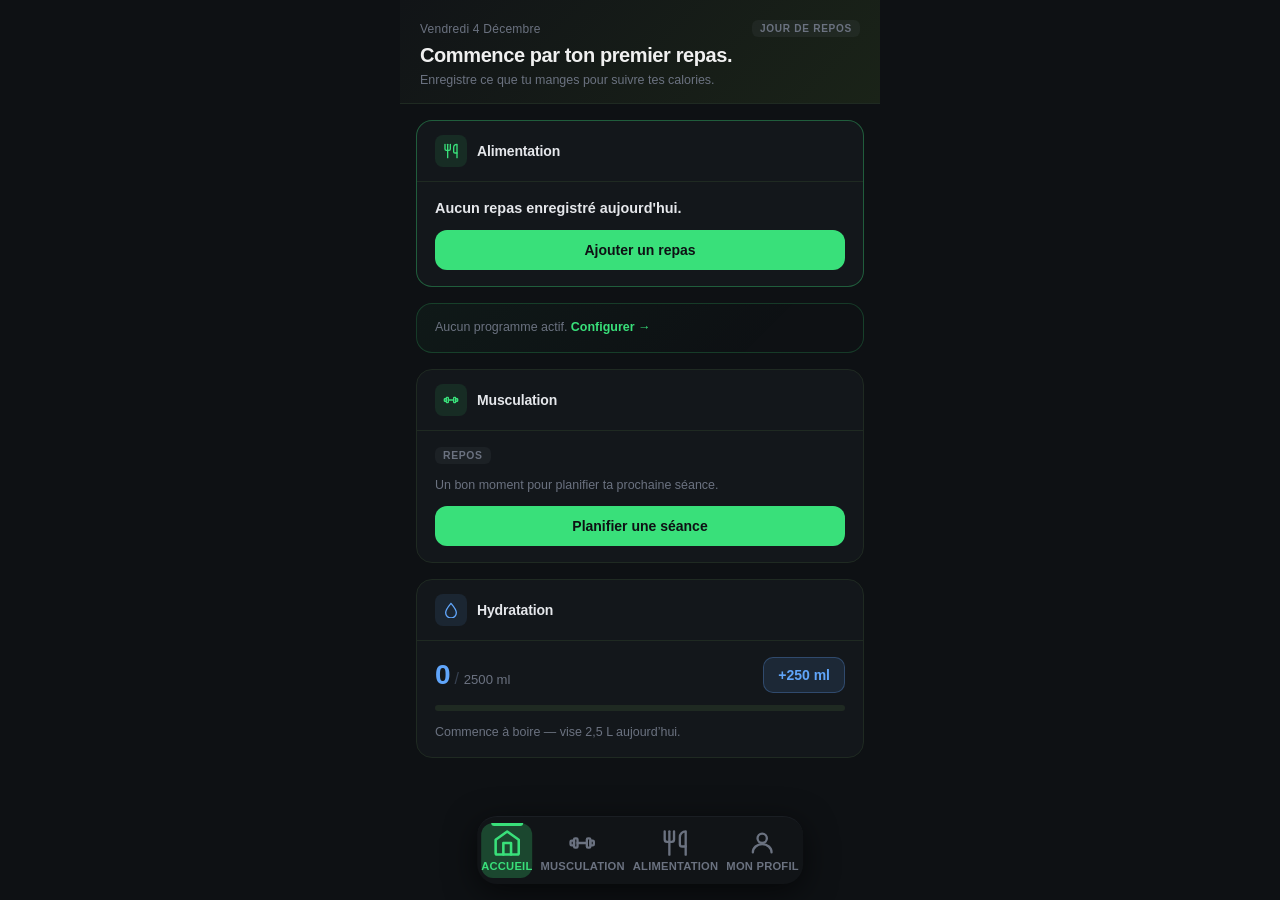
<file: index.html>
<!DOCTYPE html>
<html lang="fr">
<head>
  <meta charset="UTF-8">
  <meta name="viewport" content="width=device-width, initial-scale=1.0, user-scalable=no, maximum-scale=1.0">
  <title>FitTrack — Accueil</title>
  <link rel="stylesheet" href="navbar.css">
  <link rel="stylesheet" href="index.css">
</head>
<body>

  <!-- ===== EN-TÊTE ===== -->
  <header class="home-header">
    <div class="home-header__top">
      <p id="home-date" class="home-header__date"></p>
      <span id="home-mode-badge" class="home-mode-badge" hidden></span>
    </div>
    <p id="home-message" class="home-header__message">Chargement…</p>
    <p id="home-hint" class="home-header__hint"></p>
    <p id="home-goal-strip" class="home-goal-strip" hidden></p>
    <p id="home-weight-strip" class="home-weight-strip" hidden></p>
  </header>

  <!-- ===== CONTENU PRINCIPAL ===== -->
  <main class="home-main">

    <!-- ─── Programme actif ─── -->
    <section class="home-card home-programme-card" id="home-programme-card" hidden
             aria-label="Programme en cours">
      <div id="home-programme-block"></div>
    </section>

    <!-- ─── Bloc Musculation ─── -->
    <section class="home-card" id="home-muscu-card" aria-label="Musculation">
      <div class="home-card__head">
        <span class="home-card__head-icon" aria-hidden="true">
          <svg xmlns="http://www.w3.org/2000/svg" viewBox="0 0 24 24" fill="none"
               stroke="currentColor" stroke-width="2" stroke-linecap="round" stroke-linejoin="round">
            <rect x="2"  y="10" width="3" height="4" rx="1"/>
            <rect x="19" y="10" width="3" height="4" rx="1"/>
            <rect x="5"  y="8"  width="3" height="8" rx="1"/>
            <rect x="16" y="8"  width="3" height="8" rx="1"/>
            <line x1="8" y1="12" x2="16" y2="12"/>
          </svg>
        </span>
        <h2 class="home-card__title">Musculation</h2>
      </div>
      <div id="home-muscu-block" class="home-card__body">
        <!-- Rendu par accueil.js -->
      </div>
    </section>

    <!-- ─── Bloc Alimentation ─── -->
    <section class="home-card" id="home-alim-card" aria-label="Alimentation">
      <div class="home-card__head">
        <span class="home-card__head-icon" aria-hidden="true">
          <svg xmlns="http://www.w3.org/2000/svg" viewBox="0 0 24 24" fill="none"
               stroke="currentColor" stroke-width="2" stroke-linecap="round" stroke-linejoin="round">
            <path d="M3 2v7c0 1.1.9 2 2 2h4a2 2 0 0 0 2-2V2"/>
            <path d="M7 2v20"/>
            <path d="M21 15V2a5 5 0 0 0-5 5v6c0 1.1.9 2 2 2h3"/>
            <line x1="21" y1="15" x2="21" y2="22"/>
          </svg>
        </span>
        <h2 class="home-card__title">Alimentation</h2>
      </div>
      <div id="home-alim-block" class="home-card__body">
        <!-- Rendu par accueil.js -->
      </div>
    </section>

    <!-- ─── Bloc Hydratation ─── -->
    <section class="home-card" id="home-hydra-card" aria-label="Hydratation">
      <div class="home-card__head">
        <span class="home-card__head-icon home-card__head-icon--water" aria-hidden="true">
          <svg xmlns="http://www.w3.org/2000/svg" viewBox="0 0 24 24" fill="none"
               stroke="currentColor" stroke-width="2" stroke-linecap="round" stroke-linejoin="round">
            <path d="M12 2C6 9 4 13 4 16a8 8 0 0 0 16 0c0-3-2-7-8-14z"/>
          </svg>
        </span>
        <h2 class="home-card__title">Hydratation</h2>
      </div>
      <div id="home-hydra-block" class="home-card__body">
        <!-- Rendu par accueil.js -->
      </div>
    </section>

  </main>

  <!-- ===== NAVBAR FIXE EN BAS ===== -->
  <nav class="bottom-nav" role="navigation" aria-label="Navigation principale">

    <a href="index.html" class="nav-item active" aria-label="Accueil">
      <span class="nav-icon" aria-hidden="true">
        <svg xmlns="http://www.w3.org/2000/svg" viewBox="0 0 24 24" fill="none"
             width="24" height="24"
             stroke="currentColor" stroke-width="2" stroke-linecap="round" stroke-linejoin="round">
          <path d="M3 9.5L12 3l9 6.5V20a1 1 0 0 1-1 1H4a1 1 0 0 1-1-1V9.5z"/>
          <polyline points="9 21 9 12 15 12 15 21"/>
        </svg>
      </span>
      <span class="nav-label">Accueil</span>
    </a>

    <a href="musculation.html" class="nav-item" aria-label="Musculation">
      <span class="nav-icon" aria-hidden="true">
        <svg xmlns="http://www.w3.org/2000/svg" viewBox="0 0 24 24" fill="none"
             width="24" height="24"
             stroke="currentColor" stroke-width="2" stroke-linecap="round" stroke-linejoin="round">
          <rect x="2"  y="10" width="3" height="4" rx="1"/>
          <rect x="19" y="10" width="3" height="4" rx="1"/>
          <rect x="5"  y="8"  width="3" height="8" rx="1"/>
          <rect x="16" y="8"  width="3" height="8" rx="1"/>
          <line x1="8" y1="12" x2="16" y2="12"/>
        </svg>
      </span>
      <span class="nav-label">Musculation</span>
    </a>

    <a href="alimentation/alimentation.html" class="nav-item" aria-label="Alimentation">
      <span class="nav-icon" aria-hidden="true">
        <svg xmlns="http://www.w3.org/2000/svg" viewBox="0 0 24 24" fill="none"
             width="24" height="24"
             stroke="currentColor" stroke-width="2" stroke-linecap="round" stroke-linejoin="round">
          <path d="M3 2v7c0 1.1.9 2 2 2h4a2 2 0 0 0 2-2V2"/>
          <path d="M7 2v20"/>
          <path d="M21 15V2a5 5 0 0 0-5 5v6c0 1.1.9 2 2 2h3"/>
          <line x1="21" y1="15" x2="21" y2="22"/>
        </svg>
      </span>
      <span class="nav-label">Alimentation</span>
    </a>

    <a href="profil.html" class="nav-item" aria-label="Mon profil">
      <span class="nav-icon" aria-hidden="true">
        <svg xmlns="http://www.w3.org/2000/svg" viewBox="0 0 24 24" fill="none"
             width="24" height="24"
             stroke="currentColor" stroke-width="2" stroke-linecap="round" stroke-linejoin="round">
          <circle cx="12" cy="8" r="4"/>
          <path d="M4 20c0-4 3.6-7 8-7s8 3 8 7"/>
        </svg>
      </span>
      <span class="nav-label">Mon profil</span>
    </a>

  </nav>

  <script src="js/data.js"></script>
  <script src="js/phase-detail.js"></script>
  <script src="js/accueil.js"></script>
</body>
</html>
</file>
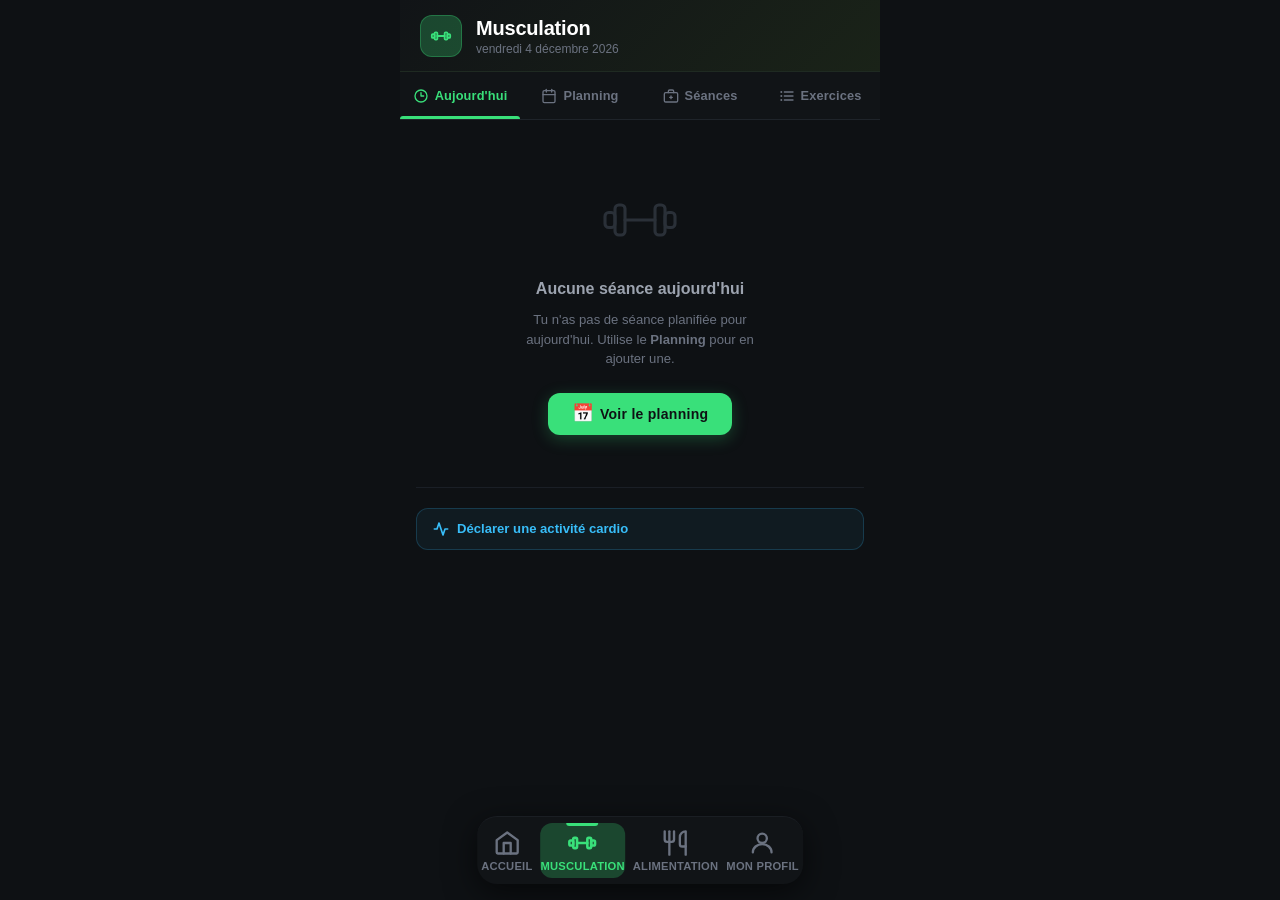
<file: exercice.html>
<!DOCTYPE html>
<html lang="fr">
<head>
  <meta charset="UTF-8">
  <meta name="viewport" content="width=device-width, initial-scale=1.0, user-scalable=no, maximum-scale=1.0">
  <!-- Le titre est mis à jour par JS selon l'exercice chargé -->
  <title>FitTrack — Exercice</title>
  <link rel="stylesheet" href="navbar.css">
  <link rel="stylesheet" href="exercice.css">
</head>
<body>



  <!-- ============================================================
       ÉCRAN 2 — PAGE EXERCICE (onglets stats + historique)
       Affiché par JS quand le 1RM est connu.
       Les radio inputs sont enfants directs de .exercise-page :
       sélecteurs CSS ~ (tab-header, tabs-track) fonctionnent.
       ============================================================ -->
  <div class="exercise-page" id="exercise-page" style="display:none" aria-live="polite">

    <input type="radio" id="tab-stats"   name="exercise-tabs" checked>
    <input type="radio" id="tab-history" name="exercise-tabs">
    <input type="radio" id="tab-info"    name="exercise-tabs">

    <!-- ===== EN-TÊTE ===== -->
    <header class="exercise-header">

      <a href="musculation.html" class="exercise-header__back" aria-label="Retour aux exercices">
        <svg xmlns="http://www.w3.org/2000/svg" viewBox="0 0 24 24" fill="none"
             stroke="currentColor" stroke-width="2.5" stroke-linecap="round" stroke-linejoin="round">
          <polyline points="15 18 9 12 15 6"/>
        </svg>
      </a>

      <div class="exercise-header__info">
        <!-- data-exo-name / data-exo-muscle : peuplés par exercice.js -->
        <h1 class="exercise-header__name"  data-exo-name></h1>
        <span class="exercise-header__muscle" data-exo-muscle></span>
      </div>

      <!-- data-exo-rm : conteneur, .rm-value peuplé par exercice.js -->
      <div class="exercise-header__rm" data-exo-rm>
        <span class="exercise-header__rm-value rm-value">—</span>
        <span class="exercise-header__rm-unit">kg</span>
      </div>

    </header>

    <!-- ===== BARRE D'ONGLETS ===== -->
    <nav class="tabs-header" role="tablist" aria-label="Sections de l'exercice">

      <label for="tab-stats" class="tab-btn" role="tab" aria-controls="panel-stats">
        <span class="tab-btn__icon" aria-hidden="true">
          <svg xmlns="http://www.w3.org/2000/svg" viewBox="0 0 24 24" fill="none"
               stroke="currentColor" stroke-width="2" stroke-linecap="round" stroke-linejoin="round">
            <line x1="18" y1="20" x2="18" y2="10"/>
            <line x1="12" y1="20" x2="12" y2="4"/>
            <line x1="6"  y1="20" x2="6"  y2="14"/>
          </svg>
        </span>
        <span class="tab-btn__label">Mes stats</span>
      </label>

      <label for="tab-history" class="tab-btn" role="tab" aria-controls="panel-history">
        <span class="tab-btn__icon" aria-hidden="true">
          <svg xmlns="http://www.w3.org/2000/svg" viewBox="0 0 24 24" fill="none"
               stroke="currentColor" stroke-width="2" stroke-linecap="round" stroke-linejoin="round">
            <circle cx="12" cy="12" r="9"/>
            <polyline points="12 7 12 12 15 15"/>
          </svg>
        </span>
        <span class="tab-btn__label">Historique</span>
      </label>

      <label for="tab-info" class="tab-btn" role="tab" aria-controls="panel-info">
        <span class="tab-btn__icon" aria-hidden="true">
          <svg xmlns="http://www.w3.org/2000/svg" viewBox="0 0 24 24" fill="none"
               stroke="currentColor" stroke-width="2" stroke-linecap="round" stroke-linejoin="round">
            <path d="M4 19.5A2.5 2.5 0 0 1 6.5 17H20"/>
            <path d="M6.5 2H20v20H6.5A2.5 2.5 0 0 1 4 19.5v-15A2.5 2.5 0 0 1 6.5 2z"/>
          </svg>
        </span>
        <span class="tab-btn__label">Info</span>
      </label>

      <span class="tab-indicator" aria-hidden="true"></span>

    </nav>

    <!-- ===== ZONE DE CONTENU — TRACK HORIZONTAL ===== -->
    <div class="tabs-track">

      <!-- ── ONGLET 1 : MES STATS ── -->
      <section class="tab-panel stats-tab" id="panel-stats" role="tabpanel" aria-labelledby="tab-stats">

        <!-- CARDIO STATS — visible uniquement pour les exercices Cardio -->
        <div id="cardio-stats-block" style="display:none">

          <!-- Tuiles récapitulatives -->
          <div class="cardio-stats-grid" id="cardio-stats-grid"></div>

          <!-- Graphique durée -->
          <div class="rm-chart-block">
            <div class="rm-chart-block__header">
              <h2 class="section-title">Évolution de la durée</h2>
              <span class="rm-chart-block__trend" id="cardio-chart-trend"></span>
            </div>
            <p class="section-sub">Durée par session (minutes)</p>
            <div class="rm-chart" role="img" aria-label="Graphique d'évolution de la durée">
              <div class="chart-grid" id="cardio-grid" aria-hidden="true"></div>
              <div class="chart-bars" id="cardio-bars"></div>
              <div class="chart-labels" id="cardio-labels" aria-hidden="true"></div>
            </div>
          </div>

        </div>

        <!-- BLOC 1 : CARTE 1RM (calculé automatiquement via l'historique) -->
        <div class="stat-hero">
          <div class="stat-hero__label">1RM estimé <span class="stat-hero__badge">automatique</span></div>
          <div class="stat-hero__value">
            <span class="rm-value">—</span><span class="stat-hero__unit">kg</span>
          </div>
          <div class="stat-hero__meta" data-rm-date>Réalise des séances pour estimer ton 1RM</div>
        </div>

        <!-- BLOC 2 : SÉLECTEUR DE ZONE D'ENTRAÎNEMENT
             Technique CSS : radio inputs + sélecteurs ~
             Les poids (data-zone-weight) sont mis à jour par exercice.js -->
        <div class="zone-selector-wrapper">

          <input type="radio" id="z50"  name="zone-pct" class="zone-radio" value="50">
          <input type="radio" id="z60"  name="zone-pct" class="zone-radio" value="60">
          <input type="radio" id="z70"  name="zone-pct" class="zone-radio" value="70" checked>
          <input type="radio" id="z75"  name="zone-pct" class="zone-radio" value="75">
          <input type="radio" id="z80"  name="zone-pct" class="zone-radio" value="80">
          <input type="radio" id="z85"  name="zone-pct" class="zone-radio" value="85">
          <input type="radio" id="z90"  name="zone-pct" class="zone-radio" value="90">
          <input type="radio" id="z100" name="zone-pct" class="zone-radio" value="100">

          <h2 class="section-title">Zone d'entraînement</h2>
          <p  class="section-sub">Sélectionne un pourcentage de ton 1RM</p>

          <div class="zone-chips" role="group" aria-label="Pourcentage du 1RM">
            <label for="z50"  class="zone-chip">50 %</label>
            <label for="z60"  class="zone-chip">60 %</label>
            <label for="z70"  class="zone-chip">70 %</label>
            <label for="z75"  class="zone-chip">75 %</label>
            <label for="z80"  class="zone-chip">80 %</label>
            <label for="z85"  class="zone-chip">85 %</label>
            <label for="z90"  class="zone-chip">90 %</label>
            <label for="z100" class="zone-chip">100 %</label>
          </div>

          <!-- Cartes résultat — une visible à la fois (CSS :checked ~)
               data-zone-weight : valeur mise à jour par exercice.js -->

          <div class="zone-result zone-result--activation">
            <div class="zone-result__header">
              <span class="zone-result__pct">50 %</span>
              <span class="zone-result__weight" data-zone-weight="50">— <small>kg</small></span>
            </div>
            <div class="zone-result__badge">Activation</div>
            <p class="zone-result__desc">Échauffement et mobilité articulaire.</p>
            <div class="zone-result__prescription">
              <span>🔁 15–20 reps</span><span>📦 2–3 séries</span><span>⏱ 45 s repos</span>
            </div>
          </div>

          <div class="zone-result zone-result--endurance">
            <div class="zone-result__header">
              <span class="zone-result__pct">60 %</span>
              <span class="zone-result__weight" data-zone-weight="60">— <small>kg</small></span>
            </div>
            <div class="zone-result__badge">Endurance</div>
            <p class="zone-result__desc">Développe la résistance musculaire sur la durée.</p>
            <div class="zone-result__prescription">
              <span>🔁 15+ reps</span><span>📦 3–4 séries</span><span>⏱ 60 s repos</span>
            </div>
          </div>

          <div class="zone-result zone-result--hypertrophy">
            <div class="zone-result__header">
              <span class="zone-result__pct">70 %</span>
              <span class="zone-result__weight" data-zone-weight="70">— <small>kg</small></span>
            </div>
            <div class="zone-result__badge">Hypertrophie</div>
            <p class="zone-result__desc">Zone principale de prise de masse musculaire.</p>
            <div class="zone-result__prescription">
              <span>🔁 10–12 reps</span><span>📦 3–4 séries</span><span>⏱ 60–90 s repos</span>
            </div>
          </div>

          <div class="zone-result zone-result--hypertrophy-plus">
            <div class="zone-result__header">
              <span class="zone-result__pct">75 %</span>
              <span class="zone-result__weight" data-zone-weight="75">— <small>kg</small></span>
            </div>
            <div class="zone-result__badge">Hypertrophie+</div>
            <p class="zone-result__desc">Volume modéré, charge plus lourde — compromis masse/force.</p>
            <div class="zone-result__prescription">
              <span>🔁 8–10 reps</span><span>📦 3–5 séries</span><span>⏱ 90 s repos</span>
            </div>
          </div>

          <div class="zone-result zone-result--strength">
            <div class="zone-result__header">
              <span class="zone-result__pct">80 %</span>
              <span class="zone-result__weight" data-zone-weight="80">— <small>kg</small></span>
            </div>
            <div class="zone-result__badge">Force</div>
            <p class="zone-result__desc">Développe la force fonctionnelle et la densité musculaire.</p>
            <div class="zone-result__prescription">
              <span>🔁 5–8 reps</span><span>📦 4–5 séries</span><span>⏱ 2 min repos</span>
            </div>
          </div>

          <div class="zone-result zone-result--heavy-strength">
            <div class="zone-result__header">
              <span class="zone-result__pct">85 %</span>
              <span class="zone-result__weight" data-zone-weight="85">— <small>kg</small></span>
            </div>
            <div class="zone-result__badge">Force lourde</div>
            <p class="zone-result__desc">Recrutement neuromusculaire maximal, charges lourdes.</p>
            <div class="zone-result__prescription">
              <span>🔁 3–5 reps</span><span>📦 4–5 séries</span><span>⏱ 2–3 min repos</span>
            </div>
          </div>

          <div class="zone-result zone-result--power">
            <div class="zone-result__header">
              <span class="zone-result__pct">90 %</span>
              <span class="zone-result__weight" data-zone-weight="90">— <small>kg</small></span>
            </div>
            <div class="zone-result__badge">Puissance</div>
            <p class="zone-result__desc">Explosivité maximale — approche du maximum absolu.</p>
            <div class="zone-result__prescription">
              <span>🔁 1–3 reps</span><span>📦 3–5 séries</span><span>⏱ 3–5 min repos</span>
            </div>
          </div>

          <div class="zone-result zone-result--max">
            <div class="zone-result__header">
              <span class="zone-result__pct">100 %</span>
              <span class="zone-result__weight" data-zone-weight="100">— <small>kg</small></span>
            </div>
            <div class="zone-result__badge">1RM — Test max</div>
            <p class="zone-result__desc">Effort maximum absolu. À faire rarement, avec un pareur.</p>
            <div class="zone-result__prescription">
              <span>🔁 1 rep</span><span>📦 1–2 essais</span><span>⏱ 5+ min repos</span>
            </div>
          </div>

        </div><!-- fin .zone-selector-wrapper -->

        <!-- BLOC 3 : GRAPHIQUE D'ÉVOLUTION DU 1RM
             Barres + labels rendus dynamiquement par exercice.js -->
        <div class="rm-chart-block">
          <div class="rm-chart-block__header">
            <h2 class="section-title">Évolution du 1RM</h2>
            <span class="rm-chart-block__trend rm-chart-block__trend--up"></span>
          </div>
          <p class="section-sub">Poids max enregistré par séance</p>

          <div class="rm-chart" role="img" aria-label="Graphique d'évolution du poids maximal">
            <!-- Grille Y — mise à jour par exercice.js -->
            <div class="chart-grid" aria-hidden="true"></div>
            <!-- Barres — rendu complet par exercice.js -->
            <div class="chart-bars"></div>
            <!-- Labels X — rendu complet par exercice.js -->
            <div class="chart-labels" aria-hidden="true"></div>
          </div>
        </div>

      </section>

      <!-- ── ONGLET 2 : HISTORIQUE ── -->
      <section class="tab-panel history-tab" id="panel-history" role="tabpanel" aria-labelledby="tab-history">

        <div class="history-header">
          <h2 class="history-header__title">Historique</h2>
          <span class="history-header__count">0 séance</span>
        </div>

        <!-- Liste rendue dynamiquement par exercice.js -->
        <ol class="history-list"></ol>

        <div class="history-empty-hint">
          Les prochaines séances apparaîtront ici automatiquement.
        </div>

      </section>

      <!-- ── ONGLET 3 : INFO ── -->
      <section class="tab-panel info-tab" id="panel-info" role="tabpanel" aria-labelledby="tab-info">

        <!-- Recommandations (déplacées depuis l'onglet Stats) -->
        <div id="reco-block" class="reco-block" style="display:none">
          <h2 class="section-title">Recommandations Hypertrophie</h2>
          <p  class="section-sub" id="reco-type-label"></p>
          <div class="reco-grid" id="reco-grid"></div>
        </div>

        <!-- Photos de l'exercice -->
        <div class="info-section">
          <div class="info-section__header">
            <h2 class="section-title">Photos</h2>
            <button class="info-add-btn" id="btn-add-photo" type="button">
              <svg xmlns="http://www.w3.org/2000/svg" viewBox="0 0 24 24" fill="none"
                   stroke="currentColor" stroke-width="2.5" stroke-linecap="round" stroke-linejoin="round"
                   width="14" height="14" aria-hidden="true">
                <line x1="12" y1="5" x2="12" y2="19"/>
                <line x1="5" y1="12" x2="19" y2="12"/>
              </svg>
              Ajouter
            </button>
          </div>
          <!-- Input fichier caché — déclenché par le bouton -->
          <input type="file" id="photo-input" accept="image/*" style="display:none">
          <!-- Grille injectée par exercice.js -->
          <div class="info-images-grid" id="info-images-grid"></div>
          <p class="info-images-hint" id="info-images-hint">Max 3 photos · stockées sur cet appareil</p>
        </div>

        <!-- Notes libres -->
        <div class="info-section">
          <h2 class="section-title">Notes</h2>
          <p class="section-sub">Exécution, conseils, erreurs à éviter…</p>
          <textarea class="info-notes" id="info-notes" rows="7"
                    placeholder="Décris comment effectuer cet exercice, les points clés à respecter, les erreurs courantes à éviter…"></textarea>
          <div class="info-notes-footer">
            <button class="info-save-btn" id="btn-save-notes" type="button">Enregistrer</button>
            <span class="info-save-status" id="notes-save-status"></span>
          </div>
        </div>

      </section>

    </div>
    <!-- ===== FIN TABS TRACK ===== -->

  </div>
  <!-- ===== FIN ÉCRAN 2 ===== -->


  <!-- ===== NAVBAR FIXE EN BAS ===== -->
  <nav class="bottom-nav" role="navigation" aria-label="Navigation principale">

    <a href="index.html" class="nav-item" aria-label="Accueil">
      <span class="nav-icon" aria-hidden="true">
        <svg xmlns="http://www.w3.org/2000/svg" viewBox="0 0 24 24" fill="none"
             width="24" height="24"
             stroke="currentColor" stroke-width="2" stroke-linecap="round" stroke-linejoin="round">
          <path d="M3 9.5L12 3l9 6.5V20a1 1 0 0 1-1 1H4a1 1 0 0 1-1-1V9.5z"/>
          <polyline points="9 21 9 12 15 12 15 21"/>
        </svg>
      </span>
      <span class="nav-label">Accueil</span>
    </a>

    <a href="musculation.html" class="nav-item active" aria-label="Musculation">
      <span class="nav-icon" aria-hidden="true">
        <svg xmlns="http://www.w3.org/2000/svg" viewBox="0 0 24 24" fill="none"
             width="24" height="24"
             stroke="currentColor" stroke-width="2" stroke-linecap="round" stroke-linejoin="round">
          <rect x="2"  y="10" width="3" height="4" rx="1"/>
          <rect x="19" y="10" width="3" height="4" rx="1"/>
          <rect x="5"  y="8"  width="3" height="8" rx="1"/>
          <rect x="16" y="8"  width="3" height="8" rx="1"/>
          <line x1="8" y1="12" x2="16" y2="12"/>
        </svg>
      </span>
      <span class="nav-label">Musculation</span>
    </a>

    <a href="alimentation/alimentation.html" class="nav-item" aria-label="Alimentation">
      <span class="nav-icon" aria-hidden="true">
        <svg xmlns="http://www.w3.org/2000/svg" viewBox="0 0 24 24" fill="none"
             width="24" height="24"
             stroke="currentColor" stroke-width="2" stroke-linecap="round" stroke-linejoin="round">
          <path d="M3 2v7c0 1.1.9 2 2 2h4a2 2 0 0 0 2-2V2"/>
          <path d="M7 2v20"/>
          <path d="M21 15V2a5 5 0 0 0-5 5v6c0 1.1.9 2 2 2h3"/>
          <line x1="21" y1="15" x2="21" y2="22"/>
        </svg>
      </span>
      <span class="nav-label">Alimentation</span>
    </a>

    <a href="profil.html" class="nav-item" aria-label="Mon profil">
      <span class="nav-icon" aria-hidden="true">
        <svg xmlns="http://www.w3.org/2000/svg" viewBox="0 0 24 24" fill="none"
             width="24" height="24"
             stroke="currentColor" stroke-width="2" stroke-linecap="round" stroke-linejoin="round">
          <circle cx="12" cy="8" r="4"/>
          <path d="M4 20c0-4 3.6-7 8-7s8 3 8 7"/>
        </svg>
      </span>
      <span class="nav-label">Mon profil</span>
    </a>

  </nav>

  <!-- Scripts — data.js TOUJOURS avant exercice.js -->
  <script src="js/data.js"></script>
  <script src="js/exercice.js"></script>

</body>
</html>
</file>
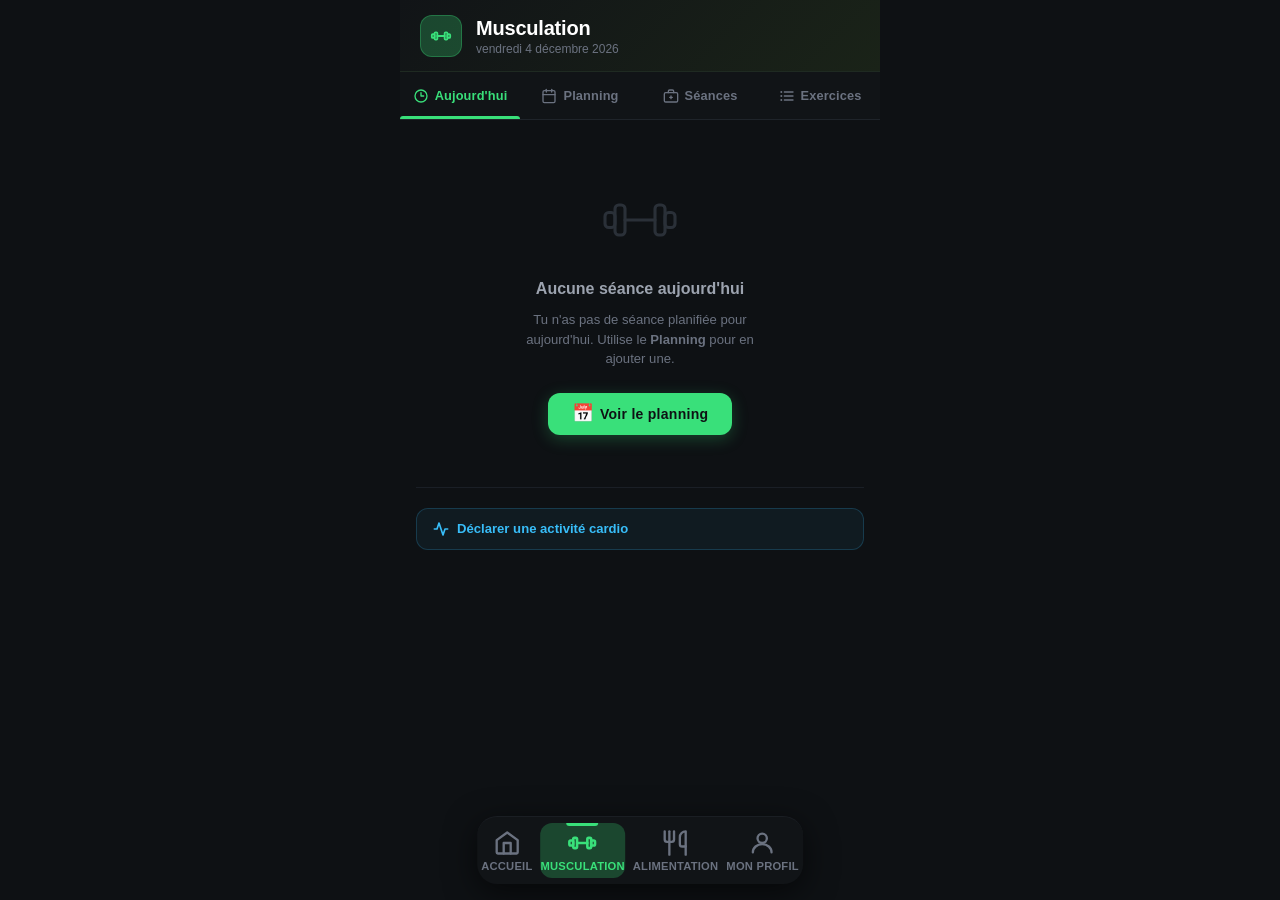
<file: musculation.html>
<!DOCTYPE html>
<html lang="fr">
<head>
  <meta charset="UTF-8">
  <meta name="viewport" content="width=device-width, initial-scale=1.0, user-scalable=no, maximum-scale=1.0">
  <title>FitTrack — Musculation</title>
  <link rel="stylesheet" href="navbar.css">
  <link rel="stylesheet" href="musculation.css">
</head>
<body>

  <!-- ============================================================
       RADIO INPUTS — pilotent les 4 onglets via CSS ~
       tab-seance    → onglet 1 : Aujourd'hui
       tab-planning  → onglet 2 : Planning
       tab-modeles   → onglet 3 : Séances (modèles)
       tab-exercices → onglet 4 : Exercices
       ============================================================ -->
  <input type="radio" id="tab-seance"    name="musculation-tabs" checked>
  <input type="radio" id="tab-planning"  name="musculation-tabs">
  <input type="radio" id="tab-modeles"   name="musculation-tabs">
  <input type="radio" id="tab-exercices" name="musculation-tabs">

  <!-- Checkbox modale ajout exercice -->
  <input type="checkbox" id="show-add-exercise" class="modal-toggle">
  <!-- Checkbox modale création modèle de séance -->
  <input type="checkbox" id="show-add-template" class="modal-toggle">

  <!-- ===== EN-TÊTE DE PAGE ===== -->
  <header class="page-header">
    <div class="page-header__inner">
      <div class="page-header__icon" aria-hidden="true">
        <svg xmlns="http://www.w3.org/2000/svg" viewBox="0 0 24 24" fill="none"
             stroke="currentColor" stroke-width="2" stroke-linecap="round" stroke-linejoin="round">
          <rect x="2"  y="10" width="3" height="4" rx="1"/>
          <rect x="19" y="10" width="3" height="4" rx="1"/>
          <rect x="5"  y="8"  width="3" height="8" rx="1"/>
          <rect x="16" y="8"  width="3" height="8" rx="1"/>
          <line x1="8" y1="12" x2="16" y2="12"/>
        </svg>
      </div>
      <div>
        <h1 class="page-header__title">Musculation</h1>
        <!-- Date mise à jour par musculation.js -->
        <p class="page-header__subtitle"></p>
      </div>
    </div>
  </header>

  <!-- ===== BARRE D'ONGLETS (4 onglets) ===== -->
  <div class="tabs-header" role="tablist" aria-label="Sections musculation">

    <!-- Onglet 1 : Aujourd'hui -->
    <label for="tab-seance" class="tab-btn" role="tab" aria-controls="panel-seance">
      <span class="tab-btn__icon" aria-hidden="true">
        <svg xmlns="http://www.w3.org/2000/svg" viewBox="0 0 24 24" fill="none"
             stroke="currentColor" stroke-width="2" stroke-linecap="round" stroke-linejoin="round">
          <circle cx="12" cy="12" r="9"/>
          <polyline points="12 7 12 12 16 12"/>
        </svg>
      </span>
      <span class="tab-btn__label">Aujourd'hui</span>
    </label>

    <!-- Onglet 2 : Planning -->
    <label for="tab-planning" class="tab-btn" role="tab" aria-controls="panel-planning">
      <span class="tab-btn__icon" aria-hidden="true">
        <svg xmlns="http://www.w3.org/2000/svg" viewBox="0 0 24 24" fill="none"
             stroke="currentColor" stroke-width="2" stroke-linecap="round" stroke-linejoin="round">
          <rect x="3" y="4" width="18" height="18" rx="2"/>
          <line x1="16" y1="2" x2="16" y2="6"/>
          <line x1="8"  y1="2" x2="8"  y2="6"/>
          <line x1="3"  y1="10" x2="21" y2="10"/>
        </svg>
      </span>
      <span class="tab-btn__label">Planning</span>
    </label>

    <!-- Onglet 3 : Séances (modèles) -->
    <label for="tab-modeles" class="tab-btn" role="tab" aria-controls="panel-modeles">
      <span class="tab-btn__icon" aria-hidden="true">
        <svg xmlns="http://www.w3.org/2000/svg" viewBox="0 0 24 24" fill="none"
             stroke="currentColor" stroke-width="2" stroke-linecap="round" stroke-linejoin="round">
          <rect x="2" y="7" width="20" height="14" rx="2"/>
          <path d="M16 7V5a2 2 0 0 0-2-2h-4a2 2 0 0 0-2 2v2"/>
          <line x1="12" y1="12" x2="12" y2="16"/>
          <line x1="10" y1="14" x2="14" y2="14"/>
        </svg>
      </span>
      <span class="tab-btn__label">Séances</span>
    </label>

    <!-- Onglet 4 : Exercices -->
    <label for="tab-exercices" class="tab-btn" role="tab" aria-controls="panel-exercices">
      <span class="tab-btn__icon" aria-hidden="true">
        <svg xmlns="http://www.w3.org/2000/svg" viewBox="0 0 24 24" fill="none"
             stroke="currentColor" stroke-width="2" stroke-linecap="round" stroke-linejoin="round">
          <line x1="8"  y1="6"  x2="21" y2="6"/>
          <line x1="8"  y1="12" x2="21" y2="12"/>
          <line x1="8"  y1="18" x2="21" y2="18"/>
          <circle cx="3.5" cy="6"  r="1.5" fill="currentColor" stroke="none"/>
          <circle cx="3.5" cy="12" r="1.5" fill="currentColor" stroke="none"/>
          <circle cx="3.5" cy="18" r="1.5" fill="currentColor" stroke="none"/>
        </svg>
      </span>
      <span class="tab-btn__label">Exercices</span>
    </label>

    <span class="tab-indicator" aria-hidden="true"></span>
  </div>

  <!-- ===== TRACK HORIZONTAL (4 panneaux) ===== -->
  <div class="tabs-track">

    <!-- ══════════════════════════════════════════════════════════
         PANNEAU 1 : AUJOURD'HUI
         Séances planifiées pour la date du jour.
         ══════════════════════════════════════════════════════════ -->
    <section class="tab-panel" id="panel-seance" role="tabpanel">

      <!-- Bannière "Reprendre la séance" (injectée par JS si session active) -->
      <div id="active-session-banner"></div>

      <!-- État vide -->
      <div class="today-empty" id="today-empty">
        <div class="empty-state">
          <div class="empty-state__icon" aria-hidden="true">
            <svg xmlns="http://www.w3.org/2000/svg" viewBox="0 0 64 64" fill="none"
                 stroke="currentColor" stroke-width="2.5" stroke-linecap="round" stroke-linejoin="round">
              <rect x="4"  y="26" width="8"  height="12" rx="3"/>
              <rect x="52" y="26" width="8"  height="12" rx="3"/>
              <rect x="12" y="20" width="8"  height="24" rx="3"/>
              <rect x="44" y="20" width="8"  height="24" rx="3"/>
              <line x1="20" y1="32" x2="44" y2="32"/>
            </svg>
          </div>
          <p class="empty-state__title">Aucune séance aujourd'hui</p>
          <p class="empty-state__desc">
            Tu n'as pas de séance planifiée pour aujourd'hui.
            Utilise le <strong>Planning</strong> pour en ajouter une.
          </p>
          <label for="tab-planning" class="btn-cta" role="button">
            <span class="btn-cta__icon" aria-hidden="true">📅</span>
            Voir le planning
          </label>
        </div>
      </div>

      <!-- Liste des séances planifiées aujourd'hui (rendu par JS) -->
      <div id="today-sessions-list" style="display:none"></div>

      <!-- Bouton déclaration cardio manuelle -->
      <div class="cardio-declare-zone" id="cardio-declare-zone">
        <button class="btn-cardio-declare" id="btn-cardio-declare" type="button">
          <svg xmlns="http://www.w3.org/2000/svg" viewBox="0 0 24 24" fill="none"
               stroke="currentColor" stroke-width="2.5" stroke-linecap="round" stroke-linejoin="round"
               width="16" height="16" aria-hidden="true">
            <polyline points="22 12 18 12 15 21 9 3 6 12 2 12"/>
          </svg>
          Déclarer une activité cardio
        </button>
      </div>

    </section>

    <!-- ══════════════════════════════════════════════════════════
         PANNEAU 2 : PLANNING
         Vue semaine — rendu par musculation.js
         ══════════════════════════════════════════════════════════ -->
    <section class="tab-panel" id="panel-planning" role="tabpanel">

      <!-- Navigation semaine -->
      <div class="musc-week-nav" id="musc-week-nav">
        <button class="musc-week-nav__btn" id="musc-prev-week" aria-label="Semaine précédente">
          <svg xmlns="http://www.w3.org/2000/svg" viewBox="0 0 24 24" fill="none"
               stroke="currentColor" stroke-width="2.5" stroke-linecap="round" stroke-linejoin="round"
               width="18" height="18">
            <polyline points="15 18 9 12 15 6"/>
          </svg>
        </button>
        <span class="musc-week-nav__label" id="musc-week-label">Semaine du …</span>
        <button class="musc-week-nav__btn" id="musc-next-week" aria-label="Semaine suivante">
          <svg xmlns="http://www.w3.org/2000/svg" viewBox="0 0 24 24" fill="none"
               stroke="currentColor" stroke-width="2.5" stroke-linecap="round" stroke-linejoin="round"
               width="18" height="18">
            <polyline points="9 18 15 12 9 6"/>
          </svg>
        </button>
      </div>

      <!-- Conteneur des jours (rendu par JS) -->
      <div id="planning-list"></div>

    </section>

    <!-- ══════════════════════════════════════════════════════════
         PANNEAU 3 : SÉANCES (MODÈLES)
         Gestion des modèles réutilisables.
         ══════════════════════════════════════════════════════════ -->
    <section class="tab-panel" id="panel-modeles" role="tabpanel">

      <div class="panel-header">
        <h2 class="panel-header__title">Mes séances</h2>
        <label for="show-add-template" class="panel-header__action" role="button"
               aria-label="Créer un modèle">＋</label>
      </div>

      <!-- Section "Récemment utilisées" (masquée si vide) -->
      <div id="modeles-recent" style="display:none"></div>

      <!-- Liste des modèles actifs -->
      <div id="modeles-list"></div>

      <!-- Lien discret "Gérer mes séances" -->
      <button type="button" class="modeles-manage-link" id="btn-open-manage">
        <svg xmlns="http://www.w3.org/2000/svg" viewBox="0 0 24 24" fill="none"
             stroke="currentColor" stroke-width="2" stroke-linecap="round" stroke-linejoin="round"
             width="14" height="14" aria-hidden="true">
          <circle cx="12" cy="12" r="3"/>
          <path d="M19.4 15a1.65 1.65 0 0 0 .33 1.82l.06.06a2 2 0 1 1-2.83 2.83l-.06-.06a1.65 1.65 0 0 0-1.82-.33 1.65 1.65 0 0 0-1 1.51V21a2 2 0 0 1-4 0v-.09A1.65 1.65 0 0 0 9 19.4a1.65 1.65 0 0 0-1.82.33l-.06.06a2 2 0 1 1-2.83-2.83l.06-.06a1.65 1.65 0 0 0 .33-1.82 1.65 1.65 0 0 0-1.51-1H3a2 2 0 0 1 0-4h.09A1.65 1.65 0 0 0 4.6 9a1.65 1.65 0 0 0-.33-1.82l-.06-.06a2 2 0 1 1 2.83-2.83l.06.06a1.65 1.65 0 0 0 1.82.33H9a1.65 1.65 0 0 0 1-1.51V3a2 2 0 0 1 4 0v.09a1.65 1.65 0 0 0 1 1.51 1.65 1.65 0 0 0 1.82-.33l.06-.06a2 2 0 1 1 2.83 2.83l-.06.06a1.65 1.65 0 0 0-.33 1.82V9a1.65 1.65 0 0 0 1.51 1H21a2 2 0 0 1 0 4h-.09a1.65 1.65 0 0 0-1.51 1z"/>
        </svg>
        <span>Gérer mes séances</span>
        <span class="modeles-manage-link__count" id="manage-link-count"></span>
      </button>

    </section>

    <!-- ══════════════════════════════════════════════════════════
         PANNEAU 4 : EXERCICES
         ══════════════════════════════════════════════════════════ -->
    <section class="tab-panel" id="panel-exercices" role="tabpanel">

      <div class="search-bar" role="search">
        <span class="search-bar__icon" aria-hidden="true">
          <svg xmlns="http://www.w3.org/2000/svg" viewBox="0 0 24 24" fill="none"
               stroke="currentColor" stroke-width="2" stroke-linecap="round" stroke-linejoin="round">
            <circle cx="11" cy="11" r="8"/>
            <line x1="21" y1="21" x2="16.65" y2="16.65"/>
          </svg>
        </span>
        <input class="search-bar__input" type="search" id="exercise-search"
               placeholder="Rechercher un exercice…" aria-label="Rechercher">
      </div>

      <!-- Rangée 1 : groupes musculaires -->
      <div class="filter-chips" id="chips-groupe" role="group" aria-label="Filtrer par groupe musculaire">
        <span class="chip chip--active" data-filter-groupe="">Tous</span>
        <span class="chip" data-filter-groupe="Pectoraux">Pectoraux</span>
        <span class="chip" data-filter-groupe="Dos">Dos</span>
        <span class="chip" data-filter-groupe="Épaules">Épaules</span>
        <span class="chip" data-filter-groupe="Biceps">Biceps</span>
        <span class="chip" data-filter-groupe="Triceps">Triceps</span>
        <span class="chip" data-filter-groupe="Jambes">Jambes</span>
        <span class="chip" data-filter-groupe="Abdos">Abdos</span>
        <span class="chip" data-filter-groupe="Cardio">Cardio</span>
      </div>

      <!-- Rangée 2 : sous-groupes (injectée dynamiquement) -->
      <div class="filter-chips filter-chips--sub" id="chips-sous-groupe" role="group"
           aria-label="Filtrer par zone" style="display:none"></div>

      <!-- Rangée 3 : type + matériel -->
      <div class="filter-chips filter-chips--meta" id="chips-meta" role="group" aria-label="Filtrer par type et matériel">
        <span class="chip chip--meta chip--active" data-filter-type="">Tous types</span>
        <span class="chip chip--meta" data-filter-type="polyarticulaire">Polyarticulaire</span>
        <span class="chip chip--meta" data-filter-type="isolation">Isolation</span>
        <span class="chip chip--sep" aria-hidden="true">|</span>
        <span class="chip chip--meta chip--active" data-filter-materiel="">Tout matériel</span>
        <span class="chip chip--meta" data-filter-materiel="Poids du corps">Poids du corps</span>
        <span class="chip chip--meta" data-filter-materiel="Haltères">Haltères</span>
        <span class="chip chip--meta" data-filter-materiel="Barre">Barre</span>
        <span class="chip chip--meta" data-filter-materiel="Machine">Machine</span>
        <span class="chip chip--meta" data-filter-materiel="Élastique">Élastique</span>
        <span class="chip chip--meta" data-filter-materiel="Kettlebell">Kettlebell</span>
      </div>

      <!-- Liste rendue par musculation.js -->
      <div class="exercises-list"></div>

    </section>

  </div>
  <!-- ===== FIN TRACK ===== -->


  <!-- ══════════════════════════════════════════════════════════
       MODALE : CRÉER UN MODÈLE DE SÉANCE
       Contrôlée par #show-add-template (checkbox CSS)
       ══════════════════════════════════════════════════════════ -->
  <div class="session-modal" id="modal-add-template"
       role="dialog" aria-modal="true" aria-label="Créer un modèle de séance">

    <label for="show-add-template" class="session-modal__overlay" aria-label="Fermer"></label>

    <div class="session-modal__sheet session-modal__sheet--tall">
      <div class="session-modal__handle" aria-hidden="true"></div>

      <h2 class="session-modal__title">Nouveau modèle</h2>
      <p  class="session-modal__subtitle">Crée un modèle réutilisable pour tes séances</p>

      <form id="add-template-form" novalidate>

        <!-- Nom du modèle -->
        <div class="form-field">
          <label class="form-field__label" for="template-nom">Nom du modèle</label>
          <input type="text" id="template-nom" class="form-field__input"
                 placeholder="Ex : Push A, Full Body, Jambes…" autocomplete="off" required>
        </div>

        <!-- Exercices -->
        <div class="form-field">
          <span class="form-field__label">Exercices</span>
          <div id="template-exo-blocks"></div>
          <button type="button" id="btn-add-exo-to-template" class="btn-add-exo">
            <svg xmlns="http://www.w3.org/2000/svg" viewBox="0 0 24 24" fill="none"
                 stroke="currentColor" stroke-width="2.5" stroke-linecap="round" stroke-linejoin="round"
                 width="16" height="16" aria-hidden="true">
              <line x1="12" y1="5" x2="12" y2="19"/><line x1="5" y1="12" x2="19" y2="12"/>
            </svg>
            Ajouter un exercice
          </button>
        </div>

        <button type="submit" class="btn-cta" style="width:100%;justify-content:center;margin-top:0.75rem">
          <span class="btn-cta__icon" aria-hidden="true">✓</span>
          Enregistrer le modèle
        </button>

      </form>

      <label for="show-add-template" class="session-modal__cancel" role="button">Annuler</label>
    </div>
  </div>


  <!-- ══════════════════════════════════════════════════════════
       MODALE : PLANIFIER UNE SÉANCE
       Contrôlée par JS (.plan-modal--open)
       ══════════════════════════════════════════════════════════ -->
  <div class="plan-modal" id="modal-plan-session"
       role="dialog" aria-modal="true" aria-label="Planifier une séance">

    <div class="plan-modal__overlay" id="plan-overlay"></div>

    <div class="plan-modal__sheet">
      <div class="session-modal__handle" aria-hidden="true"></div>

      <h2 class="session-modal__title">Planifier une séance</h2>
      <p class="plan-date-display" id="plan-date-display"></p>

      <!-- Sélecteur de date -->
      <div class="form-field">
        <label class="form-field__label" for="plan-date-input">Date</label>
        <input type="date" id="plan-date-input" class="form-field__input">
      </div>

      <!-- Liste des modèles -->
      <div class="form-field">
        <span class="form-field__label">Choisir un modèle</span>
        <div id="plan-template-list"></div>
      </div>

      <button id="plan-confirm" class="btn-cta" style="width:100%;justify-content:center;margin-top:0.75rem">
        <span class="btn-cta__icon" aria-hidden="true">✓</span>
        Planifier
      </button>
      <button id="plan-cancel" class="session-modal__cancel" style="width:100%;text-align:center;display:block;margin-top:0.25rem">
        Annuler
      </button>
    </div>
  </div>


  <!-- ══════════════════════════════════════════════════════════
       MODALE : AJOUTER UN EXERCICE
       ══════════════════════════════════════════════════════════ -->
  <div class="session-modal" id="modal-add-exercise"
       role="dialog" aria-modal="true" aria-label="Ajouter un exercice">

    <label for="show-add-exercise" class="session-modal__overlay" aria-label="Fermer"></label>

    <div class="session-modal__sheet session-modal__sheet--tall">
      <div class="session-modal__handle" aria-hidden="true"></div>

      <h2 class="session-modal__title">Nouvel exercice</h2>
      <p  class="session-modal__subtitle">Ajoute un exercice à ta bibliothèque</p>

      <form id="add-exercise-form" novalidate>

        <!-- Nom -->
        <div class="form-field">
          <label class="form-field__label" for="new-exo-nom">Nom de l'exercice</label>
          <input type="text" id="new-exo-nom" class="form-field__input"
                 placeholder="Ex : Soulevé de terre" autocomplete="off" required>
        </div>

        <!-- Groupe musculaire -->
        <div class="form-field">
          <label class="form-field__label" for="new-exo-groupe">Groupe musculaire</label>
          <select id="new-exo-groupe" class="form-field__select" required>
            <option value="" disabled selected>Choisir…</option>
            <option value="Pectoraux" data-couleur="pecto">Pectoraux</option>
            <option value="Dos"       data-couleur="dos">Dos</option>
            <option value="Épaules"   data-couleur="epaules">Épaules</option>
            <option value="Biceps"    data-couleur="biceps">Biceps</option>
            <option value="Triceps"   data-couleur="triceps">Triceps</option>
            <option value="Jambes"    data-couleur="jambes">Jambes</option>
            <option value="Abdos"     data-couleur="abdos">Abdos</option>
            <option value="Cardio"    data-couleur="cardio">Cardio</option>
            <option value="Autre"     data-couleur="autre">Autre</option>
          </select>
        </div>

        <!-- Sous-groupe (conditionnel) -->
        <div class="form-field form-field--conditional" id="field-sous-groupe" style="display:none">
          <label class="form-field__label" for="new-exo-sous-groupe">Zone ciblée</label>
          <select id="new-exo-sous-groupe" class="form-field__select">
            <option value="">Indifférent</option>
          </select>
        </div>

        <!-- Type d'exercice -->
        <div class="form-field" id="field-exo-type">
          <span class="form-field__label">Type</span>
          <div class="exo-type-picker">
            <label class="exo-type-chip">
              <input type="radio" name="new-exo-type" value="polyarticulaire">
              <span>Polyarticulaire</span>
            </label>
            <label class="exo-type-chip">
              <input type="radio" name="new-exo-type" value="isolation">
              <span>Isolation</span>
            </label>
          </div>
        </div>

        <!-- Matériel -->
        <div class="form-field" id="field-exo-materiel">
          <span class="form-field__label">Matériel</span>
          <div class="exo-materiel-picker">
            <label class="exo-materiel-chip"><input type="radio" name="new-exo-materiel" value="Poids du corps"><span>Poids du corps</span></label>
            <label class="exo-materiel-chip"><input type="radio" name="new-exo-materiel" value="Haltères"><span>Haltères</span></label>
            <label class="exo-materiel-chip"><input type="radio" name="new-exo-materiel" value="Barre"><span>Barre</span></label>
            <label class="exo-materiel-chip"><input type="radio" name="new-exo-materiel" value="Machine"><span>Machine</span></label>
            <label class="exo-materiel-chip"><input type="radio" name="new-exo-materiel" value="Élastique"><span>Élastique</span></label>
            <label class="exo-materiel-chip"><input type="radio" name="new-exo-materiel" value="Kettlebell"><span>Kettlebell</span></label>
          </div>
        </div>

        <!-- Section optionnelle : infos pédagogiques -->
        <details class="form-exo-info" id="exo-info-section">
          <summary class="form-exo-info__toggle">
            <svg xmlns="http://www.w3.org/2000/svg" viewBox="0 0 24 24" fill="none"
                 stroke="currentColor" stroke-width="2" stroke-linecap="round" stroke-linejoin="round"
                 width="15" height="15" aria-hidden="true">
              <rect x="3" y="3" width="18" height="18" rx="2"/>
              <circle cx="8.5" cy="8.5" r="1.5"/>
              <polyline points="21 15 16 10 5 21"/>
            </svg>
            Ajouter des infos
            <span class="form-exo-info__badge">optionnel</span>
          </summary>

          <div class="form-exo-info__body">
            <!-- Photos -->
            <div class="form-field">
              <span class="form-field__label">Photos</span>
              <div class="info-images-grid" id="new-exo-images-grid"></div>
              <button type="button" class="info-add-btn" id="btn-new-exo-add-photo">
                <svg xmlns="http://www.w3.org/2000/svg" viewBox="0 0 24 24" fill="none"
                     stroke="currentColor" stroke-width="2.5" stroke-linecap="round" stroke-linejoin="round"
                     width="13" height="13" aria-hidden="true">
                  <line x1="12" y1="5" x2="12" y2="19"/><line x1="5" y1="12" x2="19" y2="12"/>
                </svg>
                Ajouter une photo
              </button>
              <input type="file" id="new-exo-photo-input" accept="image/*" multiple style="display:none">
              <p class="info-images-hint" id="new-exo-images-hint">0/3 photos · stockées sur cet appareil</p>
            </div>

            <!-- Notes -->
            <div class="form-field">
              <label class="form-field__label" for="new-exo-notes">Notes</label>
              <textarea class="info-notes" id="new-exo-notes" rows="4"
                        placeholder="Consignes d'exécution, erreurs à éviter, variantes…"></textarea>
            </div>
          </div>
        </details>

        <button type="submit" class="btn-cta" style="width:100%;justify-content:center;margin-top:0.75rem">
          <span class="btn-cta__icon" aria-hidden="true">＋</span>
          Ajouter l'exercice
        </button>

      </form>

      <label for="show-add-exercise" class="session-modal__cancel" role="button">Annuler</label>
    </div>
  </div>


  <!-- ══════════════════════════════════════════════════════════
       MODALE : CONFIRMATION SUPPRESSION EXERCICE
       ══════════════════════════════════════════════════════════ -->
  <div class="confirm-modal" id="modal-delete-exo" role="dialog" aria-modal="true" aria-label="Confirmer la suppression">
    <div class="confirm-modal__overlay" id="confirm-overlay"></div>
    <div class="confirm-modal__box">
      <p class="confirm-modal__title">Supprimer cet exercice ?</p>
      <p class="confirm-modal__name" id="confirm-exo-name"></p>
      <div class="confirm-modal__actions">
        <button class="confirm-modal__btn confirm-modal__btn--cancel" id="confirm-cancel">Annuler</button>
        <button class="confirm-modal__btn confirm-modal__btn--delete" id="confirm-delete">Supprimer</button>
      </div>
    </div>
  </div>


  <!-- FAB : visible uniquement sur l'onglet Exercices (#tab-exercices:checked ~ .fab-add-exercise) -->
  <label for="show-add-exercise" class="fab-add-exercise" aria-label="Ajouter un exercice">
    <svg xmlns="http://www.w3.org/2000/svg" viewBox="0 0 24 24" fill="none"
         stroke="currentColor" stroke-width="2.5" stroke-linecap="round" stroke-linejoin="round"
         width="22" height="22" aria-hidden="true">
      <line x1="12" y1="5" x2="12" y2="19"/>
      <line x1="5"  y1="12" x2="19" y2="12"/>
    </svg>
  </label>

  <!-- ===== NAVBAR FIXE EN BAS ===== -->
  <nav class="bottom-nav" role="navigation" aria-label="Navigation principale">

    <a href="index.html" class="nav-item" aria-label="Accueil">
      <span class="nav-icon" aria-hidden="true">
        <svg xmlns="http://www.w3.org/2000/svg" viewBox="0 0 24 24" fill="none"
             width="24" height="24"
             stroke="currentColor" stroke-width="2" stroke-linecap="round" stroke-linejoin="round">
          <path d="M3 9.5L12 3l9 6.5V20a1 1 0 0 1-1 1H4a1 1 0 0 1-1-1V9.5z"/>
          <polyline points="9 21 9 12 15 12 15 21"/>
        </svg>
      </span>
      <span class="nav-label">Accueil</span>
    </a>

    <a href="musculation.html" class="nav-item active" aria-label="Musculation" aria-current="page">
      <span class="nav-icon" aria-hidden="true">
        <svg xmlns="http://www.w3.org/2000/svg" viewBox="0 0 24 24" fill="none"
             width="24" height="24"
             stroke="currentColor" stroke-width="2" stroke-linecap="round" stroke-linejoin="round">
          <rect x="2"  y="10" width="3" height="4" rx="1"/>
          <rect x="19" y="10" width="3" height="4" rx="1"/>
          <rect x="5"  y="8"  width="3" height="8" rx="1"/>
          <rect x="16" y="8"  width="3" height="8" rx="1"/>
          <line x1="8" y1="12" x2="16" y2="12"/>
        </svg>
      </span>
      <span class="nav-label">Musculation</span>
    </a>

    <a href="alimentation/alimentation.html" class="nav-item" aria-label="Alimentation">
      <span class="nav-icon" aria-hidden="true">
        <svg xmlns="http://www.w3.org/2000/svg" viewBox="0 0 24 24" fill="none"
             width="24" height="24"
             stroke="currentColor" stroke-width="2" stroke-linecap="round" stroke-linejoin="round">
          <path d="M3 2v7c0 1.1.9 2 2 2h4a2 2 0 0 0 2-2V2"/>
          <path d="M7 2v20"/>
          <path d="M21 15V2a5 5 0 0 0-5 5v6c0 1.1.9 2 2 2h3"/>
          <line x1="21" y1="15" x2="21" y2="22"/>
        </svg>
      </span>
      <span class="nav-label">Alimentation</span>
    </a>

    <a href="profil.html" class="nav-item" aria-label="Mon profil">
      <span class="nav-icon" aria-hidden="true">
        <svg xmlns="http://www.w3.org/2000/svg" viewBox="0 0 24 24" fill="none"
             width="24" height="24"
             stroke="currentColor" stroke-width="2" stroke-linecap="round" stroke-linejoin="round">
          <circle cx="12" cy="8" r="4"/>
          <path d="M4 20c0-4 3.6-7 8-7s8 3 8 7"/>
        </svg>
      </span>
      <span class="nav-label">Mon profil</span>
    </a>

  </nav>

  <!-- ══════════════════════════════════════════════════════════
       BOTTOM SHEET : CONFIGURER UN EXERCICE POUR LE MODÈLE
       Contrôlé par JS (.exo-config-modal--open)
       ══════════════════════════════════════════════════════════ -->
  <div class="exo-config-modal" id="modal-exo-config"
       role="dialog" aria-modal="true" aria-label="Configurer l'exercice">

    <div class="exo-config-modal__overlay" id="exo-config-overlay"></div>

    <div class="exo-config-modal__sheet">
      <div class="session-modal__handle" aria-hidden="true"></div>
      <h2 class="session-modal__title" id="exo-config-title">Ajouter un exercice</h2>

      <!-- Sélecteur d'exercice (masqué en mode édition) -->
      <div id="exo-config-select-wrap" class="form-field">
        <label class="form-field__label" for="exo-config-select">Exercice</label>
        <select id="exo-config-select" class="form-field__select">
          <option value="">Choisir un exercice…</option>
        </select>
      </div>

      <!-- Séries / Reps / Repos (musculation) -->
      <div class="exo-config-modal__row" id="exo-config-standard-rows">
        <div class="form-field">
          <label class="form-field__label" for="exo-config-series">Séries</label>
          <input type="number" id="exo-config-series" class="form-field__input"
                 value="3" min="1" max="20" inputmode="numeric">
        </div>
        <div class="form-field">
          <label class="form-field__label" for="exo-config-reps">Reps</label>
          <input type="number" id="exo-config-reps" class="form-field__input"
                 value="10" min="1" max="100" inputmode="numeric">
        </div>
        <div class="form-field">
          <label class="form-field__label" for="exo-config-repos">Repos (secondes)</label>
          <input type="number" id="exo-config-repos" class="form-field__input"
                 value="90" min="1" max="600" inputmode="numeric" placeholder="90">
          <div class="repos-quick-btns">
            <button type="button" class="repos-quick-btn" data-val="60">60 s</button>
            <button type="button" class="repos-quick-btn" data-val="90">90 s</button>
            <button type="button" class="repos-quick-btn" data-val="120">2 min</button>
          </div>
        </div>
      </div>

      <!-- Durée cardio (affiché uniquement pour les exercices Cardio) -->
      <div id="exo-config-cardio-row" style="display:none">
        <div class="form-field">
          <label class="form-field__label" for="exo-config-duree">Durée cible (min)</label>
          <input type="number" id="exo-config-duree" class="form-field__input"
                 value="30" min="1" max="300" inputmode="numeric">
        </div>
      </div>

      <!-- Objectif (musculation uniquement) -->
      <div id="exo-config-obj-row">
        <div class="form-field">
          <span class="form-field__label">Objectif</span>
          <div class="exo-type-picker">
            <label class="exo-type-chip">
              <input type="radio" name="exo-config-obj" value="hypertrophie" checked>
              <span>Hypertrophie</span>
            </label>
            <label class="exo-type-chip">
              <input type="radio" name="exo-config-obj" value="force">
              <span>Force</span>
            </label>
            <label class="exo-type-chip">
              <input type="radio" name="exo-config-obj" value="endurance">
              <span>Endurance</span>
            </label>
            <label class="exo-type-chip">
              <input type="radio" name="exo-config-obj" value="">
              <span>Libre</span>
            </label>
          </div>
        </div>
      </div>

      <!-- RIR + Note technique (musculation uniquement, masqués pour cardio) -->
      <div id="exo-config-muscu-extra" class="exo-config-modal__row" style="gap:0.5rem">
        <div class="form-field">
          <label class="form-field__label" for="exo-config-rir">RIR cible</label>
          <input type="number" id="exo-config-rir" class="form-field__input"
                 placeholder="—" min="0" max="5" inputmode="numeric">
        </div>
        <div class="form-field" style="flex:2">
          <label class="form-field__label" for="exo-config-note">Note technique</label>
          <input type="text" id="exo-config-note" class="form-field__input"
                 placeholder="ex : prise neutre, assis…" maxlength="60" autocomplete="off">
        </div>
      </div>

      <button id="exo-config-confirm" class="btn-cta"
              style="width:100%;justify-content:center;margin-top:0.75rem">
        <span class="btn-cta__icon" aria-hidden="true">✓</span>
        <span id="exo-config-confirm-label">Ajouter</span>
      </button>
      <button id="exo-config-cancel" class="session-modal__cancel"
              style="width:100%;text-align:center;display:block;margin-top:0.25rem">
        Annuler
      </button>
    </div>
  </div>

  <!-- ── Bottom-sheet : détail d'une séance planifiée ── -->
  <div id="musc-session-detail" role="dialog" aria-modal="true"
       aria-label="Détail de la séance" hidden>
    <div class="sd-backdrop" id="sd-backdrop"></div>
    <div class="sd-panel">
      <div class="sd-handle" aria-hidden="true"></div>

      <div class="sd-header">
        <div class="sd-header__left">
          <div class="sd-title" id="sd-title"></div>
          <div class="sd-date"  id="sd-date"></div>
        </div>
        <span class="sd-modified-badge" id="sd-modified-badge" hidden>Modifié</span>
        <button class="sd-close" id="sd-close" aria-label="Fermer">✕</button>
      </div>

      <div class="sd-summary" id="sd-summary"></div>

      <!-- Bandeau phase du programme (masqué si aucun programme actif) -->
      <div class="sd-phase-banner" id="sd-phase-banner" hidden></div>

      <!-- Zone scrollable : exercices + picker -->
      <div class="sd-scroll-zone">
        <div class="sd-section-label">Exercices</div>
        <div class="sd-exercises" id="sd-exercises"></div>

        <!-- Bouton ajouter -->
        <div class="sd-add-zone" id="sd-add-zone">
          <button class="sd-add-exo-btn" id="sd-add-exo-btn" type="button">
            <svg xmlns="http://www.w3.org/2000/svg" viewBox="0 0 16 16" fill="none"
                 stroke="currentColor" stroke-width="2.5" stroke-linecap="round"
                 width="12" height="12" aria-hidden="true">
              <line x1="8" y1="2" x2="8" y2="14"/><line x1="2" y1="8" x2="14" y2="8"/>
            </svg>
            Ajouter un exercice
          </button>
        </div>

        <!-- Picker exercices (masqué par défaut) -->
        <div id="sd-exo-picker" hidden>
          <div class="sd-picker-search">
            <input class="sd-picker-search__input" type="search" id="sd-picker-input"
                   placeholder="Rechercher un exercice…" autocomplete="off"
                   autocorrect="off" autocapitalize="off">
          </div>
          <div class="sd-picker-list" id="sd-picker-list"></div>
        </div>
      </div>

      <div class="sd-actions" id="sd-actions">
        <button class="sd-btn sd-btn--start"  id="sd-start">▶&nbsp; Démarrer la séance</button>
        <button class="sd-btn sd-btn--delete" id="sd-delete">Supprimer du planning</button>
      </div>
    </div>
  </div>

  <!-- ── Bottom-sheet : gérer mes séances (actifs / archivés) ── -->
  <div id="manage-sheet" role="dialog" aria-modal="true"
       aria-label="Gérer mes séances" hidden>
    <div class="sd-backdrop" id="manage-backdrop"></div>
    <div class="sd-panel manage-panel">
      <div class="sd-handle" aria-hidden="true"></div>

      <div class="sd-header">
        <div class="sd-header__left">
          <div class="sd-title">Gérer mes séances</div>
          <div class="sd-date" id="manage-subtitle">—</div>
        </div>
        <button class="sd-close" id="manage-close" aria-label="Fermer">✕</button>
      </div>

      <div class="sd-scroll-zone">
        <!-- Section Actifs -->
        <details class="manage-section" id="manage-section-active" open>
          <summary class="manage-section__head">
            <span class="manage-section__title">Actifs</span>
            <span class="manage-section__count" id="manage-count-active">0</span>
            <span class="manage-section__chevron" aria-hidden="true">▾</span>
          </summary>
          <div class="manage-section__body" id="manage-list-active"></div>
        </details>

        <!-- Section Archivés -->
        <details class="manage-section" id="manage-section-archived">
          <summary class="manage-section__head">
            <span class="manage-section__title">Archivés</span>
            <span class="manage-section__count" id="manage-count-archived">0</span>
            <span class="manage-section__chevron" aria-hidden="true">▾</span>
          </summary>
          <div class="manage-section__body" id="manage-list-archived"></div>
        </details>
      </div>
    </div>
  </div>

  <!-- ── Bottom-sheet : déclarer une activité cardio ── -->
  <div id="cardio-declare-sheet" role="dialog" aria-modal="true"
       aria-label="Déclarer une activité cardio" hidden>
    <div class="sd-backdrop" id="cardio-declare-backdrop"></div>
    <div class="sd-panel">
      <div class="sd-handle" aria-hidden="true"></div>

      <div class="sd-header">
        <div class="sd-header__left">
          <div class="sd-title">Déclarer une activité</div>
          <div class="sd-date">Enregistrement manuel</div>
        </div>
        <button class="sd-close" id="cardio-declare-close" aria-label="Fermer">✕</button>
      </div>

      <div class="sd-scroll-zone">

        <!-- Activité -->
        <div class="cardio-decl-form-field">
          <label class="cardio-decl-label" for="cardio-decl-exo">Activité</label>
          <select id="cardio-decl-exo" class="form-field__select"></select>
        </div>

        <!-- Date -->
        <div class="cardio-decl-form-field">
          <label class="cardio-decl-label" for="cardio-decl-date">Date</label>
          <input type="date" id="cardio-decl-date" class="form-field__input">
        </div>

        <!-- Durée -->
        <div class="cardio-decl-form-field">
          <label class="cardio-decl-label" for="cardio-decl-duree">Durée (min)</label>
          <input type="number" id="cardio-decl-duree" class="form-field__input"
                 min="1" step="1" inputmode="numeric" placeholder="Ex : 30">
        </div>

        <!-- Distance (optionnel) -->
        <div class="cardio-decl-form-field">
          <label class="cardio-decl-label" for="cardio-decl-distance">
            Distance <span>(optionnel, km)</span>
          </label>
          <input type="number" id="cardio-decl-distance" class="form-field__input"
                 min="0" step="0.1" inputmode="decimal" placeholder="—">
        </div>

        <!-- Intensité (optionnel) -->
        <div class="cardio-decl-form-field">
          <label class="cardio-decl-label">Intensité <span>(optionnel)</span></label>
          <div class="cardio-intensite-chips" id="cardio-decl-intensite-chips">
            <button type="button" class="cardio-intensite-chip" data-intensite="faible">Faible</button>
            <button type="button" class="cardio-intensite-chip" data-intensite="moderee">Modérée</button>
            <button type="button" class="cardio-intensite-chip" data-intensite="elevee">Élevée</button>
          </div>
        </div>

      </div>

      <div class="sd-actions">
        <button class="sd-btn sd-btn--start" id="cardio-decl-save">
          ✓&nbsp; Enregistrer l'activité
        </button>
      </div>
    </div>
  </div>

  <script src="js/data.js"></script>
  <script src="js/musculation.js"></script>

</body>
</html>
</file>
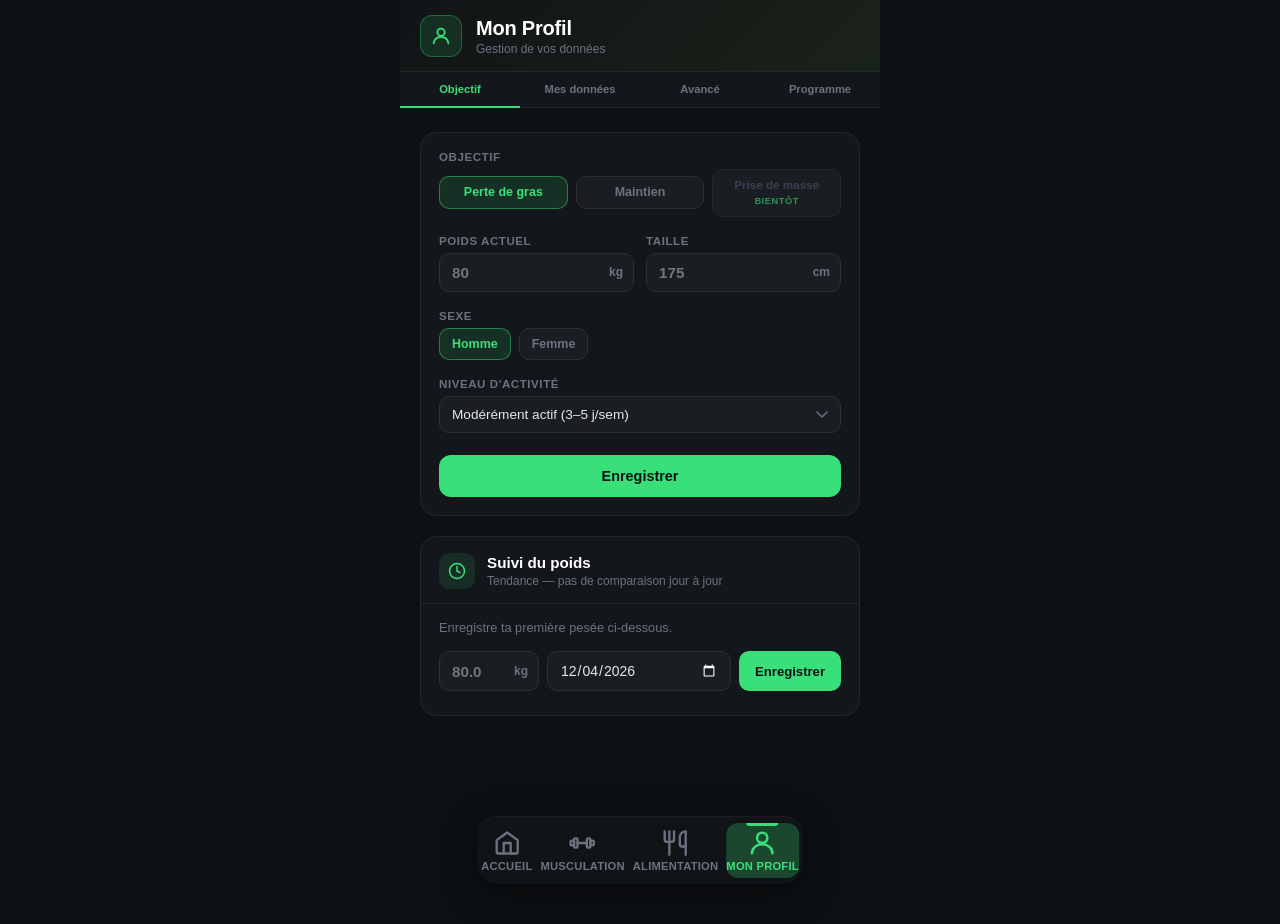
<file: profil.html>
<!DOCTYPE html>
<html lang="fr">
<head>
  <meta charset="UTF-8">
  <meta name="viewport" content="width=device-width, initial-scale=1.0, user-scalable=no, maximum-scale=1.0">
  <title>FitTrack — Mon Profil</title>
  <link rel="stylesheet" href="navbar.css">
  <link rel="stylesheet" href="profil.css">
</head>
<body>

  <!-- ===== EN-TÊTE DE PAGE ===== -->
  <header class="page-header">
    <div class="page-header__inner">
      <div class="page-header__icon" aria-hidden="true">
        <svg xmlns="http://www.w3.org/2000/svg" viewBox="0 0 24 24" fill="none"
             stroke="currentColor" stroke-width="2" stroke-linecap="round" stroke-linejoin="round">
          <circle cx="12" cy="8" r="4"/>
          <path d="M4 20c0-4 3.6-7 8-7s8 3 8 7"/>
        </svg>
      </div>
      <div>
        <h1 class="page-header__title">Mon Profil</h1>
        <p class="page-header__subtitle">Gestion de vos données</p>
      </div>
    </div>
  </header>

  <!-- ===== ONGLETS ===== -->
  <main class="profil-tabs">

    <input type="radio" id="ptab-objectif"   name="profil-tab" checked hidden>
    <input type="radio" id="ptab-donnees"    name="profil-tab" hidden>
    <input type="radio" id="ptab-avance"     name="profil-tab" hidden>
    <input type="radio" id="ptab-programme"  name="profil-tab" hidden>

    <!-- ─── Barre d'onglets ─── -->
    <div class="profil-tabs__bar profil-tabs__bar--4">
      <label for="ptab-objectif"  class="profil-tabs__item">Objectif</label>
      <label for="ptab-donnees"   class="profil-tabs__item">Mes données</label>
      <label for="ptab-avance"    class="profil-tabs__item">Avancé</label>
      <label for="ptab-programme" class="profil-tabs__item">Programme</label>
    </div>

    <!-- ─── Zones de contenu ─── -->
    <div class="profil-tabs__content">

      <!-- ══════ Panel 1 — Objectif ══════ -->
      <div id="ppanel-objectif" class="profil-tab-panel">
        <section class="profil-section">
          <form id="profil-objectif-form" class="profil-objectif-form" novalidate>

            <!-- Objectif -->
            <div class="profil-form-field profil-form-field--full">
              <label class="profil-form-label">Objectif</label>
              <div class="profil-radio-group profil-radio-group--3col">
                <label class="profil-radio-chip">
                  <input type="radio" name="p-objectif" value="perte" checked>
                  <span>Perte de gras</span>
                </label>
                <label class="profil-radio-chip">
                  <input type="radio" name="p-objectif" value="maintien">
                  <span>Maintien</span>
                </label>
                <span class="profil-chip-disabled" aria-disabled="true">
                  Prise de masse
                  <span class="profil-chip-soon">Bientôt</span>
                </span>
              </div>
            </div>

            <!-- Poids + Taille -->
            <div class="profil-form-row">
              <div class="profil-form-field">
                <label class="profil-form-label" for="p-poids">Poids actuel</label>
                <div class="profil-input-unit">
                  <input type="number" id="p-poids" class="profil-input" min="30" max="300" step="0.1" placeholder="80">
                  <span class="profil-input-unit__label">kg</span>
                </div>
              </div>
              <div class="profil-form-field">
                <label class="profil-form-label" for="p-taille">Taille</label>
                <div class="profil-input-unit">
                  <input type="number" id="p-taille" class="profil-input" min="100" max="250" step="1" placeholder="175">
                  <span class="profil-input-unit__label">cm</span>
                </div>
              </div>
            </div>

            <!-- Sexe -->
            <div class="profil-form-field profil-form-field--full">
              <label class="profil-form-label">Sexe</label>
              <div class="profil-radio-group">
                <label class="profil-radio-chip">
                  <input type="radio" name="p-sexe" value="homme" checked>
                  <span>Homme</span>
                </label>
                <label class="profil-radio-chip">
                  <input type="radio" name="p-sexe" value="femme">
                  <span>Femme</span>
                </label>
              </div>
            </div>

            <!-- Niveau d'activité -->
            <div class="profil-form-field profil-form-field--full">
              <label class="profil-form-label" for="p-activite">Niveau d'activité</label>
              <select id="p-activite" class="profil-select">
                <option value="1.2">Sédentaire (peu ou pas d'exercice)</option>
                <option value="1.375">Légèrement actif (1–3 j/sem)</option>
                <option value="1.55" selected>Modérément actif (3–5 j/sem)</option>
                <option value="1.725">Très actif (6–7 j/sem)</option>
                <option value="1.9">Extrêmement actif (sport + travail physique)</option>
              </select>
            </div>

            <!-- Résumé calculé (kcal + macros uniquement) -->
            <div class="profil-objectif-summary" id="p-summary" hidden>
              <p class="profil-objectif-summary__title">Profil nutritionnel estimé</p>
              <div class="profil-objectif-summary__grid">
                <div class="profil-objectif-summary__item">
                  <span class="profil-objectif-summary__val" id="p-summary-kcal">—</span>
                  <span class="profil-objectif-summary__lbl">kcal/jour</span>
                </div>
                <div class="profil-objectif-summary__item">
                  <span class="profil-objectif-summary__val" id="p-summary-p">—</span>
                  <span class="profil-objectif-summary__lbl">Protéines g</span>
                </div>
                <div class="profil-objectif-summary__item">
                  <span class="profil-objectif-summary__val" id="p-summary-g">—</span>
                  <span class="profil-objectif-summary__lbl">Glucides g</span>
                </div>
                <div class="profil-objectif-summary__item">
                  <span class="profil-objectif-summary__val" id="p-summary-l">—</span>
                  <span class="profil-objectif-summary__lbl">Lipides g</span>
                </div>
              </div>
              <p class="profil-objectif-summary__projection" id="p-summary-projection" hidden></p>
              <p class="profil-objectif-summary__hint">Détails du calcul → onglet Avancé</p>
            </div>

            <button type="submit" class="profil-btn profil-btn--primary profil-objectif-submit">
              Enregistrer
            </button>

            <!-- Dernière pesée enregistrée -->
            <div class="profil-poids-info" id="p-poids-info" hidden>
              <span class="profil-poids-info__label">Dernière pesée enregistrée</span>
              <span class="profil-poids-info__val" id="p-poids-info-val"></span>
            </div>

          </form>
        </section>

        <!-- ── Section suivi du poids ── -->
        <section class="profil-section">
          <div class="profil-section__header">
            <span class="profil-section__icon" aria-hidden="true">
              <svg xmlns="http://www.w3.org/2000/svg" viewBox="0 0 24 24" fill="none"
                   stroke="currentColor" stroke-width="2" stroke-linecap="round" stroke-linejoin="round">
                <path d="M12 2a10 10 0 1 0 0 20 10 10 0 0 0 0-20z"/>
                <path d="M12 6v6l4 2"/>
              </svg>
            </span>
            <div>
              <h2 class="profil-section__title">Suivi du poids</h2>
              <p class="profil-section__desc">Tendance — pas de comparaison jour à jour</p>
            </div>
          </div>

          <!-- Tendance calculée -->
          <div id="weight-trend-block" class="weight-trend-block"></div>

          <!-- Formulaire de saisie -->
          <div class="weight-input-row">
            <div class="profil-input-unit weight-input-unit">
              <input type="number" id="w-poids" class="profil-input" min="30" max="300"
                     step="0.1" placeholder="80.0" inputmode="decimal">
              <span class="profil-input-unit__label">kg</span>
            </div>
            <input type="date" id="w-date" class="profil-input--date weight-date-input">
            <button type="button" id="btn-add-weight" class="profil-btn profil-btn--primary weight-add-btn">
              Enregistrer
            </button>
          </div>

          <!-- Historique récent -->
          <div id="weight-history-block" class="weight-history-block"></div>
        </section>

      </div>

      <!-- ══════ Panel 2 — Mes données ══════ -->
      <div id="ppanel-donnees" class="profil-tab-panel">
        <section class="profil-section">
          <div class="profil-section__header">
            <span class="profil-section__icon" aria-hidden="true">
              <svg xmlns="http://www.w3.org/2000/svg" viewBox="0 0 24 24" fill="none"
                   stroke="currentColor" stroke-width="2" stroke-linecap="round" stroke-linejoin="round">
                <path d="M21 15v4a2 2 0 0 1-2 2H5a2 2 0 0 1-2-2v-4"/>
                <polyline points="17 8 12 3 7 8"/>
                <line x1="12" y1="3" x2="12" y2="15"/>
              </svg>
            </span>
            <div>
              <h2 class="profil-section__title">Mes données</h2>
              <p class="profil-section__desc">Sauvegardez et restaurez vos données locales</p>
            </div>
          </div>

          <!-- Bandeau explicatif -->
          <div class="profil-dev-notice">
            <svg xmlns="http://www.w3.org/2000/svg" viewBox="0 0 24 24" fill="none"
                 stroke="currentColor" stroke-width="2" stroke-linecap="round" stroke-linejoin="round"
                 width="14" height="14" aria-hidden="true">
              <circle cx="12" cy="12" r="10"/>
              <line x1="12" y1="8" x2="12" y2="12"/>
              <line x1="12" y1="16" x2="12.01" y2="16"/>
            </svg>
            Ces options permettent de sauvegarder et restaurer tes données locales pendant le développement de l'application.
          </div>

          <!-- Sauvegarde rapide -->
          <div class="profil-card">
            <div class="profil-card__label">
              <span class="profil-card__label-icon" aria-hidden="true">💾</span>
              <div>
                <p class="profil-card__title">Sauvegarde rapide</p>
                <p class="profil-card__hint" id="quick-save-hint">Enregistre un point de restauration dans l'application</p>
              </div>
            </div>
            <button type="button" id="btn-quick-save" class="profil-btn profil-btn--primary">Sauvegarder</button>
            <button type="button" id="btn-quick-restore" class="profil-btn profil-btn--secondary" hidden>Restaurer la sauvegarde</button>
          </div>

          <div class="profil-divider" aria-hidden="true"></div>

          <!-- Export -->
          <div class="profil-card">
            <div class="profil-card__label">
              <span class="profil-card__label-icon" aria-hidden="true">⬇️</span>
              <div>
                <p class="profil-card__title">Exporter mes données</p>
                <p class="profil-card__hint">Télécharge un fichier <code>fitness-backup.json</code> avec toutes tes données</p>
              </div>
            </div>
            <button type="button" id="btn-export" class="profil-btn profil-btn--primary">Exporter mes données</button>
          </div>

          <div class="profil-divider" aria-hidden="true"></div>

          <!-- Import -->
          <div class="profil-card">
            <div class="profil-card__label">
              <span class="profil-card__label-icon" aria-hidden="true">⬆️</span>
              <div>
                <p class="profil-card__title">Importer mes données</p>
                <p class="profil-card__hint">Remplace toutes tes données actuelles par le fichier importé</p>
              </div>
            </div>
            <label class="profil-file-label" id="import-file-label">
              <svg xmlns="http://www.w3.org/2000/svg" viewBox="0 0 24 24" fill="none"
                   stroke="currentColor" stroke-width="2" stroke-linecap="round" stroke-linejoin="round"
                   width="18" height="18" aria-hidden="true">
                <path d="M14 2H6a2 2 0 0 0-2 2v16a2 2 0 0 0 2 2h12a2 2 0 0 0 2-2V8z"/>
                <polyline points="14 2 14 8 20 8"/>
              </svg>
              <span id="import-file-name">Choisir un fichier .json</span>
              <input type="file" id="import-file-input" accept=".json" class="profil-file-input" aria-label="Choisir un fichier de sauvegarde JSON">
            </label>
            <button type="button" id="btn-import" class="profil-btn profil-btn--secondary" disabled>Importer mes données</button>
            <p id="import-error" class="profil-msg profil-msg--error" hidden></p>
          </div>
        </section>
      </div>

      <!-- ══════ Panel 3 — Avancé ══════ -->
      <div id="ppanel-avance" class="profil-tab-panel">

        <section class="profil-section">
          <div class="profil-section__header">
            <span class="profil-section__icon" aria-hidden="true">
              <svg xmlns="http://www.w3.org/2000/svg" viewBox="0 0 24 24" fill="none"
                   stroke="currentColor" stroke-width="2" stroke-linecap="round" stroke-linejoin="round">
                <line x1="18" y1="20" x2="18" y2="10"/>
                <line x1="12" y1="20" x2="12" y2="4"/>
                <line x1="6"  y1="20" x2="6"  y2="14"/>
              </svg>
            </span>
            <div>
              <h2 class="profil-section__title">Détails du calcul</h2>
              <p class="profil-section__desc">Basé sur le profil enregistré</p>
            </div>
          </div>
          <div id="profil-avance-block" class="profil-avance-block">
            <!-- Rendu par profil.js -->
          </div>
        </section>

        <section class="profil-section">
          <div class="profil-section__header">
            <span class="profil-section__icon" aria-hidden="true">
              <svg xmlns="http://www.w3.org/2000/svg" viewBox="0 0 24 24" fill="none"
                   stroke="currentColor" stroke-width="2" stroke-linecap="round" stroke-linejoin="round">
                <circle cx="12" cy="12" r="10"/>
                <line x1="12" y1="8"  x2="12" y2="12"/>
                <line x1="12" y1="16" x2="12.01" y2="16"/>
              </svg>
            </span>
            <div>
              <h2 class="profil-section__title">Méthode de calcul</h2>
              <p class="profil-section__desc">Comment sont estimées tes cibles</p>
            </div>
          </div>
          <div class="profil-avance-method">
            <p><strong>Poids de référence</strong> — calculé pour un IMC de 24 (valeur neutre). C'est une base de calcul stable, pas un objectif imposé.</p>
            <p><strong>Calories</strong> — calibrées sur le poids de référence (pas ton poids actuel), pour rester cohérentes tout au long du parcours sans recalcul constant.</p>
            <p><strong>Protéines & lipides</strong> — à 1,8 g et 0,9 g par kg de poids de référence, pour préserver la masse musculaire en déficit calorique.</p>
            <p><strong>Glucides</strong> — le reste des calories, après protéines et lipides.</p>
          </div>
        </section>

        <section class="profil-section profil-section--info">
          <p class="profil-app-name">FitTrack</p>
          <p class="profil-app-version">Vos données sont stockées localement sur votre appareil</p>
        </section>

      </div><!-- /.ppanel-avance -->

      <!-- ══════ Panel 4 — Programme ══════ -->
      <div id="ppanel-programme" class="profil-tab-panel">

        <!-- Résumé du programme actif (rendu par profil.js) -->
        <div id="prog-summary-block" class="profil-section" hidden></div>

        <!-- Formulaire de création / édition -->
        <section class="profil-section">
          <div class="profil-section__header">
            <span class="profil-section__icon" aria-hidden="true">
              <svg xmlns="http://www.w3.org/2000/svg" viewBox="0 0 24 24" fill="none"
                   stroke="currentColor" stroke-width="2" stroke-linecap="round" stroke-linejoin="round">
                <rect x="3" y="4" width="18" height="18" rx="2" ry="2"/>
                <line x1="16" y1="2" x2="16" y2="6"/>
                <line x1="8"  y1="2" x2="8"  y2="6"/>
                <line x1="3"  y1="10" x2="21" y2="10"/>
              </svg>
            </span>
            <div>
              <h2 class="profil-section__title" id="prog-form-title">Créer un programme</h2>
              <p class="profil-section__desc">Définir les phases et objectifs</p>
            </div>
          </div>

          <form id="prog-form" novalidate>

            <!-- Nom -->
            <div class="profil-form-field profil-form-field--full">
              <label class="profil-form-label" for="prog-nom">Nom du programme</label>
              <input type="text" id="prog-nom" class="profil-input"
                     placeholder="Ex : Upper Body Hypertrophie" autocomplete="off" required>
            </div>

            <!-- Date de début -->
            <div class="profil-form-field profil-form-field--full">
              <label class="profil-form-label" for="prog-start">Date de début</label>
              <input type="date" id="prog-start" class="profil-input--date">
            </div>

            <!-- Phases -->
            <div class="profil-form-field profil-form-field--full">
              <label class="profil-form-label">Phases</label>
              <div id="prog-phases-list" class="prog-phases-list"></div>
              <button type="button" id="btn-add-phase" class="prog-add-phase-btn">
                + Ajouter une phase
              </button>
            </div>

            <!-- Résumé durée totale -->
            <p class="prog-total-weeks" id="prog-total-weeks"></p>

            <div class="prog-form-actions">
              <button type="submit" class="profil-btn profil-btn--primary">
                Enregistrer le programme
              </button>
              <button type="button" id="btn-delete-prog" class="profil-btn profil-btn--danger" hidden>
                Supprimer le programme
              </button>
            </div>

          </form>
        </section>

      </div><!-- /.ppanel-programme -->

    </div><!-- /.profil-tabs__content -->

  </main>

  <!-- ===== TOAST ===== -->
  <div id="profil-toast" class="profil-toast" role="status" aria-live="polite" hidden></div>

  <!-- ===== NAVBAR ===== -->
  <nav class="bottom-nav" role="navigation" aria-label="Navigation principale">

    <a href="index.html" class="nav-item" aria-label="Accueil">
      <span class="nav-icon" aria-hidden="true">
        <svg xmlns="http://www.w3.org/2000/svg" viewBox="0 0 24 24" fill="none"
             width="24" height="24"
             stroke="currentColor" stroke-width="2" stroke-linecap="round" stroke-linejoin="round">
          <path d="M3 9.5L12 3l9 6.5V20a1 1 0 0 1-1 1H4a1 1 0 0 1-1-1V9.5z"/>
          <polyline points="9 21 9 12 15 12 15 21"/>
        </svg>
      </span>
      <span class="nav-label">Accueil</span>
    </a>

    <a href="musculation.html" class="nav-item" aria-label="Musculation">
      <span class="nav-icon" aria-hidden="true">
        <svg xmlns="http://www.w3.org/2000/svg" viewBox="0 0 24 24" fill="none"
             width="24" height="24"
             stroke="currentColor" stroke-width="2" stroke-linecap="round" stroke-linejoin="round">
          <rect x="2"  y="10" width="3" height="4" rx="1"/>
          <rect x="19" y="10" width="3" height="4" rx="1"/>
          <rect x="5"  y="8"  width="3" height="8" rx="1"/>
          <rect x="16" y="8"  width="3" height="8" rx="1"/>
          <line x1="8" y1="12" x2="16" y2="12"/>
        </svg>
      </span>
      <span class="nav-label">Musculation</span>
    </a>

    <a href="alimentation/alimentation.html" class="nav-item" aria-label="Alimentation">
      <span class="nav-icon" aria-hidden="true">
        <svg xmlns="http://www.w3.org/2000/svg" viewBox="0 0 24 24" fill="none"
             width="24" height="24"
             stroke="currentColor" stroke-width="2" stroke-linecap="round" stroke-linejoin="round">
          <path d="M3 2v7c0 1.1.9 2 2 2h4a2 2 0 0 0 2-2V2"/>
          <path d="M7 2v20"/>
          <path d="M21 15V2a5 5 0 0 0-5 5v6c0 1.1.9 2 2 2h3"/>
          <line x1="21" y1="15" x2="21" y2="22"/>
        </svg>
      </span>
      <span class="nav-label">Alimentation</span>
    </a>

    <a href="profil.html" class="nav-item active" aria-label="Mon profil">
      <span class="nav-icon" aria-hidden="true">
        <svg xmlns="http://www.w3.org/2000/svg" viewBox="0 0 24 24" fill="none"
             width="24" height="24"
             stroke="currentColor" stroke-width="2" stroke-linecap="round" stroke-linejoin="round">
          <circle cx="12" cy="8" r="4"/>
          <path d="M4 20c0-4 3.6-7 8-7s8 3 8 7"/>
        </svg>
      </span>
      <span class="nav-label">Mon profil</span>
    </a>

  </nav>

  <script src="js/data.js"></script>
  <script src="js/phase-detail.js"></script>
  <script src="js/profil.js"></script>
</body>
</html>
</file>
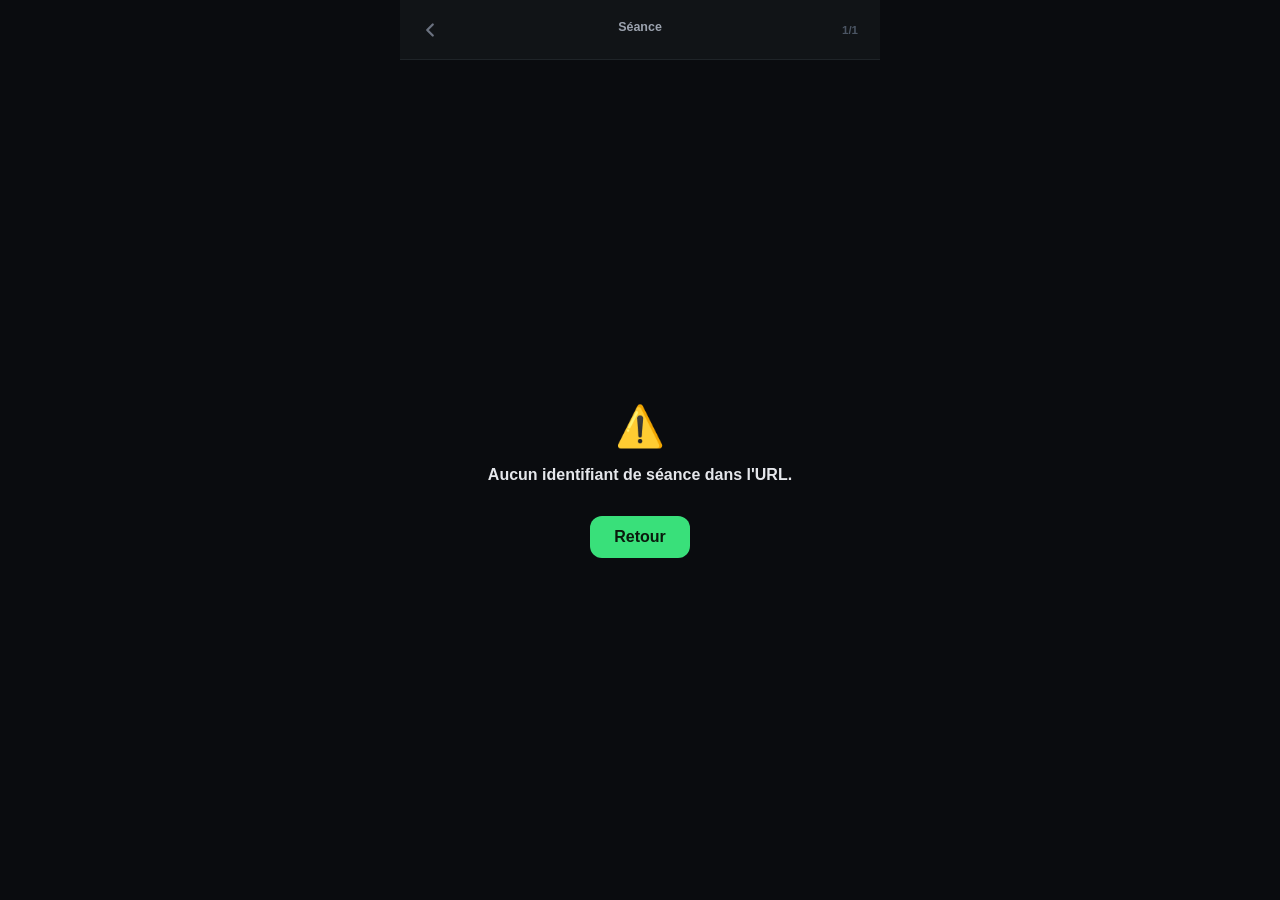
<file: seance.html>
<!DOCTYPE html>
<html lang="fr">
<head>
  <meta charset="UTF-8">
  <meta name="viewport" content="width=device-width, initial-scale=1.0, user-scalable=no">
  <title>FitTrack — Séance en cours</title>
  <link rel="stylesheet" href="navbar.css">
  <link rel="stylesheet" href="seance.css">
</head>
<body>

  <!-- ============================================================
       HEADER FIXE
       Bouton retour | Nom séance + dots séries | Compteur exercice
       ============================================================ -->
  <header class="ws-header">
    <button class="ws-header__back" id="btn-back" aria-label="Quitter la séance">
      <svg xmlns="http://www.w3.org/2000/svg" viewBox="0 0 24 24" fill="none"
           stroke="currentColor" stroke-width="2.5" stroke-linecap="round" stroke-linejoin="round">
        <polyline points="15 18 9 12 15 6"/>
      </svg>
    </button>
    <div class="ws-header__center">
      <p class="ws-session-name" id="ws-session-name">Séance</p>
      <div class="ws-dots" id="ws-dots" aria-hidden="true"></div>
    </div>
    <div class="ws-header__right" id="ws-exo-counter" aria-label="Exercice">1/1</div>
  </header>

  <!-- ============================================================
       ZONE PRINCIPALE — contient les 5 écrans
       ============================================================ -->
  <main class="ws-main">

    <!-- ══════════════════════════════════════════
         ÉCRAN 1 : PRÊT
         Infos exercice + bouton "Commencer"
    ══════════════════════════════════════════ -->
    <div class="ws-screen" id="screen-ready">

      <!-- Bande phase du programme (masquée si aucun programme) -->
      <div class="ws-phase-strip" id="ws-phase-strip" hidden></div>

      <!-- Carte exercice -->
      <div class="ws-exo-card">
        <span class="ws-muscle-tag" id="ready-muscle-tag">—</span>
        <h1 class="ws-exo-title" id="ready-exo-name">—</h1>

        <!-- Hints contextuels : RIR cible + note technique (masqués si absents) -->
        <div class="ws-exo-hints" id="ready-exo-hints" hidden>
          <span class="ws-rir-chip" id="ready-rir-chip" hidden></span>
          <span class="ws-note-chip" id="ready-note-chip" hidden></span>
        </div>

        <div class="ws-serie-meta">
          <div class="ws-serie-meta__item">
            <span class="ws-serie-meta__label">Série</span>
            <span class="ws-serie-meta__value">
              <span id="ready-serie-num">1</span>/<span id="ready-serie-total">4</span>
            </span>
          </div>
          <div class="ws-serie-meta__item">
            <span class="ws-serie-meta__label">Reps</span>
            <span class="ws-serie-meta__value" id="ready-reps">10</span>
          </div>
          <div class="ws-serie-meta__item">
            <span class="ws-serie-meta__label">Repos</span>
            <span class="ws-serie-meta__value" id="ready-repos">90 s</span>
          </div>
        </div>
      </div>

      <!-- Résultats des séries déjà faites (injecté par JS) -->
      <div class="ws-prev-series" id="ready-prev-series" aria-label="Séries précédentes"></div>

      <!-- Charge prévue pour cette série (masquée pour Poids du corps) -->
      <div id="ready-weight-section" class="ws-ready-weight">
        <div class="ws-ready-weight__header">
          <span class="ws-ready-weight__title">Charge prévue</span>
          <span class="ws-ready-weight__last" id="ready-last-session"></span>
        </div>
        <div class="ws-weight-input-row">
          <button class="ws-stepper__btn" id="btn-pre-weight-minus" aria-label="Moins 2.5 kg">−</button>
          <div class="ws-weight-val-wrap">
            <input class="ws-weight-input" type="number" id="pre-weight-input"
                   step="0.5" min="0" max="500" inputmode="decimal" aria-label="Poids en kg">
            <span class="ws-weight-unit">kg</span>
          </div>
          <button class="ws-stepper__btn" id="btn-pre-weight-plus" aria-label="Plus 2.5 kg">＋</button>
        </div>
        <p class="ws-weight-hint" id="pre-weight-hint"></p>
      </div>

      <div class="ws-screen__cta">
        <button class="ws-btn ws-btn--primary" id="btn-start-serie">
          <svg xmlns="http://www.w3.org/2000/svg" viewBox="0 0 24 24" fill="currentColor"
               width="20" height="20" aria-hidden="true">
            <polygon points="5 3 19 12 5 21 5 3"/>
          </svg>
          Commencer la série
        </button>
      </div>
    </div>


    <!-- ══════════════════════════════════════════
         ÉCRAN 2 : SÉRIE EN COURS
         Chrono qui tourne + bouton "Terminé"
    ══════════════════════════════════════════ -->
    <div class="ws-screen" id="screen-active">

      <div class="ws-active-top">
        <span class="ws-muscle-tag" id="active-muscle-tag">—</span>
        <p class="ws-active-exo"    id="active-exo-name">—</p>
        <p class="ws-active-target" id="active-target">—</p>
      </div>

      <div class="ws-stopwatch-wrap">
        <span class="ws-stopwatch" id="ws-stopwatch" aria-live="polite">0:00</span>
      </div>

      <div class="ws-screen__cta">
        <button class="ws-btn ws-btn--done" id="btn-serie-done">
          <svg xmlns="http://www.w3.org/2000/svg" viewBox="0 0 24 24" fill="none"
               stroke="currentColor" stroke-width="2.5" stroke-linecap="round" stroke-linejoin="round"
               width="22" height="22" aria-hidden="true">
            <polyline points="20 6 9 17 4 12"/>
          </svg>
          Série terminée
        </button>
      </div>
    </div>


    <!-- ══════════════════════════════════════════
         ÉCRAN 3 : VALIDATION
         Toutes les reps ? Ou combien ?
    ══════════════════════════════════════════ -->
    <div class="ws-screen" id="screen-validate">

      <div class="ws-validate-info">
        <p class="ws-validate-label">Comment s'est passée la série ?</p>
        <p class="ws-validate-target" id="validate-target">Objectif : 10 reps</p>
      </div>

      <div class="ws-validate-actions">

        <!-- Chemin facile : tout bon -->
        <button class="ws-btn ws-btn--success" id="btn-full-reps">
          <svg xmlns="http://www.w3.org/2000/svg" viewBox="0 0 24 24" fill="none"
               stroke="currentColor" stroke-width="2.5" stroke-linecap="round" stroke-linejoin="round"
               width="20" height="20" aria-hidden="true">
            <polyline points="20 6 9 17 4 12"/>
          </svg>
          Toutes les reps <span id="validate-full-label">(10)</span>
        </button>

        <!-- Séparateur -->
        <div class="ws-validate-sep"><span>ou j'ai fait moins</span></div>

        <!-- Stepper : combien de reps réelles ? -->
        <div class="ws-stepper-wrap">
          <button class="ws-stepper__btn" id="btn-rep-minus" aria-label="Moins une rep">−</button>
          <span   class="ws-stepper__val" id="stepper-val"   aria-live="polite">10</span>
          <button class="ws-stepper__btn" id="btn-rep-plus"  aria-label="Plus une rep">＋</button>
        </div>

        <button class="ws-btn ws-btn--outline" id="btn-adjust-reps">
          Valider avec ce nombre
        </button>

      </div>
    </div>


    <!-- ══════════════════════════════════════════
         ÉCRAN 3b : POIDS UTILISÉ
         Saisie ou confirmation du poids par série
         (masqué pour les exercices poids du corps)
    ══════════════════════════════════════════ -->
    <div class="ws-screen" id="screen-weight">

      <div class="ws-weight-header">
        <p class="ws-weight-label">Quel poids as-tu utilisé ?</p>
        <p class="ws-weight-serie" id="weight-serie-info">Série 1</p>
      </div>

      <div class="ws-weight-center">
        <div class="ws-weight-input-row">
          <button class="ws-stepper__btn" id="btn-weight-minus" aria-label="Moins 2.5 kg">−</button>
          <div class="ws-weight-val-wrap">
            <input class="ws-weight-input" type="number" id="weight-input"
                   step="0.5" min="0" max="500" inputmode="decimal" aria-label="Poids en kg">
            <span class="ws-weight-unit">kg</span>
          </div>
          <button class="ws-stepper__btn" id="btn-weight-plus" aria-label="Plus 2.5 kg">＋</button>
        </div>
        <p class="ws-weight-hint" id="weight-hint"></p>
      </div>

      <!-- Ressenti — affiché uniquement sur la dernière série de l'exercice -->
      <div class="ws-ressenti" id="weight-ressenti">
        <p class="ws-ressenti__label" id="ressenti-label">Ressenti global sur cet exercice</p>
        <div class="ws-ressenti__chips">
          <button class="ws-ressenti__chip ws-ressenti__chip--dur"
                  data-ressenti="dur" type="button" aria-pressed="false">😰 Trop dur</button>
          <button class="ws-ressenti__chip ws-ressenti__chip--ok ws-ressenti__chip--selected"
                  data-ressenti="ok" type="button" aria-pressed="true">👍 OK</button>
          <button class="ws-ressenti__chip ws-ressenti__chip--facile"
                  data-ressenti="facile" type="button" aria-pressed="false">💪 Facile</button>
        </div>
      </div>

      <div class="ws-screen__cta">
        <button class="ws-btn ws-btn--primary" id="btn-weight-confirm">
          <svg xmlns="http://www.w3.org/2000/svg" viewBox="0 0 24 24" fill="none"
               stroke="currentColor" stroke-width="2.5" stroke-linecap="round" stroke-linejoin="round"
               width="20" height="20" aria-hidden="true">
            <polyline points="20 6 9 17 4 12"/>
          </svg>
          Confirmer
        </button>
        <button class="ws-btn ws-btn--ghost" id="btn-weight-skip">
          Sans poids / ignorer
        </button>
      </div>
    </div>


    <!-- ══════════════════════════════════════════
         ÉCRAN 4 : REPOS
         Ring SVG countdown + exercice suivant
    ══════════════════════════════════════════ -->
    <div class="ws-screen" id="screen-rest">

      <p class="ws-rest-label" id="rest-label">Récupération</p>

      <div class="ws-rest-center">
        <div class="ws-ring-wrap">
          <svg class="ws-ring" viewBox="0 0 120 120" aria-hidden="true">
            <circle class="ws-ring__track" cx="60" cy="60" r="54"/>
            <circle class="ws-ring__arc"   cx="60" cy="60" r="54" id="rest-arc"/>
          </svg>
          <span class="ws-ring__time" id="rest-time" aria-live="polite">1:30</span>
        </div>

        <p class="ws-rest-next" id="rest-next-text">Prochain : Série 2</p>
        <p class="ws-rest-transition-note" id="rest-transition-note" hidden>Temps conseillé · passe quand tu es prêt·e</p>
      </div>

      <!-- Toggle son de fin de repos -->
      <div class="ws-rest-sound">
        <button class="ws-sound-btn" id="btn-sound-toggle" type="button" aria-pressed="true">
          <!-- contenu injecté par JS -->
        </button>
      </div>

      <div class="ws-screen__cta">
        <button class="ws-btn ws-btn--ghost" id="btn-skip-rest">
          Passer le repos →
        </button>
      </div>
    </div>


    <!-- ══════════════════════════════════════════
         ÉCRAN CARDIO
         Chrono + formulaire résultats
    ══════════════════════════════════════════ -->
    <div class="ws-screen" id="screen-cardio">

      <!-- Carte exercice -->
      <div class="ws-exo-card">
        <span class="ws-muscle-tag ws-muscle-tag--cardio" id="cardio-muscle-tag">Cardio</span>
        <h1 class="ws-exo-title" id="cardio-exo-name">—</h1>
        <p class="ws-cardio-planned">Durée cible : <strong id="cardio-planned-val">—</strong></p>
      </div>

      <!-- Phase 1 : chrono en cours -->
      <div id="cardio-phase-run">
        <div class="ws-stopwatch-wrap">
          <span class="ws-stopwatch" id="cardio-stopwatch" aria-live="polite">0:00</span>
        </div>
        <div class="ws-screen__cta">
          <button class="ws-btn ws-btn--done" id="btn-cardio-stop">
            <svg xmlns="http://www.w3.org/2000/svg" viewBox="0 0 24 24" fill="none"
                 stroke="currentColor" stroke-width="2.5" stroke-linecap="round" stroke-linejoin="round"
                 width="22" height="22" aria-hidden="true">
              <polyline points="20 6 9 17 4 12"/>
            </svg>
            Activité terminée
          </button>
        </div>
      </div>

      <!-- Phase 2 : saisie résultats -->
      <div id="cardio-phase-confirm" hidden>

        <!-- Durée -->
        <div class="cardio-field">
          <label class="cardio-field__label" for="cardio-duree-input">Durée (min)</label>
          <div class="ws-weight-input-row">
            <button type="button" class="ws-stepper__btn" id="btn-cardio-dur-minus" aria-label="Moins 1 min">−</button>
            <input type="number" class="ws-weight-input" id="cardio-duree-input"
                   min="1" step="1" inputmode="numeric" aria-label="Durée en minutes">
            <button type="button" class="ws-stepper__btn" id="btn-cardio-dur-plus" aria-label="Plus 1 min">＋</button>
          </div>
        </div>

        <!-- Distance (optionnel) -->
        <div class="cardio-field">
          <label class="cardio-field__label">
            Distance <span style="font-weight:400;color:#6b7280;text-transform:none;letter-spacing:0">(optionnel)</span>
          </label>
          <div class="ws-weight-input-row">
            <button type="button" class="ws-stepper__btn" id="btn-cardio-dist-minus" aria-label="Moins 0.5 km">−</button>
            <div class="ws-weight-val-wrap">
              <input type="number" class="ws-weight-input" id="cardio-distance-input"
                     min="0" step="0.5" inputmode="decimal" placeholder="0" aria-label="Distance en km">
              <span class="ws-weight-unit">km</span>
            </div>
            <button type="button" class="ws-stepper__btn" id="btn-cardio-dist-plus" aria-label="Plus 0.5 km">＋</button>
          </div>
        </div>

        <!-- Intensité (optionnel) -->
        <div class="cardio-field">
          <label class="cardio-field__label">
            Intensité <span style="font-weight:400;color:#6b7280;text-transform:none;letter-spacing:0">(optionnel)</span>
          </label>
          <div class="cardio-intensite-chips" id="cardio-intensite-chips">
            <button type="button" class="cardio-intensite-chip" data-intensite="faible">Faible</button>
            <button type="button" class="cardio-intensite-chip" data-intensite="moderee">Modérée</button>
            <button type="button" class="cardio-intensite-chip" data-intensite="elevee">Élevée</button>
          </div>
        </div>

        <div class="ws-screen__cta">
          <button class="ws-btn ws-btn--primary" id="btn-cardio-confirm">
            <svg xmlns="http://www.w3.org/2000/svg" viewBox="0 0 24 24" fill="none"
                 stroke="currentColor" stroke-width="2.5" stroke-linecap="round" stroke-linejoin="round"
                 width="20" height="20" aria-hidden="true">
              <polyline points="20 6 9 17 4 12"/>
            </svg>
            Valider l'activité
          </button>
        </div>
      </div>

    </div>


    <!-- ══════════════════════════════════════════
         ÉCRAN 5 : RÉCAP
         Résumé complet + enregistrement
    ══════════════════════════════════════════ -->
    <div class="ws-screen" id="screen-recap">

      <div class="ws-recap-hero">
        <div class="ws-recap-icon" aria-hidden="true">
          <svg xmlns="http://www.w3.org/2000/svg" viewBox="0 0 24 24" fill="none"
               stroke="currentColor" stroke-width="1.5" stroke-linecap="round" stroke-linejoin="round">
            <path d="M8 21h8M12 17v4"/>
            <path d="M7 4h10l1 7H6L7 4z"/>
            <path d="M6 11c-1.5 0-3 .5-3 2s1.5 2 3 2"/>
            <path d="M18 11c1.5 0 3 .5 3 2s-1.5 2-3 2"/>
          </svg>
        </div>
        <h1 class="ws-recap-title">Séance terminée !</h1>
        <p  class="ws-recap-subtitle" id="recap-session-name">Push A</p>
      </div>

      <!-- Liste injectée par JS -->
      <div id="recap-list" class="ws-recap-list"></div>

      <!-- Bilan & suggestions (injectés par JS) -->
      <div id="recap-suggestions" class="ws-recap-suggestions"></div>

      <!-- Bloc programme (injecté par JS si programme actif) -->
      <div id="recap-programme" class="ws-recap-programme" hidden></div>

      <div class="ws-screen__cta">
        <a href="musculation.html" class="ws-btn ws-btn--primary">
          Retour à mes séances
        </a>
      </div>

    </div>

  </main>

  <script src="js/data.js"></script>
  <script src="js/seance.js"></script>
</body>
</html>
</file>
<file: navbar.css>
/* ============================================================
   FITTRACK — NAVBAR FIXE BAS
   Mobile First | HTML5 + CSS3 uniquement
   ============================================================ */

/* === Variables de design fitness === */
:root {
  --bg-nav:       #111417;        /* fond navbar : noir charbon          */
  --bg-nav-top:   #1a1e23;        /* liseré supérieur légèrement plus clair */
  --accent:       #39e07a;        /* vert dynamique fitness               */
  --accent-glow:  rgba(57, 224, 122, 0.25); /* halo couleur active       */
  --text-idle:    #6b7280;        /* icône / texte inactif                */
  --text-active:  #ffffff;        /* texte état actif                     */
  --nav-height:   68px;           /* hauteur confortable pour le doigt    */
  --radius-nav:   16px 16px 0 0;  /* coins arrondis en haut de la navbar  */
  --transition:   0.2s ease;
}

/* === Reset minimal === */
*, *::before, *::after {
  box-sizing: border-box;
  margin: 0;
  padding: 0;
}

/* === Bloquer le zoom double-tap iOS (Safari + PWA) === */
html {
  touch-action: manipulation;
}
body {
  touch-action: manipulation;
}

/* === Body : padding-bottom pour ne pas masquer le contenu === */
body {
  font-family: -apple-system, BlinkMacSystemFont, "Segoe UI", Roboto, sans-serif;
  background: #0e1114;
  color: #f0f0f0;
  /* On réserve l'espace de la navbar en bas */
  padding-bottom: var(--nav-height);
  min-height: 100vh;
}

/* === Contenu principal (placeholder) === */
.main-content {
  padding: 1.5rem 1rem;
}

/* ============================================================
   NAVBAR
   ============================================================ */
.bottom-nav {
  /* Positionnement fixe en bas */
  position: fixed;
  bottom: 0;
  left: 0;
  right: 0;
  z-index: 1000;

  /* Dimensions et forme */
  height: var(--nav-height);
  border-radius: var(--radius-nav);

  /* Fond et bordure supérieure subtile */
  background-color: var(--bg-nav);
  border-top: 1px solid var(--bg-nav-top);

  /* Ombre portée vers le haut pour effet "flottant" */
  box-shadow: 0 -4px 20px rgba(0, 0, 0, 0.55);

  /* Disposition des boutons */
  display: flex;
  align-items: stretch;
}

/* ============================================================
   ITEM DE NAVIGATION
   ============================================================ */
.nav-item {
  /* Chaque bouton occupe 1/4 de la largeur */
  flex: 1;

  /* Disposition verticale icône + texte */
  display: flex;
  flex-direction: column;
  align-items: center;
  justify-content: center;
  gap: 4px;

  /* Couleur par défaut (inactif) */
  color: var(--text-idle);
  text-decoration: none;

  /* Arrondi léger pour l'effet "app" */
  border-radius: 12px;
  margin: 6px 4px;

  /* Transition fluide */
  transition: color var(--transition), background-color var(--transition);

  /* Curseur pointeur */
  cursor: pointer;

  /* Empêche la sélection de texte au tap */
  user-select: none;
  -webkit-tap-highlight-color: transparent;
}

/* --- Icône SVG --- */
.nav-icon {
  display: flex;
  align-items: center;
  justify-content: center;
  width: 26px;
  height: 26px;
  transition: transform var(--transition);
}

.nav-icon svg {
  width: 100%;
  height: 100%;
}

/* --- Label texte --- */
.nav-label {
  font-size: 0.65rem;       /* petite taille lisible sur mobile */
  font-weight: 600;
  letter-spacing: 0.02em;
  text-transform: uppercase;
  line-height: 1;
  white-space: nowrap;
}

/* ============================================================
   ÉTAT HOVER (desktop)
   ============================================================ */
.nav-item:hover {
  color: #c8fad9;                              /* vert clair doux         */
  background-color: rgba(57, 224, 122, 0.08); /* halo très discret        */
}

.nav-item:hover .nav-icon {
  transform: translateY(-2px);                 /* légère montée de l'icône */
}

/* ============================================================
   ÉTAT ACTIF (.active)
   Ajouter manuellement sur chaque page ou via JS si besoin
   ============================================================ */
.nav-item.active {
  color: var(--accent);                        /* vert accent vif          */
  background-color: var(--accent-glow);        /* halo coloré              */
}

/* Trait indicateur en haut du bouton actif */
.nav-item.active::before {
  content: "";
  position: absolute;
  top: 0;
  left: 50%;
  transform: translateX(-50%);
  width: 32px;
  height: 3px;
  background: var(--accent);
  border-radius: 0 0 4px 4px;
}

/* On positionne le parent en relative pour ::before */
.bottom-nav {
  position: fixed; /* déjà défini, mais nécessaire pour les enfants */
}

.nav-item {
  position: relative; /* contexte pour le trait ::before */
}

.nav-item.active .nav-icon {
  transform: scale(1.1);                       /* icône légèrement agrandie */
}

/* ============================================================
   RESPONSIVE — Desktop (≥ 768px)
   ============================================================ */
@media (min-width: 768px) {

  /* Centrer la navbar et lui donner une largeur max */
  .bottom-nav {
    max-width: 480px;
    left: 50%;
    right: auto;
    transform: translateX(-50%);

    /* Coins arrondis tout autour sur desktop */
    border-radius: 20px;
    bottom: 16px;

    /* Ombre plus marquée pour l'effet flottant */
    box-shadow: 0 8px 32px rgba(0, 0, 0, 0.6);
  }

  /* Labels légèrement plus grands */
  .nav-label {
    font-size: 0.7rem;
  }

  /* Icônes un peu plus grandes */
  .nav-icon {
    width: 28px;
    height: 28px;
  }

  /* Padding-bottom ajusté pour le desktop */
  body {
    padding-bottom: calc(var(--nav-height) + 24px);
  }
}
</file>
<file: index.css>
/* ============================================================
   FITTRACK — PAGE ACCUEIL (tableau de bord journalier)
   Mobile First | Vanilla CSS
   ============================================================ */

body {
  max-width: 480px;
  margin-left: auto;
  margin-right: auto;
}

/* ============================================================
   EN-TÊTE
   ============================================================ */
.home-header {
  padding: 1.25rem 1.25rem 0.875rem;
  background: linear-gradient(135deg, #111417 0%, #1a2318 100%);
  border-bottom: 1px solid #1f2a22;
  display: flex;
  flex-direction: column;
  gap: 0.25rem;
}

/* Ligne date + badge de mode */
.home-header__top {
  display: flex;
  align-items: center;
  justify-content: space-between;
  gap: 0.5rem;
}

.home-header__date {
  font-size: 0.75rem;
  color: #6b7280;
  text-transform: capitalize;
  letter-spacing: 0.02em;
}

/* Badge de mode contextuel */
.home-mode-badge {
  font-size: 0.63rem;
  font-weight: 700;
  text-transform: uppercase;
  letter-spacing: 0.07em;
  padding: 3px 8px;
  border-radius: 6px;
  white-space: nowrap;
  flex-shrink: 0;
}

.home-mode-badge--active {
  background: rgba(57, 224, 122, 0.15);
  color: #39e07a;
}

.home-mode-badge--training {
  background: rgba(251, 191, 36, 0.12);
  color: #fbbf24;
}

.home-mode-badge--done {
  background: rgba(57, 224, 122, 0.1);
  color: #39e07a;
}

.home-mode-badge--rest {
  background: rgba(107, 114, 128, 0.1);
  color: #6b7280;
}

.home-header__message {
  font-size: 1.25rem;
  font-weight: 700;
  color: #f0f0f0;
  margin-top: 0.1rem;
  letter-spacing: -0.02em;
  line-height: 1.2;
}

.home-header__hint {
  font-size: 0.78rem;
  color: #6b7280;
  line-height: 1.45;
}

/* Strip objectif discret */
.home-goal-strip {
  font-size: 0.7rem;
  color: #4b5563;
  margin-top: 0.15rem;
  line-height: 1.4;
}

.home-goal-strip[hidden] { display: none; }

/* Strip poids + tendance */
.home-weight-strip {
  font-size: 0.7rem;
  color: #4b5563;
  line-height: 1.4;
}

.home-weight-strip[hidden] { display: none; }

/* ============================================================
   CONTENU PRINCIPAL
   ============================================================ */
.home-main {
  display: flex;
  flex-direction: column;
  gap: 1rem;
  padding: 1rem;
}

/* La carte prioritaire remonte en tête de liste */
.home-card--first {
  order: -1;
}

/* ============================================================
   CARTES
   ============================================================ */
.home-card {
  background: #13171b;
  border: 1px solid #1f2a22;
  border-radius: 16px;
  overflow: hidden;
  transition: border-color 0.2s ease;
}

/* Carte prioritaire du jour — légère bordure accent */
.home-card--priority {
  border-color: rgba(57, 224, 122, 0.35);
}

.home-card__head {
  display: flex;
  align-items: center;
  gap: 0.625rem;
  padding: 0.875rem 1.125rem;
  border-bottom: 1px solid #1f2a22;
}

.home-card__head-icon {
  display: flex;
  align-items: center;
  justify-content: center;
  width: 32px;
  height: 32px;
  background: rgba(57, 224, 122, 0.1);
  border-radius: 8px;
  color: #39e07a;
  flex-shrink: 0;
}

.home-card__head-icon svg {
  width: 16px;
  height: 16px;
}

.home-card__title {
  font-size: 0.875rem;
  font-weight: 700;
  color: #e5e7eb;
  letter-spacing: -0.01em;
}

.home-card__body {
  padding: 1rem 1.125rem;
  display: flex;
  flex-direction: column;
  gap: 0.75rem;
}

/* ============================================================
   BADGES STATUT
   ============================================================ */
.home-card__status {
  display: inline-flex;
  align-items: center;
  gap: 0.35rem;
  font-size: 0.65rem;
  font-weight: 700;
  padding: 3px 8px;
  border-radius: 6px;
  text-transform: uppercase;
  letter-spacing: 0.06em;
  width: fit-content;
}

.home-card__status--planned {
  background: rgba(251, 191, 36, 0.12);
  color: #fbbf24;
}

.home-card__status--active {
  background: rgba(57, 224, 122, 0.15);
  color: #39e07a;
}

.home-card__status-dot {
  display: inline-block;
  width: 6px;
  height: 6px;
  border-radius: 50%;
  background: #39e07a;
  animation: pulse-dot 1.2s ease-in-out infinite;
}

@keyframes pulse-dot {
  0%, 100% { opacity: 1; }
  50%       { opacity: 0.35; }
}

.home-card__status--done {
  background: rgba(57, 224, 122, 0.1);
  color: #39e07a;
}

.home-card__status--rest {
  background: rgba(107, 114, 128, 0.1);
  color: #6b7280;
}

/* ============================================================
   TEXTE INFO (nom séance, etc.)
   ============================================================ */
.home-card__info {
  font-size: 0.9rem;
  font-weight: 600;
  color: #e5e7eb;
  line-height: 1.3;
}

.home-card__info--secondary {
  font-size: 0.8rem;
  font-weight: 400;
  color: #6b7280;
}

/* Texte coach — discret, sous le badge ou l'info principale */
.home-card__coach {
  font-size: 0.78rem;
  color: #6b7280;
  line-height: 1.45;
}

/* ============================================================
   BOUTONS
   ============================================================ */
.home-btn {
  display: flex;
  align-items: center;
  justify-content: center;
  gap: 0.5rem;
  width: 100%;
  padding: 0.75rem 1rem;
  border: none;
  border-radius: 12px;
  font-size: 0.875rem;
  font-weight: 600;
  cursor: pointer;
  text-decoration: none;
  text-align: center;
  transition: opacity 0.15s ease, transform 0.1s ease;
  -webkit-tap-highlight-color: transparent;
  font-family: inherit;
  box-sizing: border-box;
}

.home-btn:active {
  transform: scale(0.97);
}

.home-btn--primary {
  background: #39e07a;
  color: #0e1114;
}

.home-btn--primary:hover {
  opacity: 0.88;
}

.home-btn--ghost {
  background: transparent;
  color: #6b7280;
  border: 1px solid #1f2a22;
  font-size: 0.8rem;
  font-weight: 500;
  padding: 0.6rem 1rem;
}

.home-btn--ghost:hover {
  color: #e5e7eb;
  border-color: #374151;
}

/* ============================================================
   BLOC ALIMENTATION — calories + barre
   ============================================================ */
.home-alim-macro {
  display: flex;
  flex-direction: column;
  gap: 0.5rem;
}

.home-alim-macro__main {
  display: flex;
  align-items: baseline;
  gap: 0.3rem;
}

.home-alim-macro__val {
  font-size: 1.75rem;
  font-weight: 800;
  color: #f0f0f0;
  letter-spacing: -0.03em;
  line-height: 1;
}

.home-alim-macro__sep {
  font-size: 1rem;
  color: #374151;
  font-weight: 400;
}

.home-alim-macro__goal {
  font-size: 0.82rem;
  color: #6b7280;
  font-weight: 500;
}

.home-alim-bar {
  height: 6px;
  background: #1f2a22;
  border-radius: 3px;
  overflow: hidden;
}

.home-alim-bar__fill {
  height: 100%;
  background: #39e07a;
  border-radius: 3px;
  transition: width 0.45s ease;
  min-width: 0;
}

.home-alim-bar__fill--over {
  background: #f87171;
}

/* Texte "prochaine étape" — état sans données */
.home-alim-step {
  font-size: 0.9rem;
  font-weight: 600;
  color: #e5e7eb;
  line-height: 1.4;
}

/* Chiffre clé "X kcal restantes" */
.home-alim-reste {
  font-size: 1rem;
  font-weight: 700;
  color: #39e07a;
  letter-spacing: -0.01em;
}

/* ============================================================
   BLOC ALIMENTATION — macros secondaires
   ============================================================ */
.home-alim-secondary {
  display: flex;
  flex-direction: column;
  gap: 0.3rem;
}

.home-alim-secondary__item {
  display: flex;
  align-items: center;
  justify-content: space-between;
  font-size: 0.8rem;
}

.home-alim-secondary__label {
  color: #6b7280;
}

.home-alim-secondary__val {
  color: #e5e7eb;
  font-weight: 600;
}

.home-alim-secondary__goal {
  color: #6b7280;
  font-weight: 400;
}

.home-alim-secondary__val--ok {
  color: #39e07a;
}

/* ============================================================
   ICÔNE EAU — variante bleue
   ============================================================ */
.home-card__head-icon--water {
  background: rgba(96, 165, 250, 0.1);
  color: #60a5fa;
}

/* ============================================================
   BLOC HYDRATATION
   ============================================================ */
.home-hydra-row {
  display: flex;
  align-items: center;
  justify-content: space-between;
  gap: 0.75rem;
}

.home-hydra-info {
  display: flex;
  align-items: baseline;
  gap: 0.3rem;
  flex: 1;
  min-width: 0;
}

.home-hydra-val {
  font-size: 1.75rem;
  font-weight: 800;
  color: #60a5fa;
  letter-spacing: -0.03em;
  line-height: 1;
}

.home-hydra-sep {
  font-size: 1rem;
  color: #374151;
  font-weight: 400;
}

.home-hydra-goal {
  font-size: 0.82rem;
  color: #6b7280;
  font-weight: 500;
}

.home-hydra-btn {
  flex-shrink: 0;
  background: rgba(96, 165, 250, 0.12);
  color: #60a5fa;
  border: 1px solid rgba(96, 165, 250, 0.28);
  border-radius: 10px;
  padding: 0.55rem 0.875rem;
  font-size: 0.875rem;
  font-weight: 700;
  cursor: pointer;
  font-family: inherit;
  transition: opacity 0.15s ease, transform 0.1s ease;
  -webkit-tap-highlight-color: transparent;
  white-space: nowrap;
}

.home-hydra-btn:active {
  transform: scale(0.95);
  opacity: 0.75;
}

.home-hydra-done {
  font-size: 0.78rem;
  font-weight: 700;
  color: #60a5fa;
  flex-shrink: 0;
  white-space: nowrap;
}

/* Barre de progression bleue (eau) */
.home-alim-bar__fill--water {
  background: #60a5fa;
}

/* ============================================================
   BLOC PROGRAMME ACTIF
   ============================================================ */
.home-programme-card {
  border-color: rgba(57, 224, 122, 0.2);
  background: linear-gradient(135deg, rgba(57,224,122,0.04) 0%, transparent 80%);
}

#home-programme-block {
  padding: 0.875rem 1.125rem;
}

.home-prog-head {
  display: flex;
  align-items: flex-start;
  justify-content: space-between;
  gap: 0.5rem;
  margin-bottom: 0.5rem;
}

.home-prog-name {
  font-size: 0.85rem;
  font-weight: 800;
  color: #f0f0f0;
  flex: 1;
  min-width: 0;
  overflow: hidden;
  text-overflow: ellipsis;
  white-space: nowrap;
}

.home-prog-week-badge {
  font-size: 0.68rem;
  font-weight: 700;
  color: var(--accent);
  background: rgba(57, 224, 122, 0.1);
  border: 1px solid rgba(57, 224, 122, 0.25);
  border-radius: 6px;
  padding: 2px 7px;
  white-space: nowrap;
  flex-shrink: 0;
}

.home-prog-phase {
  font-size: 0.78rem;
  font-weight: 600;
  color: #e5e7eb;
  margin-bottom: 0.2rem;
}

.home-prog-reps {
  font-size: 0.72rem;
  color: var(--accent);
  font-weight: 700;
  letter-spacing: 0.02em;
  margin-bottom: 0.75rem;
}

.home-prog-bar-wrap {
  background: rgba(255,255,255,0.07);
  border-radius: 4px;
  height: 5px;
  overflow: hidden;
  margin-bottom: 0.3rem;
}

.home-prog-bar {
  height: 100%;
  background: var(--accent);
  border-radius: 4px;
  transition: width 0.4s ease;
  min-width: 4px;
}

.home-prog-footer {
  display: flex;
  justify-content: space-between;
  font-size: 0.66rem;
  color: var(--text-idle);
}

.home-prog-deload {
  font-size: 0.78rem;
  color: #f59e0b;
  font-weight: 600;
  padding: 0.5rem 0 0.25rem;
}

.home-prog-link {
  display: inline-block;
  font-size: 0.72rem;
  color: var(--accent);
  font-weight: 600;
  margin-top: 0.5rem;
  text-decoration: none;
  opacity: 0.8;
}

.home-prog-empty {
  font-size: 0.78rem;
  color: var(--text-idle);
  padding: 0.125rem 0 0.25rem;
}

.home-prog-empty a {
  color: var(--accent);
  text-decoration: none;
  font-weight: 600;
}

/* Bouton phase cliquable */
.home-prog-phase-btn {
  background: none;
  border: none;
  padding: 0;
  margin: 0;
  width: 100%;
  text-align: left;
  cursor: pointer;
  display: block;
  -webkit-tap-highlight-color: transparent;
}

.home-prog-phase-btn:active {
  opacity: 0.7;
}

.home-prog-phase-btn .home-prog-phase,
.home-prog-phase-btn .home-prog-reps {
  display: block;
}
</file>
<file: exercice.css>
/* ============================================================
   FITTRACK — PAGE EXERCICE
   Flux CSS : onboarding (1RM) → page stats/historique
   Onglets  : radio inputs + transform translateX
   Mobile First | HTML5 + CSS3 uniquement
   ============================================================ */

/* ============================================================
   VARIABLES LOCALES
   ============================================================ */
:root {
  --exo-header-height : 68px;
  --exo-tabs-height   : 48px;

  /* Zones d'entraînement */
  --zone-light    : #39e07a;   /* 50–65%  */
  --zone-moderate : #f59e0b;   /* 70–75%  */
  --zone-heavy    : #f97316;   /* 80–85%  */
  --zone-max      : #ef4444;   /* 90–100% */
}

/* ============================================================
   ÉCRAN 1 — ONBOARDING : SAISIE DU 1RM
   Affichage contrôlé par exercice.js (style.display)
   ============================================================ */
.onboarding-screen {
  min-height: 100vh;
  flex-direction: column;
  align-items: center;
  background: #0e1114;
  padding: 1rem 1.25rem calc(1.5rem + var(--nav-height));
}

/* --- Lien retour --- */
.back-link {
  display: inline-flex;
  align-items: center;
  gap: 6px;
  align-self: flex-start;
  color: var(--text-idle);
  text-decoration: none;
  font-size: 0.82rem;
  font-weight: 600;
  padding: 0.5rem 0;
  margin-bottom: 1rem;
  transition: color 0.2s ease;
}

.back-link:hover { color: #e5e7eb; }

.back-link__arrow {
  display: flex;
  width: 18px;
  height: 18px;
}

.back-link__arrow svg {
  width: 100%;
  height: 100%;
}

/* --- Card centrale de l'onboarding --- */
.onboarding-card {
  width: 100%;
  max-width: 420px;
  display: flex;
  flex-direction: column;
  align-items: center;
  text-align: center;
  padding: 2rem 1.5rem 2.5rem;
  background: #141820;
  border: 1px solid #1f2428;
  border-radius: 24px;
  gap: 0;
}

/* --- Icône --- */
.onboarding-icon {
  width: 80px;
  height: 80px;
  color: var(--accent);
  margin-bottom: 1.25rem;
  opacity: 0.9;
}

.onboarding-icon svg {
  width: 100%;
  height: 100%;
}

/* --- Badge "Première visite" --- */
.badge-first {
  font-size: 0.68rem;
  font-weight: 700;
  letter-spacing: 0.08em;
  text-transform: uppercase;
  color: var(--accent);
  background: var(--accent-glow);
  border: 1px solid rgba(57, 224, 122, 0.3);
  padding: 4px 12px;
  border-radius: 20px;
  margin-bottom: 1rem;
}

/* --- Titre & description --- */
.onboarding-title {
  font-size: 1.5rem;
  font-weight: 800;
  color: #fff;
  letter-spacing: -0.02em;
  margin-bottom: 0.5rem;
}

.onboarding-desc {
  font-size: 0.82rem;
  color: var(--text-idle);
  line-height: 1.6;
  max-width: 300px;
  margin-bottom: 2rem;
}

/* --- Groupe de saisie du 1RM --- */
.rm-input-group {
  width: 100%;
  margin-bottom: 1.5rem;
}

.rm-input-label {
  display: block;
  font-size: 0.75rem;
  font-weight: 700;
  letter-spacing: 0.06em;
  text-transform: uppercase;
  color: var(--text-idle);
  margin-bottom: 0.625rem;
}

.rm-input-row {
  display: flex;
  align-items: center;
  background: #0e1114;
  border: 2px solid #1f2428;
  border-radius: 16px;
  overflow: hidden;
  transition: border-color 0.2s ease;
}

.rm-input-row:focus-within {
  border-color: var(--accent);
  box-shadow: 0 0 0 3px var(--accent-glow);
}

.rm-input {
  flex: 1;
  background: transparent;
  border: none;
  outline: none;
  padding: 1rem 1.25rem;
  font-size: 2rem;         /* chiffre bien lisible */
  font-weight: 800;
  color: #fff;
  font-family: inherit;
  text-align: center;
  letter-spacing: -0.02em;
  /* Masquer les flèches de l'input number */
  -moz-appearance: textfield;
}

.rm-input::-webkit-outer-spin-button,
.rm-input::-webkit-inner-spin-button {
  -webkit-appearance: none;
}

.rm-input::placeholder {
  color: #2e3540;
}

.rm-input-unit {
  padding: 0 1.25rem 0 0;
  font-size: 1.25rem;
  font-weight: 700;
  color: var(--text-idle);
  user-select: none;
}

.rm-input-hint {
  font-size: 0.72rem;
  color: #374151;
  text-align: center;
  margin-top: 0.625rem;
  line-height: 1.5;
}

/* --- Bouton Valider --- */
.btn-validate {
  display: inline-flex;
  align-items: center;
  justify-content: center;
  gap: 8px;
  width: 100%;
  padding: 0.9rem 1.5rem;
  background: var(--accent);
  color: #0e1114;
  font-size: 0.95rem;
  font-weight: 800;
  letter-spacing: 0.02em;
  border-radius: 14px;
  cursor: pointer;
  user-select: none;
  -webkit-tap-highlight-color: transparent;
  transition: opacity 0.2s ease,
              transform 0.15s ease,
              box-shadow 0.2s ease;
  box-shadow: 0 4px 20px rgba(57, 224, 122, 0.3);
}

.btn-validate:hover {
  opacity: 0.9;
  transform: translateY(-2px);
  box-shadow: 0 6px 24px rgba(57, 224, 122, 0.4);
}

.btn-validate:active {
  transform: scale(0.97);
}

.btn-validate__icon {
  display: flex;
  width: 20px;
  height: 20px;
}

.btn-validate__icon svg {
  width: 100%;
  height: 100%;
}

/* ============================================================
   ÉCRAN 2 — PAGE EXERCICE (onglets)
   ============================================================ */
.exercise-page {
  display: none;          /* masqué par défaut */
  flex-direction: column;
  min-height: 100vh;
}

/* Affichage de .exercise-page contrôlé par exercice.js */

/* ============================================================
   EN-TÊTE DE LA PAGE EXERCICE
   ============================================================ */
.exercise-header {
  position: sticky;
  top: 0;
  z-index: 100;
  height: var(--exo-header-height);
  background: linear-gradient(135deg, #111417 0%, #161e14 100%);
  border-bottom: 1px solid #1f2a22;
  display: flex;
  align-items: center;
  gap: 0.75rem;
  padding: 0 1rem;
}

/* Bouton retour */
.exercise-header__back {
  display: flex;
  align-items: center;
  justify-content: center;
  width: 36px;
  height: 36px;
  background: #1a1e23;
  border: 1px solid #2a3038;
  border-radius: 10px;
  color: #9ca3af;
  flex-shrink: 0;
  transition: color 0.2s, border-color 0.2s;
}

.exercise-header__back svg {
  width: 18px;
  height: 18px;
}

.exercise-header__back:hover {
  color: #fff;
  border-color: #3a4550;
}

/* Nom + groupe musculaire */
.exercise-header__info {
  flex: 1;
  min-width: 0;
}

.exercise-header__name {
  font-size: 1rem;
  font-weight: 800;
  color: #fff;
  white-space: nowrap;
  overflow: hidden;
  text-overflow: ellipsis;
  letter-spacing: -0.01em;
}

.exercise-header__muscle {
  display: inline-block;
  font-size: 0.65rem;
  font-weight: 700;
  letter-spacing: 0.06em;
  text-transform: uppercase;
  /* Couleur par défaut : Pectoraux (vert) */
  color: var(--accent);
  background: var(--accent-glow);
  border: 1px solid rgba(57, 224, 122, 0.25);
  padding: 2px 8px;
  border-radius: 6px;
  margin-top: 3px;
}

/* Variantes par groupe musculaire */
.exercise-header__muscle--dos {
  color: #3b9eff;
  background: rgba(59,158,255,0.1);
  border-color: rgba(59,158,255,0.25);
}
.exercise-header__muscle--epaules {
  color: #a855f7;
  background: rgba(168,85,247,0.1);
  border-color: rgba(168,85,247,0.25);
}
.exercise-header__muscle--bras,
.exercise-header__muscle--biceps {
  color: #f97316;
  background: rgba(249,115,22,0.1);
  border-color: rgba(249,115,22,0.25);
}
.exercise-header__muscle--triceps {
  color: #fb923c;
  background: rgba(251,146,60,0.1);
  border-color: rgba(251,146,60,0.25);
}
.exercise-header__muscle--jambes {
  color: #ef4444;
  background: rgba(239,68,68,0.1);
  border-color: rgba(239,68,68,0.25);
}
.exercise-header__muscle--abdos {
  color: #eab308;
  background: rgba(234,179,8,0.1);
  border-color: rgba(234,179,8,0.25);
}

/* 1RM affiché en header */
.exercise-header__rm {
  display: flex;
  flex-direction: column;
  align-items: center;
  background: #1a1e23;
  border: 1px solid #2a3038;
  border-radius: 10px;
  padding: 4px 10px;
  flex-shrink: 0;
}

.exercise-header__rm-value {
  font-size: 1.1rem;
  font-weight: 800;
  color: var(--accent);
  line-height: 1.1;
}

.exercise-header__rm-unit {
  font-size: 0.6rem;
  color: var(--text-idle);
  font-weight: 600;
  text-transform: uppercase;
  letter-spacing: 0.05em;
}

/* ============================================================
   BARRE D'ONGLETS (même pattern que musculation.css)
   Les inputs radio sont frères directs de .tabs-header
   dans .exercise-page → les sélecteurs ~ fonctionnent
   ============================================================ */
.tabs-header {
  position: sticky;
  top: var(--exo-header-height);
  z-index: 99;
  height: var(--exo-tabs-height);
  background: #111417;
  border-bottom: 1px solid #1f242a;
  display: flex;
  align-items: stretch;
  overflow: hidden;
}

.tab-btn {
  flex: 1;
  display: flex;
  align-items: center;
  justify-content: center;
  gap: 6px;
  color: var(--text-idle);
  font-size: 0.8rem;
  font-weight: 600;
  letter-spacing: 0.01em;
  cursor: pointer;
  user-select: none;
  -webkit-tap-highlight-color: transparent;
  transition: color 0.25s ease;
  padding: 0 0.5rem;
  white-space: nowrap;
}

.tab-btn__icon {
  display: flex;
  width: 16px;
  height: 16px;
  flex-shrink: 0;
}

.tab-btn__icon svg {
  width: 100%;
  height: 100%;
}

/* Indicateur glissant — 3 onglets = 33.333 % chacun */
.tab-indicator {
  position: absolute;
  bottom: 0;
  left: 0;
  width: 33.333%;
  height: 3px;
  background: var(--accent);
  border-radius: 3px 3px 0 0;
  transition: transform 0.3s cubic-bezier(0.25, 0.46, 0.45, 0.94);
}

/* ===== État actif des onglets ===== */
/* (les radio inputs sont enfants directs de .exercise-page,
    frères de .tabs-header et .tabs-track → ~ fonctionne) */

#tab-stats:checked ~ .tabs-header label[for="tab-stats"] {
  color: var(--accent);
}

#tab-history:checked ~ .tabs-header label[for="tab-history"] {
  color: var(--accent);
}

#tab-info:checked ~ .tabs-header label[for="tab-info"] {
  color: var(--accent);
}

/* Déplacer l'indicateur */
#tab-history:checked ~ .tabs-header .tab-indicator { transform: translateX(100%); }
#tab-info:checked    ~ .tabs-header .tab-indicator { transform: translateX(200%); }

/* ============================================================
   TRACK HORIZONTAL DES ONGLETS — 3 panneaux
   ============================================================ */
.tabs-track {
  display: flex;
  width: 300%;
  transition: transform 0.35s cubic-bezier(0.25, 0.46, 0.45, 0.94);
  flex: 1;
}

#tab-history:checked ~ .tabs-track { transform: translateX(-33.333%); }
#tab-info:checked    ~ .tabs-track { transform: translateX(-66.666%); }

.tab-panel {
  width: 33.333%;
  min-width: 33.333%;
  padding: 1.25rem 1rem 2rem;
  overflow-x: hidden;
}

/* ============================================================
   ONGLET 1 — MES STATS
   ============================================================ */

/* ============================================================
   RECOMMANDATIONS HYPERTROPHIE
   ============================================================ */
.reco-block {
  margin-bottom: 1.5rem;
}

.reco-block .section-title {
  display: flex;
  align-items: center;
  gap: 0.5rem;
  flex-wrap: wrap;
}

.reco-badge {
  font-size: 0.65rem;
  font-weight: 700;
  letter-spacing: 0.05em;
  text-transform: uppercase;
  padding: 3px 9px;
  border-radius: 20px;
}

.reco-badge--polyarticulaire {
  background: rgba(59, 158, 255, 0.12);
  color: #3b9eff;
  border: 1px solid rgba(59, 158, 255, 0.3);
}

.reco-badge--isolation {
  background: rgba(168, 85, 247, 0.12);
  color: #a855f7;
  border: 1px solid rgba(168, 85, 247, 0.3);
}

.reco-grid {
  display: grid;
  grid-template-columns: 1fr 1fr;
  gap: 0.625rem;
  margin-top: 0.75rem;
}

.reco-card {
  display: flex;
  flex-direction: column;
  align-items: center;
  justify-content: center;
  gap: 0.25rem;
  background: #141820;
  border: 1px solid #1f2428;
  border-radius: 14px;
  padding: 0.875rem 0.5rem;
  text-align: center;
}

.reco-card__icon {
  font-size: 1.25rem;
  line-height: 1;
}

.reco-card__label {
  font-size: 0.65rem;
  font-weight: 600;
  color: var(--text-idle, #6b7280);
  letter-spacing: 0.05em;
  text-transform: uppercase;
}

.reco-card__value {
  font-size: 0.9rem;
  font-weight: 700;
  color: #e5e7eb;
  line-height: 1.2;
}

/* Card héro : 1RM affiché en grand */
.stat-hero {
  background: linear-gradient(135deg, #141820 0%, #162014 100%);
  border: 1px solid rgba(57, 224, 122, 0.2);
  border-radius: 20px;
  padding: 1.5rem 1.25rem 1.25rem;
  text-align: center;
  margin-bottom: 1.25rem;
  position: relative;
  overflow: hidden;
}

/* Halo décoratif en fond */
.stat-hero::before {
  content: "";
  position: absolute;
  top: -40px;
  right: -40px;
  width: 140px;
  height: 140px;
  background: radial-gradient(circle, rgba(57,224,122,0.08) 0%, transparent 70%);
  pointer-events: none;
}

.stat-hero__label {
  font-size: 0.7rem;
  font-weight: 700;
  letter-spacing: 0.08em;
  text-transform: uppercase;
  color: var(--text-idle);
  margin-bottom: 0.5rem;
  display: flex;
  align-items: center;
  gap: 0.5rem;
  flex-wrap: wrap;
}

.stat-hero__badge {
  font-size: 0.6rem;
  font-weight: 600;
  letter-spacing: 0.04em;
  text-transform: uppercase;
  padding: 2px 7px;
  border-radius: 20px;
  background: rgba(57, 224, 122, 0.1);
  color: var(--accent, #39e07a);
  border: 1px solid rgba(57, 224, 122, 0.25);
}

.stat-hero__value {
  font-size: 3.5rem;
  font-weight: 900;
  color: var(--accent);
  line-height: 1;
  letter-spacing: -0.03em;
  margin-bottom: 0.5rem;
}

.stat-hero__unit {
  font-size: 1.5rem;
  font-weight: 700;
  color: rgba(57, 224, 122, 0.7);
}

.stat-hero__meta {
  font-size: 0.72rem;
  color: var(--text-idle);
  margin-bottom: 1rem;
}

.stat-hero__edit-btn {
  display: inline-block;
  font-size: 0.72rem;
  font-weight: 700;
  color: var(--text-idle);
  background: #1f2428;
  border: 1px solid #2a3038;
  border-radius: 8px;
  padding: 5px 14px;
  cursor: not-allowed;
  opacity: 0.5;
  font-family: inherit;
}

/* ============================================================
   SÉLECTEUR DE ZONE D'ENTRAÎNEMENT
   ============================================================ */

/* Titres de section réutilisables */
.section-title {
  font-size: 0.85rem;
  font-weight: 800;
  color: #e5e7eb;
  letter-spacing: -0.01em;
  margin-bottom: 2px;
}
.section-sub {
  font-size: 0.72rem;
  color: var(--text-idle);
  margin-bottom: 1rem;
}

/* Wrapper : contient les radio inputs ET les chips ET les cartes résultat */
.zone-selector-wrapper {
  background: #141820;
  border: 1px solid #1f2428;
  border-radius: 18px;
  padding: 1.25rem 1rem 1rem;
  margin-bottom: 1.25rem;
}

/* Radio inputs : cachés mais restent dans le flux */
.zone-radio {
  position: absolute;
  width: 1px; height: 1px;
  opacity: 0; pointer-events: none;
}

/* ── Chips de sélection ── */
.zone-chips {
  display: flex;
  flex-wrap: wrap;
  gap: 0.5rem;
  margin-bottom: 1.25rem;
}

.zone-chip {
  font-size: 0.75rem;
  font-weight: 700;
  padding: 6px 12px;
  border-radius: 20px;
  background: #1a1e23;
  color: var(--text-idle);
  border: 1px solid #2a3038;
  cursor: pointer;
  user-select: none;
  -webkit-tap-highlight-color: transparent;
  transition: background 0.2s, color 0.2s, border-color 0.2s, transform 0.15s;
}

.zone-chip:hover  { background: #20262e; color: #e5e7eb; }
.zone-chip:active { transform: scale(0.95); }

/* Chip active selon le radio coché */
#z50:checked  ~ .zone-chips label[for="z50"],
#z60:checked  ~ .zone-chips label[for="z60"],
#z70:checked  ~ .zone-chips label[for="z70"],
#z75:checked  ~ .zone-chips label[for="z75"],
#z80:checked  ~ .zone-chips label[for="z80"],
#z85:checked  ~ .zone-chips label[for="z85"],
#z90:checked  ~ .zone-chips label[for="z90"],
#z100:checked ~ .zone-chips label[for="z100"] {
  background: var(--accent-glow);
  color: var(--accent);
  border-color: rgba(57, 224, 122, 0.45);
}

/* ── Cartes résultat ── */
/* Toutes cachées par défaut */
.zone-result {
  display: none;
  border-radius: 14px;
  padding: 1rem 1.125rem;
  border: 1px solid;
  animation: fadeSlideIn 0.22s ease;
}

@keyframes fadeSlideIn {
  from { opacity: 0; transform: translateY(6px); }
  to   { opacity: 1; transform: translateY(0); }
}

/* Afficher la carte correspondant au radio coché */
#z50:checked  ~ .zone-result--activation,
#z60:checked  ~ .zone-result--endurance,
#z70:checked  ~ .zone-result--hypertrophy,
#z75:checked  ~ .zone-result--hypertrophy-plus,
#z80:checked  ~ .zone-result--strength,
#z85:checked  ~ .zone-result--heavy-strength,
#z90:checked  ~ .zone-result--power,
#z100:checked ~ .zone-result--max {
  display: block;
}

/* Couleurs par zone */
.zone-result--activation     { background: rgba(100,210,120,0.05); border-color: rgba(100,210,120,0.2); }
.zone-result--endurance      { background: rgba(57,224,122,0.06);  border-color: rgba(57,224,122,0.25); }
.zone-result--hypertrophy    { background: rgba(57,224,122,0.07);  border-color: rgba(57,224,122,0.3);  }
.zone-result--hypertrophy-plus { background: rgba(245,158,11,0.06); border-color: rgba(245,158,11,0.25); }
.zone-result--strength       { background: rgba(249,115,22,0.06);  border-color: rgba(249,115,22,0.25); }
.zone-result--heavy-strength { background: rgba(249,115,22,0.08);  border-color: rgba(249,115,22,0.3);  }
.zone-result--power          { background: rgba(239,68,68,0.07);   border-color: rgba(239,68,68,0.28);  }
.zone-result--max            { background: rgba(239,68,68,0.1);    border-color: rgba(239,68,68,0.35);  }

/* En-tête de la carte : % + poids */
.zone-result__header {
  display: flex;
  align-items: baseline;
  justify-content: space-between;
  margin-bottom: 0.5rem;
}

.zone-result__pct {
  font-size: 1.6rem;
  font-weight: 900;
  letter-spacing: -0.03em;
  line-height: 1;
}

/* Couleur du % selon la zone */
.zone-result--activation     .zone-result__pct,
.zone-result--endurance      .zone-result__pct,
.zone-result--hypertrophy    .zone-result__pct { color: var(--zone-light); }
.zone-result--hypertrophy-plus .zone-result__pct,
.zone-result--strength       .zone-result__pct { color: var(--zone-moderate); }
.zone-result--heavy-strength .zone-result__pct { color: var(--zone-heavy); }
.zone-result--power          .zone-result__pct,
.zone-result--max            .zone-result__pct { color: var(--zone-max); }

.zone-result__weight {
  font-size: 1.8rem;
  font-weight: 900;
  color: #fff;
  letter-spacing: -0.03em;
  line-height: 1;
}
.zone-result__weight small {
  font-size: 0.9rem;
  font-weight: 700;
  color: var(--text-idle);
  margin-left: 3px;
}

/* Badge nom de zone */
.zone-result__badge {
  display: inline-block;
  font-size: 0.68rem;
  font-weight: 800;
  letter-spacing: 0.07em;
  text-transform: uppercase;
  padding: 3px 10px;
  border-radius: 20px;
  margin-bottom: 0.625rem;
}

.zone-result--activation     .zone-result__badge,
.zone-result--endurance      .zone-result__badge,
.zone-result--hypertrophy    .zone-result__badge { color: var(--zone-light);    background: rgba(57,224,122,0.12); }
.zone-result--hypertrophy-plus .zone-result__badge,
.zone-result--strength       .zone-result__badge { color: var(--zone-moderate); background: rgba(245,158,11,0.12); }
.zone-result--heavy-strength .zone-result__badge { color: var(--zone-heavy);    background: rgba(249,115,22,0.12); }
.zone-result--power          .zone-result__badge,
.zone-result--max            .zone-result__badge { color: var(--zone-max);      background: rgba(239,68,68,0.12);  }

/* Description */
.zone-result__desc {
  font-size: 0.8rem;
  color: #9ca3af;
  line-height: 1.5;
  margin-bottom: 0.875rem;
}

/* Prescription (séries, reps, repos) */
.zone-result__prescription {
  display: flex;
  flex-wrap: wrap;
  gap: 0.5rem;
}

.zone-result__prescription span {
  font-size: 0.72rem;
  font-weight: 600;
  color: var(--text-idle);
  background: #0e1114;
  border: 1px solid #252b33;
  padding: 4px 10px;
  border-radius: 8px;
}

/* ============================================================
   GRAPHIQUE D'ÉVOLUTION DU 1RM
   ============================================================ */
.rm-chart-block {
  background: #141820;
  border: 1px solid #1f2428;
  border-radius: 18px;
  padding: 1.25rem 1rem 0.75rem;
  margin-bottom: 1.25rem;
}

.rm-chart-block__header {
  display: flex;
  align-items: center;
  justify-content: space-between;
  margin-bottom: 2px;
}

/* Badge de tendance */
.rm-chart-block__trend {
  font-size: 0.7rem;
  font-weight: 700;
  padding: 3px 10px;
  border-radius: 20px;
}
.rm-chart-block__trend--up {
  color: var(--accent);
  background: var(--accent-glow);
  border: 1px solid rgba(57,224,122,0.3);
}
.rm-chart-block__trend--down {
  color: var(--zone-max);
  background: rgba(239,68,68,0.1);
  border: 1px solid rgba(239,68,68,0.25);
}

/* Conteneur du graphique */
.rm-chart {
  position: relative;
  /* Hauteur fixe de la zone barres + labels */
  padding-bottom: 1.75rem;   /* espace pour les labels X */
  margin-top: 1rem;
}

/* Grille horizontale (lignes Y) */
.chart-grid {
  position: absolute;
  inset: 0 0 1.75rem 2.5rem; /* aligné sur la zone barres */
  pointer-events: none;
}

.chart-grid__line {
  position: absolute;
  left: 0; right: 0;
  /* --pos : pourcentage de hauteur depuis le bas */
  bottom: var(--pos);
  border-top: 1px dashed #1f2428;
  display: flex;
  align-items: flex-end;
}

.chart-grid__line em {
  font-style: normal;
  font-size: 0.6rem;
  color: #374151;
  position: absolute;
  left: -2.5rem;
  bottom: 2px;
  white-space: nowrap;
}

/* Zone des barres */
.chart-bars {
  display: flex;
  align-items: flex-end;
  gap: 6px;
  height: 120px;                /* hauteur fixe de référence */
  padding-left: 2.5rem;         /* espace pour labels Y */
  padding-right: 0.25rem;
}

/* Barre individuelle */
.chart-bar {
  flex: 1;
  /* --h défini inline dans le HTML : ex. style="--h: 70%" */
  height: var(--h, 0%);
  background: linear-gradient(180deg, var(--accent) 0%, rgba(57,224,122,0.4) 100%);
  border-radius: 5px 5px 2px 2px;
  position: relative;
  cursor: pointer;
  transition: filter 0.2s ease, transform 0.15s ease;
  min-width: 0;
}

.chart-bar:hover {
  filter: brightness(1.2);
  transform: scaleY(1.04);
  transform-origin: bottom;
}

/* Barre du pic max */
.chart-bar--peak {
  background: linear-gradient(180deg, #fff 0%, var(--accent) 100%);
  box-shadow: 0 0 12px rgba(57,224,122,0.35);
}

/* Bulle de valeur au survol */
.chart-bar__tip {
  position: absolute;
  top: -22px;
  left: 50%;
  transform: translateX(-50%);
  background: #1a1e23;
  border: 1px solid #2a3038;
  color: #fff;
  font-size: 0.62rem;
  font-weight: 700;
  padding: 2px 5px;
  border-radius: 5px;
  white-space: nowrap;
  /* Cachée par défaut, visible au hover de la barre */
  opacity: 0;
  pointer-events: none;
  transition: opacity 0.15s ease;
}

.chart-bar:hover .chart-bar__tip {
  opacity: 1;
}

/* Labels de l'axe X (dates) */
.chart-labels {
  display: flex;
  justify-content: space-between;
  padding-left: 2.5rem;
  padding-right: 0.25rem;
  margin-top: 6px;
}

.chart-labels span {
  flex: 1;
  text-align: center;
  font-size: 0.58rem;
  color: #374151;
  white-space: nowrap;
  overflow: hidden;
  text-overflow: clip;
}

/* ============================================================
   ONGLET 2 — HISTORIQUE
   ============================================================ */
.history-header {
  display: flex;
  align-items: center;
  justify-content: space-between;
  margin-bottom: 1.25rem;
}

.history-header__title {
  font-size: 1rem;
  font-weight: 700;
  color: #e5e7eb;
}

.history-header__count {
  font-size: 0.7rem;
  font-weight: 600;
  color: var(--text-idle);
  background: #1f2428;
  padding: 3px 10px;
  border-radius: 20px;
  border: 1px solid #2a3038;
}

/* Liste d'historique */
.history-list {
  list-style: none;
  display: flex;
  flex-direction: column;
  gap: 0.625rem;
  padding: 0;
  margin: 0 0 1.5rem;
}

/* Entrée d'historique */
.history-entry {
  display: flex;
  gap: 0.875rem;
  align-items: flex-start;
  background: #141820;
  border: 1px solid #1f2428;
  border-radius: 16px;
  padding: 1rem;
  transition: background 0.2s ease, border-color 0.2s ease;
  cursor: pointer;
}

.history-entry:hover {
  background: #1a2028;
  border-color: #2e3a44;
}

/* Colonne date */
.history-entry__date-col {
  display: flex;
  flex-direction: column;
  align-items: center;
  background: #0e1114;
  border: 1px solid #1f2428;
  border-radius: 10px;
  padding: 6px 8px;
  min-width: 40px;
  flex-shrink: 0;
}

.history-entry__day {
  font-size: 1.1rem;
  font-weight: 800;
  color: #fff;
  line-height: 1;
}

.history-entry__month {
  font-size: 0.62rem;
  font-weight: 700;
  text-transform: uppercase;
  color: var(--accent);
  letter-spacing: 0.04em;
  margin-top: 2px;
}

.history-entry__year {
  font-size: 0.58rem;
  color: var(--text-idle);
  margin-top: 1px;
}

/* Corps de l'entrée */
.history-entry__body {
  flex: 1;
  min-width: 0;
}

.history-entry__title {
  font-size: 0.875rem;
  font-weight: 700;
  color: #e5e7eb;
  margin-bottom: 0.5rem;
}

/* Ligne des stats (séries, reps, repos) */
.history-entry__stats {
  display: flex;
  flex-wrap: wrap;
  gap: 0.5rem;
  margin-bottom: 0.625rem;
}

.history-entry__stat {
  display: inline-flex;
  align-items: center;
  gap: 4px;
  font-size: 0.72rem;
  font-weight: 600;
  color: var(--text-idle);
  background: #1a1e23;
  border: 1px solid #252b33;
  padding: 3px 8px;
  border-radius: 6px;
}

.history-entry__stat-icon {
  font-size: 0.65rem;
  opacity: 0.7;
}

/* Badge du poids utilisé */
.history-entry__weight-badge {
  display: inline-block;
  font-size: 0.78rem;
  font-weight: 800;
  color: var(--accent);
  background: var(--accent-glow);
  border: 1px solid rgba(57, 224, 122, 0.25);
  padding: 3px 10px;
  border-radius: 8px;
}

/* Variantes de couleur pour les poids lourds */
.history-entry__weight-badge--heavy {
  color: var(--zone-heavy);
  background: rgba(249, 115, 22, 0.1);
  border-color: rgba(249, 115, 22, 0.25);
}

.history-entry__weight-badge--max {
  color: var(--zone-max);
  background: rgba(239, 68, 68, 0.1);
  border-color: rgba(239, 68, 68, 0.25);
}

/* Bouton suppression individuelle d'une entrée */
.history-entry__delete {
  flex-shrink: 0;
  align-self: center;
  display: flex;
  align-items: center;
  justify-content: center;
  width: 28px;
  height: 28px;
  border-radius: 8px;
  border: none;
  background: transparent;
  color: #4b5563;
  font-size: 0.8rem;
  cursor: pointer;
  transition: background 0.15s, color 0.15s;
  -webkit-tap-highlight-color: transparent;
}

.history-entry__delete:hover,
.history-entry__delete:active {
  background: rgba(239, 68, 68, 0.12);
  color: #ef4444;
}

/* Rangée de chips de séries dans une carte de séance */
.history-entry__series-row {
  display: flex;
  flex-wrap: wrap;
  gap: 0.375rem;
  margin: 0.5rem 0 0.5rem;
}

.history-entry__serie-chip {
  display: inline-flex;
  align-items: center;
  font-size: 0.68rem;
  font-weight: 700;
  color: var(--accent);
  background: rgba(57, 224, 122, 0.07);
  border: 1px solid rgba(57, 224, 122, 0.22);
  padding: 3px 8px;
  border-radius: 6px;
  white-space: nowrap;
}

.history-entry__serie-chip--miss {
  color: #f87171;
  background: rgba(248, 113, 113, 0.07);
  border-color: rgba(248, 113, 113, 0.22);
}

/* Ligne poids + statut de séance */
.history-entry__footer {
  display: flex;
  align-items: center;
  gap: 0.5rem;
  flex-wrap: wrap;
}

/* Badge statut de séance */
.session-status {
  display: inline-block;
  font-size: 0.68rem;
  font-weight: 700;
  padding: 3px 9px;
  border-radius: 6px;
}

.session-status--ok {
  color: var(--accent);
  background: rgba(57, 224, 122, 0.1);
  border: 1px solid rgba(57, 224, 122, 0.25);
}

.session-status--partial {
  color: #facc15;
  background: rgba(250, 204, 21, 0.1);
  border: 1px solid rgba(250, 204, 21, 0.25);
}

.session-status--hard {
  color: #f87171;
  background: rgba(248, 113, 113, 0.1);
  border: 1px solid rgba(248, 113, 113, 0.25);
}

/* Hint en bas de l'historique */
.history-empty-hint {
  text-align: center;
  font-size: 0.75rem;
  color: #374151;
  padding: 1rem 0;
  border-top: 1px solid #1f2428;
}

/* ============================================================
   ONGLET 3 — INFO
   ============================================================ */

/* Section générique (photos / notes) */
.info-section {
  margin-bottom: 1.75rem;
}

.info-section__header {
  display: flex;
  align-items: center;
  justify-content: space-between;
  margin-bottom: 0.75rem;
}

.info-section__header .section-title {
  margin: 0;
}

/* Bouton "Ajouter" (photo) */
.info-add-btn {
  display: inline-flex;
  align-items: center;
  gap: 0.3rem;
  background: none;
  border: 1px solid #2a3140;
  border-radius: 20px;
  color: #9ca3af;
  font-size: 0.75rem;
  font-weight: 600;
  font-family: inherit;
  padding: 0.3rem 0.75rem;
  cursor: pointer;
  touch-action: manipulation;
  transition: color 0.15s, border-color 0.15s;
}

.info-add-btn:hover,
.info-add-btn:active {
  color: var(--accent);
  border-color: var(--accent);
}

.info-add-btn:disabled {
  opacity: 0.4;
  pointer-events: none;
}

/* Grille de photos */
.info-images-grid {
  display: grid;
  grid-template-columns: repeat(3, 1fr);
  gap: 0.5rem;
  margin-bottom: 0.5rem;
}

.info-image-wrap {
  position: relative;
  aspect-ratio: 1 / 1;
  border-radius: 10px;
  overflow: hidden;
  background: #141820;
  border: 1px solid #1f2428;
}

.info-image-wrap img {
  width: 100%;
  height: 100%;
  object-fit: cover;
  display: block;
}

.info-image-del {
  position: absolute;
  top: 4px;
  right: 4px;
  width: 22px;
  height: 22px;
  background: rgba(0, 0, 0, 0.65);
  border: none;
  border-radius: 50%;
  color: #e5e7eb;
  font-size: 0.75rem;
  line-height: 1;
  display: flex;
  align-items: center;
  justify-content: center;
  cursor: pointer;
  touch-action: manipulation;
  transition: background 0.15s;
}

.info-image-del:hover { background: rgba(239, 68, 68, 0.8); }

/* Hint sous la grille */
.info-images-hint {
  font-size: 0.7rem;
  color: #374151;
  margin: 0;
  text-align: center;
}

/* Textarea notes */
.info-notes {
  width: 100%;
  box-sizing: border-box;
  background: #0e1114;
  border: 1px solid #2a3140;
  border-radius: 12px;
  color: #e5e7eb;
  font-size: 0.875rem;
  font-family: inherit;
  line-height: 1.6;
  padding: 0.875rem 1rem;
  resize: vertical;
  outline: none;
  transition: border-color 0.2s;
  margin-bottom: 0.75rem;
}

.info-notes:focus {
  border-color: var(--accent);
  box-shadow: 0 0 0 3px var(--accent-glow);
}

.info-notes::placeholder {
  color: #374151;
}

/* Footer enregistrement */
.info-notes-footer {
  display: flex;
  align-items: center;
  gap: 0.75rem;
}

.info-save-btn {
  background: var(--accent);
  color: #0e1114;
  border: none;
  border-radius: 10px;
  font-size: 0.82rem;
  font-weight: 700;
  font-family: inherit;
  padding: 0.55rem 1.25rem;
  cursor: pointer;
  touch-action: manipulation;
  transition: opacity 0.15s;
}

.info-save-btn:hover { opacity: 0.85; }

.info-save-status {
  font-size: 0.78rem;
  color: var(--accent);
  font-weight: 600;
  transition: opacity 0.3s;
}

/* ============================================================
   CARDIO — couleur + composants spécifiques
   ============================================================ */
:root {
  --color-cardio: #38bdf8;
}

.exercise-header__muscle--cardio {
  color: var(--color-cardio);
  background: rgba(56, 189, 248, 0.1);
  border-color: rgba(56, 189, 248, 0.25);
}

/* Grille de stats cardio (4 tuiles 2×2) */
.cardio-stats-grid {
  display: grid;
  grid-template-columns: 1fr 1fr;
  gap: 0.625rem;
  margin-bottom: 1.25rem;
}

.cardio-stat-card {
  background: #141820;
  border: 1px solid rgba(56, 189, 248, 0.15);
  border-radius: 14px;
  padding: 0.875rem 1rem;
  display: flex;
  flex-direction: column;
  gap: 0.3rem;
}

.cardio-stat-card__val {
  font-size: 1.4rem;
  font-weight: 800;
  color: var(--color-cardio);
  line-height: 1;
  letter-spacing: -0.02em;
}

.cardio-stat-card__lbl {
  font-size: 0.63rem;
  font-weight: 600;
  color: var(--text-idle);
  text-transform: uppercase;
  letter-spacing: 0.05em;
}

/* Badge durée dans l'historique (équivalent du badge poids) */
.history-entry__cardio-badge {
  display: inline-block;
  font-size: 0.78rem;
  font-weight: 800;
  color: var(--color-cardio);
  background: rgba(56, 189, 248, 0.1);
  border: 1px solid rgba(56, 189, 248, 0.25);
  padding: 3px 10px;
  border-radius: 8px;
}

/* Chip intensité dans l'historique */
.history-entry__intensite {
  display: inline-block;
  font-size: 0.68rem;
  font-weight: 700;
  padding: 2px 8px;
  border-radius: 20px;
  background: rgba(56, 189, 248, 0.08);
  color: var(--color-cardio);
  border: 1px solid rgba(56, 189, 248, 0.2);
}

/* Barres du graphique cardio — dégradé bleu ciel */
#cardio-bars .chart-bar {
  background: linear-gradient(180deg, var(--color-cardio) 0%, rgba(56, 189, 248, 0.35) 100%);
}

#cardio-bars .chart-bar--peak {
  background: linear-gradient(180deg, #fff 0%, var(--color-cardio) 100%);
  box-shadow: 0 0 12px rgba(56, 189, 248, 0.35);
}

/* ============================================================
   RESPONSIVE — Desktop (≥ 768px)
   ============================================================ */
@media (min-width: 768px) {

  /* Centrer les écrans à 480px */
  .onboarding-screen {
    justify-content: center;
    padding-top: 3rem;
  }

  .exercise-header,
  .tabs-header,
  .tabs-track {
    max-width: 480px;
    margin-left: auto;
    margin-right: auto;
  }

  /* Track = 3 × 480px */
  .tabs-track {
    width: calc(480px * 3);
  }

  .tab-panel {
    width: 480px;
    min-width: 480px;
  }

  /* Titre un peu plus grand */
  .exercise-header__name {
    font-size: 1.125rem;
  }
}
</file>
<file: musculation.css>
/* ============================================================
   FITTRACK — PAGE MUSCULATION
   Onglets CSS : radio inputs + transform translateX
   Mobile First | HTML5 + CSS3 uniquement
   ============================================================ */

/* ============================================================
   VARIABLES LOCALES
   (héritées de navbar.css pour la cohérence)
   ============================================================ */
:root {
  /* Hauteurs des zones fixes pour calculer la zone défilable */
  --header-height:   72px;
  --tabs-height:     48px;

  /* Couleurs des groupes musculaires */
  --color-pecto:     #39e07a;   /* vert  */
  --color-dos:       #3b9eff;   /* bleu  */
  --color-epaules:   #a855f7;   /* violet */
  --color-bras:      #f97316;   /* orange */
  --color-biceps:    #f97316;   /* orange */
  --color-triceps:   #fb923c;   /* orange clair */
  --color-jambes:    #ef4444;   /* rouge  */
  --color-abdos:     #eab308;   /* jaune  */
  --color-cardio:    #38bdf8;   /* bleu sky / cardio */
}

/* ============================================================
   ZÉRO SCROLL HORIZONTAL — nécessaire sur les deux niveaux :
   - html : évite le scroll container créé par body overflow-x
   - body : cadre le contenu à 480px et le centre
   ============================================================ */
html {
  overflow-x: hidden;
}
body {
  overflow-x: hidden;
  max-width: 480px;
  margin-left: auto;
  margin-right: auto;
}

/* ============================================================
   RADIO INPUTS — complètement cachés, mais restent dans le DOM
   pour que les sélecteurs CSS ~ (sibling) fonctionnent
   ============================================================ */
#tab-seance,
#tab-planning,
#tab-modeles,
#tab-exercices {
  position: absolute;
  width: 1px;
  height: 1px;
  opacity: 0;
  pointer-events: none;
}

/* ============================================================
   EN-TÊTE DE PAGE
   ============================================================ */
.page-header {
  position: sticky;
  top: 0;
  z-index: 100;
  height: var(--header-height);
  background: linear-gradient(135deg, #111417 0%, #1a2318 100%);
  border-bottom: 1px solid #1f2a22;
  display: flex;
  align-items: center;
  padding: 0 1.25rem;
}

.page-header__inner {
  display: flex;
  align-items: center;
  gap: 0.875rem;
}

.page-header__icon {
  display: flex;
  align-items: center;
  justify-content: center;
  width: 42px;
  height: 42px;
  background: var(--accent-glow);
  border: 1px solid rgba(57, 224, 122, 0.3);
  border-radius: 12px;
  color: var(--accent);
  flex-shrink: 0;
}

.page-header__icon svg {
  width: 22px;
  height: 22px;
}

.page-header__title {
  font-size: 1.25rem;
  font-weight: 700;
  color: #fff;
  line-height: 1.2;
  letter-spacing: -0.01em;
}

.page-header__subtitle {
  font-size: 0.75rem;
  color: var(--text-idle);
  margin-top: 2px;
}

/* ============================================================
   BARRE D'ONGLETS
   ============================================================ */
.tabs-header {
  position: sticky;
  top: var(--header-height);
  z-index: 99;
  height: var(--tabs-height);
  background: #111417;
  border-bottom: 1px solid #1f242a;
  display: flex;
  align-items: stretch;

  /* Contexte pour l'indicateur positionné en absolu */
  position: sticky;
  overflow: hidden;
}

/* --- Chaque bouton-onglet --- */
.tab-btn {
  flex: 1;
  display: flex;
  align-items: center;
  justify-content: center;
  gap: 6px;
  color: var(--text-idle);
  font-size: 0.8rem;
  font-weight: 600;
  letter-spacing: 0.01em;
  cursor: pointer;
  user-select: none;
  -webkit-tap-highlight-color: transparent;
  transition: color 0.25s ease;
  padding: 0 0.5rem;
  white-space: nowrap;
}

.tab-btn__icon {
  display: flex;
  width: 16px;
  height: 16px;
  flex-shrink: 0;
}

.tab-btn__icon svg {
  width: 100%;
  height: 100%;
}

/* --- Indicateur glissant (trait vert sous l'onglet actif) --- */
.tab-indicator {
  position: absolute;
  bottom: 0;
  left: 0;
  width: 25%;           /* couvre 1 onglet sur 4 */
  height: 3px;
  background: var(--accent);
  border-radius: 3px 3px 0 0;
  transition: transform 0.3s cubic-bezier(0.25, 0.46, 0.45, 0.94);
}

/* ============================================================
   ÉTAT DES ONGLETS — piloté par les radio inputs (~ sibling CSS)
   ============================================================ */

/* Onglet 1 actif (par défaut) */
#tab-seance:checked ~ .tabs-header label[for="tab-seance"] {
  color: var(--accent);
}

/* Onglet 2 actif */
#tab-planning:checked ~ .tabs-header label[for="tab-planning"] {
  color: var(--accent);
}
#tab-planning:checked ~ .tabs-header .tab-indicator {
  transform: translateX(100%);
}

/* Onglet 3 actif */
#tab-modeles:checked ~ .tabs-header label[for="tab-modeles"] {
  color: var(--accent);
}
#tab-modeles:checked ~ .tabs-header .tab-indicator {
  transform: translateX(200%);
}

/* Onglet 4 actif */
#tab-exercices:checked ~ .tabs-header label[for="tab-exercices"] {
  color: var(--accent);
}
#tab-exercices:checked ~ .tabs-header .tab-indicator {
  transform: translateX(300%);
}

/* ============================================================
   ZONE DE CONTENU — ONGLETS (display switch)
   Un seul panneau visible à la fois, zéro scroll horizontal.
   ============================================================ */
.tabs-track {
  width: 100%;
  overflow: hidden;
}

/* Par défaut tous les panneaux sont masqués */
.tab-panel {
  display: none;
  width: 100%;
  overflow-x: hidden;
  padding: 1.25rem 1rem 2rem;
}

/* Afficher uniquement le panneau actif */
#tab-seance:checked    ~ .tabs-track #panel-seance    { display: block; }
#tab-planning:checked  ~ .tabs-track #panel-planning  { display: block; }
#tab-modeles:checked   ~ .tabs-track #panel-modeles   { display: flex; flex-direction: column; }

/* Panneau Exercices — une seule zone scroll, header sticky
   Même pattern que #alim-panel-aliments dans alimentation.css      */
#tab-exercices:checked ~ .tabs-track #panel-exercices {
  display: flex;
  flex-direction: column;
  padding: 0;
  overflow: hidden;
  height: calc(100vh  - var(--header-height) - var(--tabs-height) - var(--nav-height));
  height: calc(100dvh - var(--header-height) - var(--tabs-height) - var(--nav-height));
}

/* Zone sticky — search + filtres — ne rétrécit jamais */
#panel-exercices .search-bar {
  flex-shrink: 0;
  margin: 1rem 1rem 0.75rem;
}

#panel-exercices .filter-chips {
  flex-shrink: 0;
  padding: 0 1rem 0.625rem;
  margin-bottom: 0;
}

/* Séparateur visuel uniquement sous la dernière rangée de filtres */
#panel-exercices .filter-chips--meta {
  border-bottom: 1px solid #1f242a;
}

/* La zone de chips a son propre scroll horizontal */
.tab-panel .filter-chips {
  touch-action: pan-x pan-y;
}

/* ============================================================
   EN-TÊTE DU PANNEAU
   ============================================================ */
.panel-header {
  display: flex;
  align-items: center;
  justify-content: space-between;
  margin-bottom: 1.25rem;
}

.panel-header__title {
  font-size: 1rem;
  font-weight: 700;
  color: #e5e7eb;
}

.panel-header__badge {
  font-size: 0.7rem;
  font-weight: 600;
  color: var(--text-idle);
  background: #1f2428;
  padding: 3px 10px;
  border-radius: 20px;
  border: 1px solid #2a3038;
}

/* ============================================================
   ÉTAT VIDE (panneau 1)
   ============================================================ */
.today-empty {
  display: flex;
  flex-direction: column;
  align-items: center;
  width: 100%;
}

.empty-state {
  display: flex;
  flex-direction: column;
  align-items: center;
  text-align: center;
  padding: 2.5rem 1rem 2rem;
  gap: 0.75rem;
}

.empty-state__icon {
  width: 80px;
  height: 80px;
  color: #2a3038;
  margin-bottom: 0.5rem;
}

.empty-state__icon svg {
  width: 100%;
  height: 100%;
}

.empty-state__title {
  font-size: 1rem;
  font-weight: 700;
  color: #9ca3af;
}

.empty-state__desc {
  font-size: 0.82rem;
  color: var(--text-idle);
  max-width: 260px;
  line-height: 1.5;
}

/* Bouton CTA (label cliquable, ouvre la modale de choix) */
.btn-cta {
  display: inline-flex;
  align-items: center;
  align-self: center;
  gap: 6px;
  margin-top: 0.75rem;
  padding: 0.75rem 1.5rem;
  background: var(--accent);
  color: #0e1114;
  font-size: 0.875rem;
  font-weight: 700;
  letter-spacing: 0.02em;
  border: none;
  border-radius: 12px;
  cursor: pointer;
  user-select: none;
  -webkit-tap-highlight-color: transparent;
  transition: opacity 0.2s ease, transform 0.15s ease, box-shadow 0.2s ease;
  box-shadow: 0 4px 16px rgba(57, 224, 122, 0.25);
}

.btn-cta:hover {
  opacity: 0.9;
  transform: translateY(-2px);
  box-shadow: 0 6px 20px rgba(57, 224, 122, 0.35);
}

.btn-cta:active {
  transform: scale(0.97);
  opacity: 1;
}

.btn-cta__icon {
  font-size: 1.1rem;
  line-height: 1;
}

/* ============================================================
   BLOC SECTION (historique, etc.)
   ============================================================ */
.section-block {
  margin-top: 1.75rem;
  background: #141820;
  border: 1px solid #1f2428;
  border-radius: 14px;
  padding: 1rem 1rem 1.25rem;
}

.section-block__title {
  font-size: 0.78rem;
  font-weight: 700;
  letter-spacing: 0.08em;
  text-transform: uppercase;
  color: var(--text-idle);
  margin-bottom: 0.75rem;
}

.section-block__empty {
  font-size: 0.82rem;
  color: #374151;
  text-align: center;
  padding: 1rem 0 0.5rem;
}

/* ============================================================
   BARRE DE RECHERCHE (panneau 2)
   ============================================================ */
.search-bar {
  display: flex;
  align-items: center;
  gap: 0.625rem;
  background: #141820;
  border: 1px solid #1f2428;
  border-radius: 12px;
  padding: 0 0.875rem;
  height: 44px;
  margin-bottom: 1rem;
}

.search-bar__icon {
  display: flex;
  width: 18px;
  height: 18px;
  color: var(--text-idle);
  flex-shrink: 0;
}

.search-bar__icon svg {
  width: 100%;
  height: 100%;
}

.search-bar__input {
  flex: 1;
  background: transparent;
  border: none;
  outline: none;
  color: #f0f0f0;
  font-size: 0.875rem;
  font-family: inherit;
}

.search-bar__input::placeholder {
  color: var(--text-idle);
}

/* ============================================================
   FILTRES PAR GROUPE MUSCULAIRE (chips)
   ============================================================ */
.filter-chips {
  display: flex;
  gap: 0.5rem;
  overflow-x: auto;
  overflow-y: hidden;
  padding-bottom: 0.5rem;
  margin-bottom: 1rem;
  scrollbar-width: none;
  touch-action: pan-x;        /* scroll horizontal natif sur mobile */
  -webkit-overflow-scrolling: touch;
}

.filter-chips::-webkit-scrollbar { display: none; }

.chip {
  flex-shrink: 0;
  font-size: 0.72rem;
  font-weight: 600;
  letter-spacing: 0.03em;
  padding: 5px 12px;
  border-radius: 20px;
  background: #1a1e23;
  color: var(--text-idle);
  border: 1px solid #2a3038;
  cursor: pointer;
  transition: background 0.2s, color 0.2s, border-color 0.2s;
  user-select: none;
}

.chip--active,
.chip:hover {
  background: var(--accent-glow);
  color: var(--accent);
  border-color: rgba(57, 224, 122, 0.4);
}

/* Chips sous-groupe — légèrement plus petits */
.chip--sub {
  font-size: 0.68rem;
  padding: 4px 10px;
  border-color: rgba(57, 224, 122, 0.15);
}

/* Chips type/matériel — neutres */
.chip--meta {
  font-size: 0.68rem;
  padding: 4px 10px;
  border-color: rgba(255,255,255,0.08);
  color: #9ca3af;
}
.chip--meta.chip--active,
.chip--meta:hover {
  background: var(--accent-glow);
  color: var(--accent);
  border-color: rgba(57, 224, 122, 0.4);
}

/* Séparateur visuel entre type et matériel */
.chip--sep {
  background: none;
  border: none;
  color: #374151;
  font-size: 1rem;
  padding: 0 2px;
  pointer-events: none;
  cursor: default;
}

/* Rangée sous-groupe : gap réduit */
.filter-chips--sub { margin-bottom: 0.5rem; }
.filter-chips--meta { margin-bottom: 1rem; }

/* ============================================================
   FORMULAIRE EXERCICE — Type & Matériel
   ============================================================ */
.exo-type-picker,
.exo-materiel-picker {
  display: flex;
  flex-wrap: wrap;
  gap: 0.4rem;
  margin-top: 0.35rem;
}

.exo-type-chip,
.exo-materiel-chip {
  display: flex;
  align-items: center;
  gap: 0;
  cursor: pointer;
}

.exo-type-chip input,
.exo-materiel-chip input {
  position: absolute;
  width: 1px;
  height: 1px;
  opacity: 0;
  pointer-events: none;
}

.exo-type-chip span,
.exo-materiel-chip span {
  font-size: 0.72rem;
  font-weight: 600;
  padding: 5px 12px;
  border-radius: 20px;
  border: 1px solid rgba(255,255,255,0.08);
  background: rgba(255,255,255,0.03);
  color: #9ca3af;
  transition: background 0.2s, color 0.2s, border-color 0.2s;
  cursor: pointer;
  user-select: none;
}

.exo-type-chip:has(input:checked) span,
.exo-materiel-chip:has(input:checked) span {
  background: var(--accent-glow);
  color: var(--accent);
  border-color: rgba(57, 224, 122, 0.4);
}

/* ============================================================
   LISTE D'EXERCICES
   ============================================================ */
.exercises-list {
  display: flex;
  flex-direction: column;
  gap: 0.625rem;
  flex: 1;
  min-height: 0;               /* requis : overflow sur un flex child */
  overflow-y: auto;
  overflow-x: hidden;
  padding: 0.875rem 1rem 1rem;
  scrollbar-width: none;        /* Firefox */
  -webkit-overflow-scrolling: touch;
}

.exercises-list::-webkit-scrollbar { display: none; }

/* --- Card exercice --- */
.exercise-card {
  display: flex;
  align-items: center;
  gap: 0.875rem;
  background: #141820;
  border: 1px solid #1f2428;
  border-radius: 14px;
  padding: 0.875rem 1rem;
  cursor: pointer;
  text-decoration: none;   /* supprime le soulignement du <a> */
  color: inherit;           /* hérite la couleur du thème sombre */
  transition: background 0.2s ease, border-color 0.2s ease, transform 0.15s ease;
}

.exercise-card:hover,
.exercise-card:active {
  background: #1a2028;
  border-color: #2a3540;
  transform: translateX(2px);
}

/* Tag groupe musculaire */
.exercise-card__muscle-tag {
  flex-shrink: 0;
  font-size: 0.62rem;
  font-weight: 700;
  letter-spacing: 0.06em;
  text-transform: uppercase;
  padding: 4px 8px;
  border-radius: 6px;
  min-width: 70px;
  text-align: center;

  /* Couleur par défaut (Pectoraux = vert) */
  color: var(--color-pecto);
  background: rgba(57, 224, 122, 0.1);
  border: 1px solid rgba(57, 224, 122, 0.25);
}

/* Variantes couleur par groupe */
.exercise-card__muscle-tag--dos {
  color: var(--color-dos);
  background: rgba(59, 158, 255, 0.1);
  border-color: rgba(59, 158, 255, 0.25);
}
.exercise-card__muscle-tag--epaules {
  color: var(--color-epaules);
  background: rgba(168, 85, 247, 0.1);
  border-color: rgba(168, 85, 247, 0.25);
}
.exercise-card__muscle-tag--bras,
.exercise-card__muscle-tag--biceps {
  color: var(--color-biceps);
  background: rgba(249, 115, 22, 0.1);
  border-color: rgba(249, 115, 22, 0.25);
}
.exercise-card__muscle-tag--triceps {
  color: var(--color-triceps);
  background: rgba(251, 146, 60, 0.1);
  border-color: rgba(251, 146, 60, 0.25);
}
.exercise-card__muscle-tag--jambes {
  color: var(--color-jambes);
  background: rgba(239, 68, 68, 0.1);
  border-color: rgba(239, 68, 68, 0.25);
}
.exercise-card__muscle-tag--abdos {
  color: var(--color-abdos);
  background: rgba(234, 179, 8, 0.1);
  border-color: rgba(234, 179, 8, 0.25);
}
.exercise-card__muscle-tag--cardio {
  color: var(--color-cardio);
  background: rgba(56, 189, 248, 0.1);
  border-color: rgba(56, 189, 248, 0.25);
}

/* Infos de l'exercice */
.exercise-card__body {
  flex: 1;
  min-width: 0;
}

.exercise-card__name {
  font-size: 0.9rem;
  font-weight: 700;
  color: #e5e7eb;
  white-space: nowrap;
  overflow: hidden;
  text-overflow: ellipsis;
}

.exercise-card__info {
  font-size: 0.72rem;
  color: var(--text-idle);
  margin-top: 2px;
}

/* Flèche droite */
.exercise-card__arrow {
  font-size: 1.4rem;
  color: #374151;
  line-height: 1;
  flex-shrink: 0;
}

/* Bouton supprimer exercice */
.exercise-card__delete {
  flex-shrink: 0;
  display: flex;
  align-items: center;
  justify-content: center;
  width: 30px;
  height: 30px;
  border-radius: 8px;
  border: none;
  background: transparent;
  color: #4b5563;
  font-size: 0.85rem;
  cursor: pointer;
  transition: background 0.15s, color 0.15s;
  -webkit-tap-highlight-color: transparent;
}

.exercise-card__delete:hover,
.exercise-card__delete:active {
  background: rgba(239, 68, 68, 0.12);
  color: #ef4444;
}

/* ============================================================
   MODALE CONFIRMATION SUPPRESSION
   ============================================================ */
.confirm-modal {
  display: none;
  position: fixed;
  inset: 0;
  z-index: 300;
  align-items: center;
  justify-content: center;
}

.confirm-modal--open {
  display: flex;
}

.confirm-modal__overlay {
  position: absolute;
  inset: 0;
  background: rgba(0, 0, 0, 0.6);
  backdrop-filter: blur(2px);
}

.confirm-modal__box {
  position: relative;
  z-index: 1;
  background: #1a1f26;
  border: 1px solid #2a3038;
  border-radius: 18px;
  padding: 1.5rem 1.25rem 1.25rem;
  width: min(320px, calc(100vw - 2rem));
  text-align: center;
  animation: ws-slide-in 0.22s ease;
}

.confirm-modal__title {
  font-size: 1rem;
  font-weight: 700;
  color: #e5e7eb;
  margin-bottom: 0.375rem;
}

.confirm-modal__name {
  font-size: 0.85rem;
  color: var(--text-idle);
  margin-bottom: 1.25rem;
}

.confirm-modal__actions {
  display: flex;
  gap: 0.75rem;
}

.confirm-modal__btn {
  flex: 1;
  padding: 0.7rem;
  border-radius: 12px;
  border: none;
  font-size: 0.9rem;
  font-weight: 600;
  cursor: pointer;
  transition: opacity 0.15s;
}

.confirm-modal__btn:active { opacity: 0.8; }

.confirm-modal__btn--cancel {
  background: #252b33;
  color: #9ca3af;
}

.confirm-modal__btn--delete {
  background: rgba(239, 68, 68, 0.15);
  color: #ef4444;
  border: 1px solid rgba(239, 68, 68, 0.3);
}

/* Placeholder ajout exercice */
/* ── FAB — Ajouter un exercice ─────────────────────────────
   Masqué par défaut, visible uniquement sur l'onglet Exercices.
   Positionné au-dessus de la navbar.
   ─────────────────────────────────────────────────────────── */
.fab-add-exercise {
  position: fixed;
  bottom: calc(var(--nav-height) + 1rem);
  right: 1.25rem;
  width: 52px;
  height: 52px;
  border-radius: 50%;
  background: var(--accent);
  color: #0a0e12;
  display: flex;
  align-items: center;
  justify-content: center;
  cursor: pointer;
  box-shadow: 0 4px 20px rgba(57, 224, 122, 0.4);
  transition: transform 0.15s ease, box-shadow 0.15s ease, opacity 0.2s ease;
  opacity: 0;
  pointer-events: none;
  z-index: 50;
  -webkit-tap-highlight-color: transparent;
}

/* Visible seulement quand l'onglet Exercices est actif (tab 4) */
#tab-exercices:checked ~ .fab-add-exercise {
  opacity: 1;
  pointer-events: auto;
}

.fab-add-exercise:hover,
.fab-add-exercise:active {
  transform: scale(1.08);
  box-shadow: 0 6px 28px rgba(57, 224, 122, 0.55);
}

/* ============================================================
   MODALE : CHOIX DE CRÉATION DE SÉANCE
   Technique CSS :
     - .modal-toggle (checkbox) caché en haut du <body>
     - #show-create-session:checked ~ .session-modal contrôle tout
     - Animation via visibility + opacity + transform
   ============================================================ */

/* Checkbox caché (doit rester dans le flux DOM pour ~ sibling) */
.modal-toggle {
  position: absolute;
  width: 1px;
  height: 1px;
  opacity: 0;
  pointer-events: none;
}

/* Conteneur principal de la modale — invisible par défaut */
.session-modal {
  position: fixed;
  inset: 0;
  z-index: 500;
  visibility: hidden;
  /* Délai : attend la fin de l'animation avant de vraiment cacher */
  transition: visibility 0s 0.4s;
}

/* Afficher quand le checkbox est coché */
#show-add-template:checked ~ #modal-add-template,
#show-add-exercise:checked ~ #modal-add-exercise {
  visibility: visible;
  transition: visibility 0s 0s;
}

/* --- Overlay sombre derrière la feuille --- */
.session-modal__overlay {
  position: absolute;
  inset: 0;
  background: rgba(0, 0, 0, 0);
  cursor: pointer;
  /* Transition de l'opacité de l'overlay */
  transition: background 0.35s ease;
}

#show-add-template:checked ~ #modal-add-template .session-modal__overlay,
#show-add-exercise:checked ~ #modal-add-exercise .session-modal__overlay {
  background: rgba(0, 0, 0, 0.78);
}

/* --- Bottom sheet (feuille qui monte du bas) --- */
.session-modal__sheet {
  position: absolute;
  bottom: 0;
  left: 0;
  right: 0;
  background: #1a1e23;
  border-radius: 24px 24px 0 0;
  border-top: 1px solid #252b33;

  /* Espace interne : dessus + côtés + bas (+ hauteur navbar) */
  padding: 0.75rem 1.25rem;
  padding-bottom: calc(1.5rem + var(--nav-height));

  /* Départ hors écran, glisse vers le haut à l'ouverture */
  transform: translateY(100%);
  transition: transform 0.4s cubic-bezier(0.25, 0.46, 0.45, 0.94);
}

/* Variante haute pour le formulaire séance (plus de contenu) */
.session-modal__sheet--tall {
  max-height: 90vh;
  overflow-y: auto;
}

#show-add-template:checked ~ #modal-add-template .session-modal__sheet,
#show-add-exercise:checked ~ #modal-add-exercise .session-modal__sheet {
  transform: translateY(0);
}

/* Handle décoratif (trait arrondi en haut de la feuille) */
.session-modal__handle {
  width: 40px;
  height: 4px;
  background: #2e3540;
  border-radius: 2px;
  margin: 0 auto 1.5rem;
}

/* Titre de la modale */
.session-modal__title {
  font-size: 1.2rem;
  font-weight: 800;
  color: #fff;
  letter-spacing: -0.01em;
  margin-bottom: 4px;
}

.session-modal__subtitle {
  font-size: 0.8rem;
  color: var(--text-idle);
  margin-bottom: 1.5rem;
}

/* ============================================================
   CARTES DE CHOIX (.choice-card)
   ============================================================ */
.choice-card {
  display: flex;
  align-items: center;
  gap: 1rem;
  background: #111417;
  border: 1px solid #1f2428;
  border-radius: 16px;
  padding: 1rem 1.125rem;
  text-decoration: none;
  margin-bottom: 0.75rem;
  /* Transition hover/active */
  transition: background 0.2s ease,
              border-color 0.2s ease,
              transform 0.15s ease,
              box-shadow 0.2s ease;
}

.choice-card:hover {
  background: #1a2028;
  border-color: #2e3a44;
  box-shadow: 0 4px 16px rgba(0, 0, 0, 0.35);
}

.choice-card:active {
  transform: scale(0.98);
}

/* Variante "Créer" : accent vert plus prononcé */
.choice-card--create {
  background: rgba(57, 224, 122, 0.04);
  border-color: rgba(57, 224, 122, 0.2);
}

.choice-card--create:hover {
  background: rgba(57, 224, 122, 0.09);
  border-color: rgba(57, 224, 122, 0.4);
  box-shadow: 0 4px 20px rgba(57, 224, 122, 0.12);
}

/* --- Icône de la carte --- */
.choice-card__icon {
  width: 52px;
  height: 52px;
  border-radius: 14px;
  display: flex;
  align-items: center;
  justify-content: center;
  flex-shrink: 0;
  transition: transform 0.2s ease;
}

.choice-card:hover .choice-card__icon {
  transform: scale(1.05);
}

/* Icône "sélectionner" : bleu */
.choice-card__icon--select {
  background: rgba(59, 158, 255, 0.12);
  color: #3b9eff;
  border: 1px solid rgba(59, 158, 255, 0.25);
}

/* Icône "créer" : vert */
.choice-card__icon--create {
  background: rgba(57, 224, 122, 0.12);
  color: var(--accent);
  border: 1px solid rgba(57, 224, 122, 0.25);
}

.choice-card__icon svg {
  width: 24px;
  height: 24px;
}

/* --- Textes de la carte --- */
.choice-card__body {
  flex: 1;
  min-width: 0;
}

.choice-card__title {
  display: block;
  font-size: 0.9rem;
  font-weight: 700;
  color: #e5e7eb;
  line-height: 1.3;
}

.choice-card__desc {
  display: block;
  font-size: 0.75rem;
  color: var(--text-idle);
  margin-top: 4px;
  line-height: 1.4;
}

/* --- Flèche droite --- */
.choice-card__arrow {
  font-size: 1.6rem;
  color: #374151;
  flex-shrink: 0;
  line-height: 1;
  transition: color 0.2s ease, transform 0.2s ease;
}

.choice-card:hover .choice-card__arrow {
  color: var(--accent);
  transform: translateX(3px);
}

/* ============================================================
   BOUTON ANNULER
   ============================================================ */
.session-modal__cancel {
  display: block;
  text-align: center;
  padding: 0.875rem 1rem;
  margin-top: 0.25rem;
  color: var(--text-idle);
  font-size: 0.875rem;
  font-weight: 600;
  cursor: pointer;
  border-radius: 12px;
  user-select: none;
  -webkit-tap-highlight-color: transparent;
  transition: color 0.2s ease, background 0.2s ease;
}

.session-modal__cancel:hover {
  color: #ef4444;
  background: rgba(239, 68, 68, 0.08);
}

/* ============================================================
   DESKTOP : centrer la bottom sheet (max 480px)
   ============================================================ */
@media (min-width: 768px) {
  .session-modal__sheet {
    max-width: 480px;
    left: 50%;
    right: auto;
    transform: translateX(-50%) translateY(100%);
    border-radius: 24px 24px 0 0;
  }

  #show-add-template:checked ~ #modal-add-template .session-modal__sheet,
  #show-add-exercise:checked ~ #modal-add-exercise .session-modal__sheet {
    transform: translateX(-50%) translateY(0);
  }
}

/* ============================================================
   RESPONSIVE — Desktop (≥ 480px)
   Le body est déjà limité à 480px et centré.
   Ici on fixe le track et les panneaux à des pixels absolus
   pour éviter que le 300% déborde du body centré.
   ============================================================ */
@media (min-width: 480px) {

  /* Panneau actif prend toute la largeur disponible (max 480px via body) */
  .tab-panel {
    width: 100%;
  }
}

/* ============================================================
   MODALE AJOUT EXERCICE — styles du formulaire
   Réutilise .session-modal ; uniquement les champs de form
   ============================================================ */

/* Champs de formulaire */
.form-field {
  margin-bottom: 1rem;
}

.form-field__label {
  display: block;
  font-size: 0.72rem;
  font-weight: 700;
  letter-spacing: 0.06em;
  text-transform: uppercase;
  color: var(--text-idle);
  margin-bottom: 0.5rem;
}

.form-field__input,
.form-field__select {
  width: 100%;
  background: #0e1114;
  border: 2px solid #1f2428;
  border-radius: 12px;
  padding: 0.75rem 1rem;
  color: #f0f0f0;
  font-size: 0.9rem;
  font-family: inherit;
  outline: none;
  transition: border-color 0.2s, box-shadow 0.2s;
  -webkit-appearance: none;
  appearance: none;
}

.form-field__input:focus,
.form-field__select:focus {
  border-color: var(--accent);
  box-shadow: 0 0 0 3px var(--accent-glow);
}

.form-field__input::placeholder {
  color: #374151;
}

.repos-quick-btns {
  display: flex;
  gap: 0.5rem;
  margin-top: 0.5rem;
}

.repos-quick-btn {
  flex: 1;
  padding: 0.45rem 0;
  background: #1a1e23;
  border: 1px solid #1f242a;
  border-radius: 8px;
  color: #9ca3af;
  font-size: 0.78rem;
  font-weight: 600;
  cursor: pointer;
  transition: background 0.15s, color 0.15s, border-color 0.15s;
}

.repos-quick-btn:active {
  background: var(--accent-glow);
  border-color: var(--accent);
  color: var(--accent);
}

.form-field__select option {
  background: #1a1e23;
  color: #f0f0f0;
}

/* Classe générique .exercises-empty (état vide, JS) */
.exercises-empty {
  text-align: center;
  color: var(--text-idle);
  font-size: 0.82rem;
  padding: 1.5rem 0;
}

/* Classe générique .history-empty (état vide, JS) */
.history-empty {
  text-align: center;
  color: #374151;
  font-size: 0.8rem;
  padding: 1.5rem 0;
  list-style: none;
}

/* .chart-empty (graphique sans données, JS) */
.chart-empty {
  color: #374151;
  font-size: 0.75rem;
  text-align: center;
  padding: 2rem 0;
  width: 100%;
}

/* ============================================================
   PANNEAU 1 — SÉANCE DU JOUR (composants)
   ============================================================ */

/* Header de la séance active */
.today-session-header {
  display: flex;
  align-items: center;
  justify-content: space-between;
  margin-bottom: 1rem;
  padding: 1rem 1rem 1rem;
  background: rgba(57, 224, 122, 0.06);
  border: 1px solid rgba(57, 224, 122, 0.2);
  border-radius: 14px;
}

.today-session-header__label {
  display: block;
  font-size: 0.68rem;
  font-weight: 700;
  letter-spacing: 0.08em;
  text-transform: uppercase;
  color: var(--accent);
  margin-bottom: 4px;
}

.today-session-header__name {
  font-size: 1.1rem;
  font-weight: 800;
  color: #fff;
  letter-spacing: -0.01em;
}

/* Liste des exercices en lecture seule */
.today-exercise-list {
  display: flex;
  flex-direction: column;
  gap: 0.5rem;
  margin-bottom: 1.25rem;
}

.today-exercise-row {
  display: flex;
  align-items: center;
  gap: 0.75rem;
  background: #141820;
  border: 1px solid #1f2428;
  border-radius: 12px;
  padding: 0.75rem 0.875rem;
}

.today-exercise-row__tag {
  flex-shrink: 0;
  font-size: 0.6rem;
  font-weight: 700;
  letter-spacing: 0.06em;
  text-transform: uppercase;
  padding: 3px 7px;
  border-radius: 5px;
  min-width: 60px;
  text-align: center;
  /* Couleur par défaut */
  color: var(--color-pecto);
  background: rgba(57, 224, 122, 0.1);
  border: 1px solid rgba(57, 224, 122, 0.2);
}

.today-exercise-row__tag--dos      { color: var(--color-dos);     background: rgba(59,158,255,0.1); border-color: rgba(59,158,255,0.2); }
.today-exercise-row__tag--epaules  { color: var(--color-epaules); background: rgba(168,85,247,0.1); border-color: rgba(168,85,247,0.2); }
.today-exercise-row__tag--bras,
.today-exercise-row__tag--biceps   { color: var(--color-biceps);   background: rgba(249,115,22,0.1); border-color: rgba(249,115,22,0.2); }
.today-exercise-row__tag--triceps  { color: var(--color-triceps);  background: rgba(251,146,60,0.1); border-color: rgba(251,146,60,0.2); }
.today-exercise-row__tag--jambes   { color: var(--color-jambes);  background: rgba(239,68,68,0.1);  border-color: rgba(239,68,68,0.2); }
.today-exercise-row__tag--abdos    { color: var(--color-abdos);   background: rgba(234,179,8,0.1);  border-color: rgba(234,179,8,0.2); }
.today-exercise-row__tag--cardio   { color: var(--color-cardio);  background: rgba(56,189,248,0.1); border-color: rgba(56,189,248,0.2); }

.today-exercise-row__name {
  flex: 1;
  font-size: 0.88rem;
  font-weight: 600;
  color: #e5e7eb;
  min-width: 0;
  white-space: nowrap;
  overflow: hidden;
  text-overflow: ellipsis;
}

.today-exercise-row__info {
  font-size: 0.72rem;
  color: var(--text-idle);
  flex-shrink: 0;
}

/* Bouton "Commencer la séance" */
.btn-start-session {
  display: flex;
  align-items: center;
  justify-content: center;
  gap: 0.625rem;
  width: 100%;
  padding: 0.9rem 1.5rem;
  background: var(--accent);
  color: #0a1a0d;
  font-size: 0.95rem;
  font-weight: 800;
  letter-spacing: 0.01em;
  border: none;
  border-radius: 14px;
  cursor: pointer;
  -webkit-tap-highlight-color: transparent;
  transition: opacity 0.2s, transform 0.15s, box-shadow 0.2s;
  box-shadow: 0 4px 20px rgba(57, 224, 122, 0.3);
}

.btn-start-session:hover {
  opacity: 0.92;
  transform: translateY(-2px);
  box-shadow: 0 6px 24px rgba(57, 224, 122, 0.4);
}

.btn-start-session:active {
  transform: scale(0.97);
}

/* ============================================================
   PANNEAU 2 — SÉANCES (composants)
   ============================================================ */

/* Bouton ＋ dans le panel-header */
.panel-header__action {
  display: flex;
  align-items: center;
  justify-content: center;
  width: 36px;
  height: 36px;
  background: rgba(57, 224, 122, 0.1);
  border: 1px solid rgba(57, 224, 122, 0.3);
  border-radius: 10px;
  color: var(--accent);
  font-size: 1.25rem;
  line-height: 1;
  cursor: pointer;
  transition: background 0.2s, border-color 0.2s;
  user-select: none;
}

.panel-header__action:hover {
  background: rgba(57, 224, 122, 0.18);
  border-color: rgba(57, 224, 122, 0.5);
}

/* État vide (aucune séance) */
.sessions-empty {
  text-align: center;
  padding: 2rem 1rem;
  color: var(--text-idle);
  font-size: 0.85rem;
  line-height: 1.6;
}

/* Carte séance */
.session-card {
  background: #141820;
  border: 1px solid #1f2428;
  border-radius: 14px;
  padding: 1rem;
  margin-bottom: 0.625rem;
  transition: border-color 0.2s, background 0.2s;
}

.session-card:hover {
  background: #1a2028;
  border-color: #2a3540;
}

.session-card__header {
  display: flex;
  align-items: center;
  justify-content: space-between;
  margin-bottom: 0.5rem;
}

.session-card__name {
  font-size: 0.95rem;
  font-weight: 700;
  color: #e5e7eb;
}

.session-card__delete {
  display: flex;
  align-items: center;
  justify-content: center;
  width: 28px;
  height: 28px;
  background: transparent;
  border: 1px solid #2a3038;
  border-radius: 8px;
  color: #4b5563;
  font-size: 0.8rem;
  cursor: pointer;
  transition: background 0.2s, color 0.2s, border-color 0.2s;
}

.session-card__delete:hover {
  background: rgba(239, 68, 68, 0.1);
  border-color: rgba(239, 68, 68, 0.4);
  color: #ef4444;
}

.session-card__meta {
  display: flex;
  align-items: center;
  gap: 0.75rem;
  margin-bottom: 0.625rem;
}

.session-card__days {
  font-size: 0.72rem;
  font-weight: 600;
  color: var(--accent);
}

.session-card__count {
  font-size: 0.68rem;
  color: var(--text-idle);
  background: #1f2428;
  padding: 2px 8px;
  border-radius: 20px;
}

.session-card__exercises {
  display: flex;
  flex-wrap: wrap;
  gap: 0.375rem;
}

.session-card__exo-chip {
  font-size: 0.65rem;
  font-weight: 600;
  padding: 3px 8px;
  border-radius: 5px;
  /* Couleur par défaut */
  color: var(--color-pecto);
  background: rgba(57, 224, 122, 0.1);
  border: 1px solid rgba(57, 224, 122, 0.2);
}

.session-card__exo-chip--dos      { color: var(--color-dos);     background: rgba(59,158,255,0.1); border-color: rgba(59,158,255,0.2); }
.session-card__exo-chip--epaules  { color: var(--color-epaules); background: rgba(168,85,247,0.1); border-color: rgba(168,85,247,0.2); }
.session-card__exo-chip--bras,
.session-card__exo-chip--biceps   { color: var(--color-biceps);   background: rgba(249,115,22,0.1); border-color: rgba(249,115,22,0.2); }
.session-card__exo-chip--triceps  { color: var(--color-triceps);  background: rgba(251,146,60,0.1); border-color: rgba(251,146,60,0.2); }
.session-card__exo-chip--jambes   { color: var(--color-jambes);  background: rgba(239,68,68,0.1);  border-color: rgba(239,68,68,0.2); }
.session-card__exo-chip--abdos    { color: var(--color-abdos);   background: rgba(234,179,8,0.1);  border-color: rgba(234,179,8,0.2); }
.session-card__exo-chip--cardio   { color: var(--color-cardio);  background: rgba(56,189,248,0.1); border-color: rgba(56,189,248,0.2); }

.session-card__exo-more {
  font-size: 0.65rem;
  color: var(--text-idle);
  padding: 3px 8px;
}

.session-card__start {
  display: flex;
  align-items: center;
  justify-content: center;
  gap: 6px;
  width: 100%;
  margin-top: 0.75rem;
  padding: 0.625rem;
  background: rgba(57, 224, 122, 0.08);
  border: 1.5px solid rgba(57, 224, 122, 0.25);
  border-radius: 10px;
  color: var(--accent);
  font-size: 0.8rem;
  font-weight: 700;
  cursor: pointer;
  -webkit-tap-highlight-color: transparent;
  transition: background 0.2s, border-color 0.2s;
}

.session-card__start:hover {
  background: rgba(57, 224, 122, 0.15);
  border-color: rgba(57, 224, 122, 0.45);
}

/* ============================================================
   MODALE SÉANCE — composants du formulaire
   ============================================================ */

/* Sélecteur de jours */
.day-picker {
  display: flex;
  gap: 0.375rem;
  flex-wrap: wrap;
  margin-top: 0.375rem;
}

.day-chip {
  display: flex;
  align-items: center;
  justify-content: center;
  width: 40px;
  height: 36px;
  background: #0e1114;
  border: 1.5px solid #1f2428;
  border-radius: 8px;
  font-size: 0.72rem;
  font-weight: 700;
  color: var(--text-idle);
  cursor: pointer;
  user-select: none;
  transition: background 0.2s, border-color 0.2s, color 0.2s;
}

.day-chip input[type="checkbox"] {
  position: absolute;
  width: 1px;
  height: 1px;
  opacity: 0;
  pointer-events: none;
}

.day-chip:has(input:checked) {
  background: rgba(57, 224, 122, 0.12);
  border-color: var(--accent);
  color: var(--accent);
}

.day-chip:hover {
  border-color: rgba(57, 224, 122, 0.4);
  color: #e5e7eb;
}

/* Ligne select + bouton ＋ */
.form-field__row {
  display: flex;
  gap: 0.5rem;
  align-items: center;
}

/* Bouton ＋ inline (à côté du select) */
.btn-inline {
  flex-shrink: 0;
  width: 42px;
  height: 42px;
  background: rgba(57, 224, 122, 0.1);
  border: 1.5px solid rgba(57, 224, 122, 0.3);
  border-radius: 10px;
  color: var(--accent);
  font-size: 1.3rem;
  line-height: 1;
  cursor: pointer;
  transition: background 0.2s, border-color 0.2s;
  display: flex;
  align-items: center;
  justify-content: center;
}

.btn-inline:hover {
  background: rgba(57, 224, 122, 0.2);
  border-color: rgba(57, 224, 122, 0.5);
}

/* Bloc exercice dans la modale séance */
.session-exo-block {
  background: #0e1114;
  border: 1px solid #1f2428;
  border-radius: 10px;
  padding: 0.75rem;
  margin-top: 0.5rem;
}

.session-exo-block__header {
  display: flex;
  align-items: center;
  justify-content: space-between;
  margin-bottom: 0.5rem;
}

.session-exo-block__name {
  font-size: 0.85rem;
  font-weight: 600;
  color: #e5e7eb;
}

.session-exo-block__remove {
  width: 24px;
  height: 24px;
  background: transparent;
  border: 1px solid #2a3038;
  border-radius: 6px;
  color: #4b5563;
  font-size: 0.7rem;
  cursor: pointer;
  display: flex;
  align-items: center;
  justify-content: center;
  transition: background 0.2s, color 0.2s, border-color 0.2s;
}

.session-exo-block__remove:hover {
  background: rgba(239, 68, 68, 0.1);
  border-color: rgba(239, 68, 68, 0.4);
  color: #ef4444;
}

.session-exo-block__fields {
  display: grid;
  grid-template-columns: repeat(3, 1fr);
  gap: 0.5rem;
}

/* Sélecteur d'objectif dans le bloc exercice */
.session-exo-block__objectif {
  margin-top: 0.625rem;
  padding-top: 0.625rem;
  border-top: 1px solid #1f2428;
}

.session-exo-block__objectif-label {
  display: block;
  font-size: 0.65rem;
  font-weight: 700;
  letter-spacing: 0.06em;
  text-transform: uppercase;
  color: var(--text-idle);
  margin-bottom: 0.35rem;
}

.session-exo-block__fields label {
  display: flex;
  flex-direction: column;
  gap: 4px;
  font-size: 0.65rem;
  font-weight: 700;
  letter-spacing: 0.06em;
  text-transform: uppercase;
  color: var(--text-idle);
}

.session-exo-block__fields input {
  background: #141820;
  border: 1.5px solid #1f2428;
  border-radius: 8px;
  padding: 0.5rem 0.625rem;
  color: #f0f0f0;
  font-size: 0.85rem;
  font-family: inherit;
  outline: none;
  width: 100%;
  -webkit-appearance: none;
  appearance: none;
  transition: border-color 0.2s;
}

.session-exo-block__fields input:focus {
  border-color: var(--accent);
}

/* ============================================================
   BANNIÈRE "REPRENDRE LA SÉANCE"
   ============================================================ */
.resume-banner {
  display: flex;
  align-items: center;
  justify-content: space-between;
  gap: 0.75rem;
  padding: 0.85rem 1rem;
  margin: 0.75rem 1rem 0;
  background: linear-gradient(135deg, #0d1f12 0%, #0e1520 100%);
  border: 1px solid rgba(74, 222, 128, 0.3);
  border-radius: 14px;
}

.resume-banner__body { flex: 1; min-width: 0; }

.resume-banner__pill {
  display: inline-block;
  font-size: 0.6rem;
  font-weight: 700;
  letter-spacing: 0.06em;
  text-transform: uppercase;
  color: var(--accent);
  background: rgba(74, 222, 128, 0.12);
  border: 1px solid rgba(74, 222, 128, 0.25);
  border-radius: 20px;
  padding: 2px 8px;
  margin-bottom: 0.3rem;
}

.resume-banner__name {
  font-size: 0.9rem;
  font-weight: 700;
  color: #f3f4f6;
  margin: 0 0 0.15rem;
  white-space: nowrap;
  overflow: hidden;
  text-overflow: ellipsis;
}

.resume-banner__detail {
  font-size: 0.72rem;
  color: #6b7280;
  margin: 0;
}

.resume-banner__actions {
  display: flex;
  flex-direction: column;
  gap: 0.35rem;
  flex-shrink: 0;
}

.resume-btn {
  display: flex;
  align-items: center;
  justify-content: center;
  gap: 0.35rem;
  padding: 0.45rem 0.85rem;
  border-radius: 8px;
  font-size: 0.75rem;
  font-weight: 700;
  cursor: pointer;
  text-decoration: none;
  border: none;
  white-space: nowrap;
  transition: opacity 0.15s;
}
.resume-btn:active { opacity: 0.75; }

.resume-btn--resume {
  background: var(--accent);
  color: #0a1a0d;
}

.resume-btn--abandon {
  background: transparent;
  border: 1px solid #374151;
  color: #6b7280;
}
.resume-btn--abandon:hover { border-color: #ef4444; color: #ef4444; }

/* ============================================================
   PANNEAU 1 — AUJOURD'HUI : plusieurs séances planifiées
   ============================================================ */

/* Bloc séance individuelle dans "Aujourd'hui" */
.today-session-block {
  background: #141820;
  border: 1px solid rgba(57, 224, 122, 0.2);
  border-radius: 14px;
  padding: 1rem;
  margin-bottom: 0.875rem;
}

.today-session-block--done {
  border-color: #1f2428;
  opacity: 0.6;
}

/* "+N exercices" overflow */
.today-more {
  font-size: 0.72rem;
  color: var(--text-idle);
  margin-top: 0.375rem;
  padding-left: 0.25rem;
}

/* Bouton "Ajouter une séance aujourd'hui" */
.btn-add-today {
  display: flex;
  align-items: center;
  justify-content: center;
  width: 100%;
  margin-top: 0.5rem;
  padding: 0.75rem;
  background: transparent;
  border: 1.5px dashed #2a3038;
  border-radius: 12px;
  color: var(--text-idle);
  font-size: 0.85rem;
  font-weight: 600;
  cursor: pointer;
  transition: border-color 0.2s, color 0.2s;
  -webkit-tap-highlight-color: transparent;
}

.btn-add-today:hover,
.btn-add-today:active {
  border-color: rgba(57, 224, 122, 0.4);
  color: var(--accent);
}

/* ============================================================
   PANNEAU 2 — PLANNING (14 jours)
   ============================================================ */

.planning-day {
  border-bottom: 1px solid #1a1f26;
  padding: 0.875rem 0;
}

.planning-day:last-child { border-bottom: none; }

/* Aujourd'hui */
.planning-day--today .planning-day__weekday {
  color: var(--accent);
  font-weight: 800;
}

/* Jours passés : label grisé */
.planning-day--past .planning-day__label {
  opacity: 0.45;
}

.planning-day__header {
  display: flex;
  align-items: center;
  justify-content: space-between;
  margin-bottom: 0.5rem;
}

.planning-day__label {
  display: flex;
  align-items: baseline;
  gap: 0.5rem;
}

.planning-day__weekday {
  font-size: 0.82rem;
  font-weight: 700;
  color: #e5e7eb;
}

.planning-day__num {
  font-size: 0.72rem;
  color: var(--text-idle);
}

/* Bouton "+" par jour */
.planning-day__add {
  display: flex;
  align-items: center;
  justify-content: center;
  width: 28px;
  height: 28px;
  border-radius: 8px;
  border: 1px solid #2a3038;
  background: transparent;
  color: var(--text-idle);
  font-size: 1rem;
  cursor: pointer;
  transition: background 0.15s, color 0.15s, border-color 0.15s;
  -webkit-tap-highlight-color: transparent;
}

.planning-day__add:hover,
.planning-day__add:active {
  background: rgba(57, 224, 122, 0.1);
  border-color: rgba(57, 224, 122, 0.4);
  color: var(--accent);
}

/* Zone des séances du jour */
.planning-day__sessions {
  display: flex;
  flex-direction: column;
  gap: 0.5rem;
}

/* Carte séance dans le planning */
.planning-session {
  background: #141820;
  border: 1px solid #1f2428;
  border-radius: 12px;
  padding: 0.75rem;
}

.planning-session--done {
  opacity: 0.55;
}

/* La carte est maintenant entièrement cliquable */
.planning-session[data-detail-id] {
  cursor: pointer;
  transition: background 0.15s, border-color 0.15s;
  -webkit-tap-highlight-color: transparent;
}

.planning-session[data-detail-id]:hover {
  background: #1a2028;
  border-color: #2a3540;
}

.planning-session[data-detail-id]:active {
  transform: scale(0.985);
}

.planning-session__top {
  display: flex;
  align-items: center;
  gap: 0.5rem;
  margin-bottom: 0.375rem;
}

.planning-session__meta {
  display: flex;
  align-items: center;
  gap: 0.375rem;
}

.planning-session__chevron {
  color: #4b5563;
  flex-shrink: 0;
}

.planning-session__name {
  font-size: 0.88rem;
  font-weight: 700;
  color: #e5e7eb;
  flex: 1;
}

.planning-session__count {
  font-size: 0.68rem;
  color: var(--text-idle);
  background: #1f2428;
  padding: 2px 7px;
  border-radius: 20px;
}

.planning-session__badge {
  font-size: 0.65rem;
  font-weight: 700;
  color: var(--accent);
  background: rgba(57, 224, 122, 0.1);
  border: 1px solid rgba(57, 224, 122, 0.25);
  padding: 2px 7px;
  border-radius: 20px;
}

.planning-session__chips {
  display: flex;
  flex-wrap: wrap;
  gap: 0.3rem;
  margin-bottom: 0.5rem;
}

.planning-session__actions {
  display: flex;
  align-items: center;
  gap: 0.5rem;
  justify-content: flex-end;
}

.planning-session__start {
  display: flex;
  align-items: center;
  gap: 5px;
  padding: 0.4rem 0.875rem;
  background: rgba(57, 224, 122, 0.08);
  border: 1.5px solid rgba(57, 224, 122, 0.25);
  border-radius: 8px;
  color: var(--accent);
  font-size: 0.75rem;
  font-weight: 700;
  cursor: pointer;
  transition: background 0.15s, border-color 0.15s;
  -webkit-tap-highlight-color: transparent;
}

.planning-session__start:hover {
  background: rgba(57, 224, 122, 0.15);
  border-color: rgba(57, 224, 122, 0.45);
}

.planning-session__delete {
  display: flex;
  align-items: center;
  justify-content: center;
  width: 26px;
  height: 26px;
  border-radius: 7px;
  border: 1px solid #2a3038;
  background: transparent;
  color: #4b5563;
  font-size: 0.75rem;
  cursor: pointer;
  transition: background 0.15s, color 0.15s;
  -webkit-tap-highlight-color: transparent;
}

.planning-session__delete:hover {
  background: rgba(239, 68, 68, 0.12);
  border-color: rgba(239, 68, 68, 0.3);
  color: #ef4444;
}

/* ============================================================
   PANNEAU 3 — SÉANCES (MODÈLES)
   ============================================================ */

/* Titre de section */
.modeles-section-title {
  font-size: 0.7rem;
  font-weight: 700;
  letter-spacing: 0.08em;
  text-transform: uppercase;
  color: var(--text-idle);
  margin: 0.5rem 0 0.625rem;
}

/* Carte modèle */
.template-card {
  background: #141820;
  border: 1px solid #1f2428;
  border-radius: 14px;
  padding: 1rem;
  margin-bottom: 0.625rem;
  transition: border-color 0.2s, background 0.2s;
}

.template-card:hover {
  background: #1a2028;
  border-color: #2a3540;
}

.template-card__header {
  display: flex;
  align-items: center;
  justify-content: space-between;
  margin-bottom: 0.25rem;
}

.template-card__name {
  font-size: 0.95rem;
  font-weight: 700;
  color: #e5e7eb;
}

.template-card__delete {
  display: flex;
  align-items: center;
  justify-content: center;
  width: 28px;
  height: 28px;
  background: transparent;
  border: 1px solid #2a3038;
  border-radius: 8px;
  color: #4b5563;
  font-size: 0.8rem;
  cursor: pointer;
  transition: background 0.2s, color 0.2s, border-color 0.2s;
  -webkit-tap-highlight-color: transparent;
}

.template-card__delete:hover {
  background: rgba(239, 68, 68, 0.1);
  border-color: rgba(239, 68, 68, 0.4);
  color: #ef4444;
}

/* Label "Utilisée hier / lundi…" */
.template-card__recent {
  font-size: 0.68rem;
  color: var(--accent);
  margin-bottom: 0.375rem;
}

.template-card__meta {
  margin-bottom: 0.5rem;
}

.template-card__count {
  font-size: 0.68rem;
  color: var(--text-idle);
  background: #1f2428;
  padding: 2px 8px;
  border-radius: 20px;
}

.template-card__exercises {
  display: flex;
  flex-wrap: wrap;
  gap: 0.375rem;
  margin-bottom: 0.75rem;
}

.template-card__actions {
  display: flex;
  gap: 0.5rem;
}

.template-card__plan {
  flex: 1;
  padding: 0.55rem 0.75rem;
  background: transparent;
  border: 1.5px solid #2a3038;
  border-radius: 10px;
  color: #9ca3af;
  font-size: 0.78rem;
  font-weight: 600;
  cursor: pointer;
  transition: border-color 0.2s, color 0.2s, background 0.2s;
  -webkit-tap-highlight-color: transparent;
}

.template-card__plan:hover {
  border-color: rgba(57, 224, 122, 0.4);
  color: var(--accent);
  background: rgba(57, 224, 122, 0.05);
}

.template-card__start {
  flex: 1;
  display: flex;
  align-items: center;
  justify-content: center;
  gap: 5px;
  padding: 0.55rem 0.75rem;
  background: rgba(57, 224, 122, 0.08);
  border: 1.5px solid rgba(57, 224, 122, 0.25);
  border-radius: 10px;
  color: var(--accent);
  font-size: 0.78rem;
  font-weight: 700;
  cursor: pointer;
  transition: background 0.2s, border-color 0.2s;
  -webkit-tap-highlight-color: transparent;
}

.template-card__start:hover {
  background: rgba(57, 224, 122, 0.15);
  border-color: rgba(57, 224, 122, 0.45);
}

/* ── Lien discret "Gérer mes séances" ── */
.modeles-manage-link {
  display: inline-flex;
  align-items: center;
  gap: 6px;
  margin: 1rem auto 0.5rem;
  padding: 0.5rem 0.9rem;
  background: transparent;
  border: 1px dashed #2a3038;
  border-radius: 10px;
  color: var(--text-idle);
  font-size: 0.78rem;
  font-weight: 600;
  cursor: pointer;
  transition: color 0.2s, border-color 0.2s, background 0.2s;
  -webkit-tap-highlight-color: transparent;
  font-family: inherit;
}

.modeles-manage-link:hover {
  color: #e5e7eb;
  border-color: #3a4450;
  background: rgba(255, 255, 255, 0.02);
}

.modeles-manage-link__count {
  color: #4b5563;
  font-weight: 500;
  font-size: 0.72rem;
}

/* Centrer le lien dans le panneau */
#panel-modeles .modeles-manage-link {
  align-self: center;
}

/* ── Bottom-sheet : Gérer mes séances ── */
#manage-sheet {
  position: fixed;
  inset: 0;
  z-index: 1100;
  display: flex;
  align-items: flex-end;
}

#manage-sheet[hidden] { display: none; }

.manage-panel {
  /* Hérite de .sd-panel mais on augmente la hauteur pour un vrai plein écran */
  max-height: 92vh;
  max-height: 92dvh;
}

/* Section collapsible */
.manage-section {
  border-bottom: 1px solid #1a1f26;
}

.manage-section:last-child { border-bottom: none; }

.manage-section__head {
  display: flex;
  align-items: center;
  gap: 0.5rem;
  padding: 0.875rem 1rem;
  cursor: pointer;
  list-style: none;
  user-select: none;
  -webkit-tap-highlight-color: transparent;
}

.manage-section__head::-webkit-details-marker { display: none; }

.manage-section__title {
  font-size: 0.78rem;
  font-weight: 700;
  color: #e5e7eb;
  letter-spacing: 0.02em;
}

.manage-section__count {
  font-size: 0.68rem;
  color: var(--text-idle);
  background: #1f2428;
  padding: 1px 8px;
  border-radius: 20px;
  font-weight: 600;
}

.manage-section__chevron {
  margin-left: auto;
  color: #4b5563;
  font-size: 0.85rem;
  transition: transform 0.2s;
}

.manage-section[open] .manage-section__chevron {
  transform: rotate(180deg);
}

.manage-section__body {
  padding: 0 1rem 0.75rem;
}

.manage-empty {
  font-size: 0.78rem;
  color: var(--text-idle);
  text-align: center;
  padding: 0.75rem 0;
  margin: 0;
}

/* Ligne modèle dans la feuille */
.manage-row {
  display: flex;
  align-items: center;
  gap: 0.75rem;
  padding: 0.625rem 0;
  border-bottom: 1px solid #1a1f26;
}

.manage-row:last-child { border-bottom: none; }

.manage-row--archived .manage-row__name { color: #9ca3af; }

.manage-row__info {
  display: flex;
  flex-direction: column;
  gap: 2px;
  min-width: 0;
  flex: 1;
}

.manage-row__name {
  font-size: 0.85rem;
  font-weight: 600;
  color: #e5e7eb;
  white-space: nowrap;
  overflow: hidden;
  text-overflow: ellipsis;
}

.manage-row__meta {
  font-size: 0.68rem;
  color: var(--text-idle);
}

.manage-row__actions {
  display: flex;
  align-items: center;
  gap: 0.375rem;
  flex-shrink: 0;
}

.manage-row__btn {
  padding: 0.45rem 0.7rem;
  background: transparent;
  border: 1px solid #2a3038;
  border-radius: 8px;
  color: #9ca3af;
  font-size: 0.72rem;
  font-weight: 600;
  cursor: pointer;
  transition: background 0.2s, border-color 0.2s, color 0.2s;
  -webkit-tap-highlight-color: transparent;
  font-family: inherit;
}

.manage-row__btn--archive:hover {
  border-color: rgba(57, 224, 122, 0.4);
  color: var(--accent);
  background: rgba(57, 224, 122, 0.06);
}

.manage-row__btn--delete {
  width: 32px;
  padding: 0.45rem 0;
  text-align: center;
  color: #4b5563;
}

.manage-row__btn--delete:hover {
  background: rgba(239, 68, 68, 0.1);
  border-color: rgba(239, 68, 68, 0.35);
  color: #ef4444;
}

/* ============================================================
   MODAL — PLANIFIER UNE SÉANCE (JS-controlled)
   ============================================================ */

.plan-modal {
  position: fixed;
  inset: 0;
  z-index: 500;
  visibility: hidden;
  transition: visibility 0s 0.4s;
}

.plan-modal--open {
  visibility: visible;
  transition: visibility 0s 0s;
}

.plan-modal__overlay {
  position: absolute;
  inset: 0;
  background: rgba(0, 0, 0, 0);
  cursor: pointer;
  transition: background 0.35s ease;
}

.plan-modal--open .plan-modal__overlay {
  background: rgba(0, 0, 0, 0.78);
}

.plan-modal__sheet {
  position: absolute;
  bottom: 0;
  left: 0;
  right: 0;
  background: #1a1e23;
  border-radius: 24px 24px 0 0;
  border-top: 1px solid #252b33;
  padding: 0.75rem 1.25rem;
  padding-bottom: calc(1.5rem + var(--nav-height));
  max-height: 85vh;
  overflow-y: auto;
  transform: translateY(100%);
  transition: transform 0.4s cubic-bezier(0.25, 0.46, 0.45, 0.94);
}

.plan-modal--open .plan-modal__sheet {
  transform: translateY(0);
}

/* Date affichée en sous-titre */
.plan-date-display {
  font-size: 0.85rem;
  color: var(--accent);
  font-weight: 600;
  margin-bottom: 1.25rem;
  text-transform: capitalize;
}

/* Liste de modèles dans la modale plan */
.plan-template-item {
  display: flex;
  align-items: center;
  justify-content: space-between;
  padding: 0.75rem 1rem;
  background: #111417;
  border: 1.5px solid #1f2428;
  border-radius: 12px;
  margin-bottom: 0.5rem;
  cursor: pointer;
  transition: border-color 0.15s, background 0.15s;
  -webkit-tap-highlight-color: transparent;
}

.plan-template-item:hover {
  background: #1a2028;
  border-color: #2a3540;
}

.plan-template-item--selected {
  border-color: var(--accent);
  background: rgba(57, 224, 122, 0.06);
}

.plan-template-item__name {
  font-size: 0.88rem;
  font-weight: 600;
  color: #e5e7eb;
}

.plan-template-item__count {
  font-size: 0.68rem;
  color: var(--text-idle);
  background: #1f2428;
  padding: 2px 8px;
  border-radius: 20px;
}

@media (min-width: 768px) {
  .plan-modal__sheet {
    max-width: 480px;
    left: 50%;
    right: auto;
    transform: translateX(-50%) translateY(100%);
    border-radius: 24px 24px 0 0;
  }
  .plan-modal--open .plan-modal__sheet {
    transform: translateX(-50%) translateY(0);
  }
}

/* ============================================================
   CRÉATION MODÈLE — LISTE DRAFT (cartes read-only)
   ============================================================ */

/* Bouton "Ajouter un exercice" sous la liste */
.btn-add-exo {
  display: flex;
  align-items: center;
  gap: 0.5rem;
  width: 100%;
  padding: 0.6rem 1rem;
  margin-top: 0.5rem;
  background: transparent;
  border: 1.5px dashed #374151;
  border-radius: 10px;
  color: #9ca3af;
  font-size: 0.85rem;
  font-weight: 600;
  cursor: pointer;
  transition: border-color 0.15s, color 0.15s;
}
.btn-add-exo:hover { border-color: var(--accent); color: var(--accent); }

/* Carte exercice read-only dans la liste draft */
.tpl-exo-row {
  display: flex;
  align-items: center;
  gap: 0.75rem;
  padding: 0.65rem 0.75rem;
  margin-bottom: 0.5rem;
  background: #0e1114;
  border: 1px solid #1f2428;
  border-radius: 10px;
  cursor: pointer;
  transition: border-color 0.15s, background 0.15s;
}
.tpl-exo-row:hover { border-color: #374151; background: #111418; }

.tpl-exo-row__left {
  display: flex;
  align-items: center;
  gap: 0.5rem;
  flex: 1;
  min-width: 0;
}

.tpl-exo-row__name {
  font-size: 0.85rem;
  font-weight: 600;
  color: #e5e7eb;
  white-space: nowrap;
  overflow: hidden;
  text-overflow: ellipsis;
}

.tpl-exo-row__meta {
  display: flex;
  align-items: center;
  gap: 0.4rem;
  flex-shrink: 0;
}

.tpl-exo-row__param {
  font-size: 0.75rem;
  color: #6b7280;
}

.tpl-exo-row__obj {
  font-size: 0.65rem;
  font-weight: 600;
  color: var(--accent);
  background: rgba(74, 222, 128, 0.08);
  border: 1px solid rgba(74, 222, 128, 0.2);
  border-radius: 20px;
  padding: 2px 7px;
}

.tpl-exo-row__remove {
  flex-shrink: 0;
  width: 24px;
  height: 24px;
  display: flex;
  align-items: center;
  justify-content: center;
  background: transparent;
  border: 1px solid #374151;
  border-radius: 50%;
  color: #6b7280;
  font-size: 0.65rem;
  cursor: pointer;
  transition: background 0.15s, border-color 0.15s, color 0.15s;
}
.tpl-exo-row__remove:hover {
  background: rgba(239, 68, 68, 0.1);
  border-color: rgba(239, 68, 68, 0.4);
  color: #ef4444;
}

/* ============================================================
   BOTTOM SHEET : CONFIGURATION EXERCICE
   ============================================================ */
.exo-config-modal {
  position: fixed;
  inset: 0;
  z-index: 500;
  pointer-events: none;
}
.exo-config-modal--open { pointer-events: auto; }

.exo-config-modal__overlay {
  position: absolute;
  inset: 0;
  background: rgba(0, 0, 0, 0.6);
  opacity: 0;
  transition: opacity 0.25s;
}
.exo-config-modal--open .exo-config-modal__overlay { opacity: 1; }

.exo-config-modal__sheet {
  position: absolute;
  bottom: 0;
  left: 0;
  right: 0;
  background: #0d1117;
  border-radius: 20px 20px 0 0;
  padding: 1rem 1.25rem calc(var(--nav-height) + 1rem);
  max-height: 92dvh;
  overflow-y: auto;
  transform: translateY(100%);
  transition: transform 0.3s cubic-bezier(0.4, 0, 0.2, 1);
}
.exo-config-modal--open .exo-config-modal__sheet { transform: translateY(0); }

/* Séries / Reps / Repos sur une ligne */
.exo-config-modal__row {
  display: grid;
  grid-template-columns: 1fr 1fr 1fr;
  gap: 0.75rem;
}

@media (min-width: 480px) {
  .exo-config-modal__sheet {
    max-width: 480px;
    left: 50%;
    right: auto;
    transform: translateX(-50%) translateY(100%);
    border-radius: 20px 20px 0 0;
  }
  .exo-config-modal--open .exo-config-modal__sheet {
    transform: translateX(-50%) translateY(0);
  }
}

/* ============================================================
   SECTION INFOS OPTIONNELLE — formulaire création exercice
   ============================================================ */

.form-exo-info {
  border: 1px solid #2a3140;
  border-radius: 12px;
  margin-bottom: 0.5rem;
  overflow: hidden;
}

.form-exo-info__toggle {
  display: flex;
  align-items: center;
  gap: 0.45rem;
  padding: 0.7rem 0.9rem;
  font-size: 0.82rem;
  font-weight: 600;
  color: #9ca3af;
  cursor: pointer;
  list-style: none;
  user-select: none;
  touch-action: manipulation;
}

.form-exo-info__toggle::-webkit-details-marker { display: none; }

.form-exo-info__toggle::after {
  content: '›';
  margin-left: auto;
  font-size: 1rem;
  transition: transform 0.2s;
  line-height: 1;
}

.form-exo-info[open] .form-exo-info__toggle::after {
  transform: rotate(90deg);
}

.form-exo-info__badge {
  font-size: 0.68rem;
  font-weight: 500;
  color: #4b5563;
  background: #1a1f28;
  border-radius: 8px;
  padding: 0.1rem 0.45rem;
}

.form-exo-info__body {
  padding: 0 0.9rem 0.75rem;
  border-top: 1px solid #1f2428;
}

/* Styles partagés .info-* — utilisés aussi dans exercice.css */
.form-exo-info .info-add-btn {
  display: inline-flex;
  align-items: center;
  gap: 0.3rem;
  background: none;
  border: 1px solid #2a3140;
  border-radius: 20px;
  color: #9ca3af;
  font-size: 0.75rem;
  font-weight: 600;
  font-family: inherit;
  padding: 0.3rem 0.75rem;
  cursor: pointer;
  touch-action: manipulation;
  transition: color 0.15s, border-color 0.15s;
}
.form-exo-info .info-add-btn:hover,
.form-exo-info .info-add-btn:active {
  color: var(--accent);
  border-color: var(--accent);
}
.form-exo-info .info-add-btn:disabled {
  opacity: 0.4;
  pointer-events: none;
}

.form-exo-info .info-images-grid {
  display: grid;
  grid-template-columns: repeat(3, 1fr);
  gap: 0.5rem;
  margin-bottom: 0.5rem;
}
.form-exo-info .info-image-wrap {
  position: relative;
  aspect-ratio: 1 / 1;
  border-radius: 10px;
  overflow: hidden;
  background: #141820;
  border: 1px solid #1f2428;
}
.form-exo-info .info-image-wrap img {
  width: 100%;
  height: 100%;
  object-fit: cover;
  display: block;
}
.form-exo-info .info-image-del {
  position: absolute;
  top: 4px;
  right: 4px;
  width: 22px;
  height: 22px;
  background: rgba(0, 0, 0, 0.65);
  border: none;
  border-radius: 50%;
  color: #e5e7eb;
  font-size: 0.75rem;
  line-height: 1;
  display: flex;
  align-items: center;
  justify-content: center;
  cursor: pointer;
  touch-action: manipulation;
  transition: background 0.15s;
}
.form-exo-info .info-image-del:hover { background: rgba(239, 68, 68, 0.8); }

.form-exo-info .info-images-hint {
  font-size: 0.7rem;
  color: #374151;
  margin: 0.25rem 0 0;
}

.form-exo-info .info-notes {
  width: 100%;
  box-sizing: border-box;
  background: #0e1114;
  border: 1px solid #2a3140;
  border-radius: 12px;
  color: #e5e7eb;
  font-size: 0.875rem;
  font-family: inherit;
  line-height: 1.6;
  padding: 0.75rem 0.9rem;
  resize: vertical;
  outline: none;
  transition: border-color 0.2s;
  margin-bottom: 0;
}
.form-exo-info .info-notes:focus {
  border-color: var(--accent);
  box-shadow: 0 0 0 3px var(--accent-glow);
}
.form-exo-info .info-notes::placeholder { color: #374151; }


/* ============================================================
   PANNEAU 2 — PLANNING : navigation semaine + cartes jour
   ============================================================ */

/* ── Navigation semaine ── */
.musc-week-nav {
  display: flex;
  align-items: center;
  justify-content: space-between;
  padding: 0.75rem 1rem;
  border-bottom: 1px solid #1f242a;
  background: #13171b;
  position: sticky;
  top: 0;
  z-index: 10;
}

.musc-week-nav__btn {
  display: flex;
  align-items: center;
  justify-content: center;
  width: 36px;
  height: 36px;
  background: #1a1e23;
  border: 1px solid #2a3038;
  border-radius: 10px;
  color: #e5e7eb;
  cursor: pointer;
  transition: border-color 0.15s, color 0.15s;
  -webkit-tap-highlight-color: transparent;
}

.musc-week-nav__btn:hover,
.musc-week-nav__btn:active {
  border-color: var(--accent);
  color: var(--accent);
}

.musc-week-nav__label {
  font-size: 0.82rem;
  font-weight: 600;
  color: #e5e7eb;
  letter-spacing: 0.01em;
}

/* ── Carte jour ── */
.musc-day-card {
  margin: 0.75rem 1rem;
  background: #13171b;
  border: 1px solid #1f242a;
  border-radius: 14px;
  overflow: hidden;
}

.musc-day-card--today {
  border-color: rgba(57, 224, 122, 0.35);
}

.musc-day-card--past {
  opacity: 0.6;
}

.musc-day-card__header {
  display: flex;
  align-items: center;
  justify-content: space-between;
  padding: 0.625rem 0.875rem;
  border-bottom: 1px solid #1f242a;
  background: #111417;
}

.musc-day-card--today .musc-day-card__header {
  background: rgba(57, 224, 122, 0.06);
}

.musc-day-card__day {
  font-size: 0.875rem;
  font-weight: 700;
  color: #e5e7eb;
  display: flex;
  align-items: center;
  gap: 0.5rem;
}

.musc-day-card__today-badge {
  font-size: 0.65rem;
  font-weight: 600;
  color: var(--accent);
  background: rgba(57, 224, 122, 0.15);
  border-radius: 99px;
  padding: 1px 7px;
  letter-spacing: 0.02em;
}

.musc-day-card__date {
  font-size: 0.75rem;
  color: var(--text-idle);
}

.musc-day-card__body {
  padding: 0.625rem 0.75rem;
  display: flex;
  flex-direction: column;
  gap: 0.5rem;
}

.musc-day-card__empty {
  font-size: 0.78rem;
  color: var(--text-idle);
  margin: 0;
  padding: 0.125rem 0;
}

.musc-day-card__footer {
  display: flex;
  padding: 0.5rem 0.75rem;
  border-top: 1px solid #1a1e23;
}

.musc-day-card__add-btn {
  display: flex;
  align-items: center;
  gap: 0.35rem;
  padding: 0.35rem 0.65rem;
  background: transparent;
  border: 1px solid #2a3038;
  border-radius: 8px;
  color: var(--text-idle);
  font-size: 0.72rem;
  cursor: pointer;
  transition: color 0.15s, border-color 0.15s, background 0.15s;
  -webkit-tap-highlight-color: transparent;
}

.musc-day-card__add-btn:hover,
.musc-day-card__add-btn:active {
  color: var(--accent);
  border-color: rgba(57, 224, 122, 0.4);
  background: rgba(57, 224, 122, 0.08);
}

/* ============================================================
   BOTTOM-SHEET : DÉTAIL SÉANCE PLANIFIÉE
   Même pattern que pl-menu-detail-sheet (alimentation)
   ============================================================ */

#musc-session-detail {
  position: fixed;
  inset: 0;
  z-index: 1100;
  display: flex;
  align-items: flex-end;
}

#musc-session-detail[hidden] { display: none; }

.sd-backdrop {
  position: absolute;
  inset: 0;
  background: rgba(0, 0, 0, 0.65);
}

.sd-panel {
  position: relative;
  width: 100%;
  max-width: 480px;
  margin: 0 auto;
  background: #111417;
  border-radius: 20px 20px 0 0;
  border-top: 1px solid #1f242a;
  max-height: 90vh;
  max-height: 90dvh;
  display: flex;
  flex-direction: column;
  overflow: hidden;
}

.sd-handle {
  width: 36px;
  height: 4px;
  background: #2a3038;
  border-radius: 2px;
  margin: 0.75rem auto 0;
  flex-shrink: 0;
}

/* ── En-tête ── */
.sd-header {
  display: flex;
  align-items: flex-start;
  justify-content: space-between;
  gap: 0.5rem;
  padding: 1rem 1rem 0.75rem;
  border-bottom: 1px solid #1f242a;
  flex-shrink: 0;
}

.sd-header__left { flex: 1; min-width: 0; }

.sd-title {
  font-size: 1rem;
  font-weight: 800;
  color: #f0f0f0;
  line-height: 1.2;
}

.sd-date {
  font-size: 0.72rem;
  color: #6b7280;
  margin-top: 3px;
  text-transform: capitalize;
}

.sd-close {
  flex-shrink: 0;
  background: #1a1e23;
  border: 1px solid #2a3038;
  border-radius: 8px;
  color: #9ca3af;
  width: 32px;
  height: 32px;
  display: flex;
  align-items: center;
  justify-content: center;
  cursor: pointer;
  font-size: 0.875rem;
  -webkit-tap-highlight-color: transparent;
}

.sd-close:hover { background: #22272e; }

/* ── Résumé ── */
.sd-summary {
  display: flex;
  align-items: center;
  gap: 0.5rem;
  padding: 0.75rem 1rem;
  border-bottom: 1px solid #1f242a;
  flex-shrink: 0;
}

.sd-summary__item {
  font-size: 0.78rem;
  color: #9ca3af;
  font-weight: 500;
}

.sd-summary__sep {
  color: #374151;
  font-size: 0.78rem;
}

.sd-summary__badge {
  font-size: 0.65rem;
  font-weight: 700;
  color: var(--accent);
  background: rgba(57, 224, 122, 0.1);
  border: 1px solid rgba(57, 224, 122, 0.25);
  padding: 2px 8px;
  border-radius: 20px;
  margin-left: auto;
}

/* ── Label section ── */
.sd-section-label {
  font-size: 0.65rem;
  font-weight: 700;
  color: #4b5563;
  text-transform: uppercase;
  letter-spacing: 0.08em;
  padding: 0.75rem 1rem 0.375rem;
  flex-shrink: 0;
}

/* ── Liste exercices ── */
.sd-exercises {
  padding: 0 1rem;
}
/* (le scroll est géré par .sd-scroll-zone) */

.sd-exo-row {
  display: flex;
  align-items: center;
  justify-content: space-between;
  gap: 0.75rem;
  padding: 0.625rem 0;
  border-bottom: 1px solid #1a1f26;
}

.sd-exo-row:last-child { border-bottom: none; }

.sd-exo-row__left {
  display: flex;
  align-items: center;
  gap: 0.625rem;
  min-width: 0;
  flex: 1;
}

.sd-exo-dot {
  width: 8px;
  height: 8px;
  border-radius: 50%;
  flex-shrink: 0;
}

/* Couleurs des groupes musculaires (reprend session-card__exo-chip) */
.sd-exo-dot--rouge    { background: #ef4444; }
.sd-exo-dot--orange   { background: #f97316; }
.sd-exo-dot--jaune    { background: #eab308; }
.sd-exo-dot--vert     { background: var(--accent); }
.sd-exo-dot--bleu     { background: #3b82f6; }
.sd-exo-dot--violet   { background: #8b5cf6; }
.sd-exo-dot--rose     { background: #ec4899; }
.sd-exo-dot--gris     { background: #6b7280; }
.sd-exo-dot--cardio   { background: var(--color-cardio); }
.sd-exo-dot--pecto    { background: var(--color-pecto); }
.sd-exo-dot--dos      { background: var(--color-dos); }
.sd-exo-dot--epaules  { background: var(--color-epaules); }
.sd-exo-dot--biceps   { background: var(--color-biceps); }
.sd-exo-dot--triceps  { background: var(--color-triceps); }
.sd-exo-dot--jambes   { background: var(--color-jambes); }
.sd-exo-dot--abdos    { background: var(--color-abdos); }

.sd-exo-name {
  font-size: 0.82rem;
  font-weight: 600;
  color: #e5e7eb;
  white-space: nowrap;
  overflow: hidden;
  text-overflow: ellipsis;
}

.sd-exo-row__right {
  display: flex;
  align-items: center;
  gap: 0.5rem;
  flex-shrink: 0;
}

.sd-exo-sets {
  font-size: 0.78rem;
  font-weight: 700;
  color: #f0f0f0;
  background: #1a1f26;
  border: 1px solid #2a3038;
  padding: 2px 8px;
  border-radius: 6px;
}

.sd-exo-weight {
  font-size: 0.72rem;
  color: var(--accent);
  font-weight: 600;
}

.sd-exo-rest {
  font-size: 0.7rem;
  color: #4b5563;
}

/* ── Actions ── */
.sd-actions {
  display: flex;
  flex-direction: column;
  gap: 0.5rem;
  padding: 0.875rem 1rem calc(env(safe-area-inset-bottom, 0px) + 1rem);
  border-top: 1px solid #1f242a;
  flex-shrink: 0;
}

.sd-btn {
  width: 100%;
  padding: 0.75rem 1rem;
  border-radius: 12px;
  font-size: 0.875rem;
  font-weight: 700;
  cursor: pointer;
  border: none;
  transition: opacity 0.15s, transform 0.1s;
  -webkit-tap-highlight-color: transparent;
  font-family: inherit;
}

.sd-btn:active { transform: scale(0.97); }

.sd-btn--start {
  background: var(--accent);
  color: #0e1114;
}

.sd-btn--start:hover { opacity: 0.88; }

.sd-btn--delete {
  background: transparent;
  color: #6b7280;
  border: 1px solid #2a3038;
  font-size: 0.8rem;
  font-weight: 500;
}

.sd-btn--delete:hover {
  color: #ef4444;
  border-color: rgba(239, 68, 68, 0.35);
}

/* ── Bandeau phase du programme ── */
.sd-phase-banner {
  padding: 0.45rem 1rem;
  font-size: 0.72rem;
  font-weight: 600;
  color: var(--accent);
  background: rgba(57, 224, 122, 0.06);
  border-bottom: 1px solid rgba(57, 224, 122, 0.12);
  letter-spacing: 0.01em;
  flex-shrink: 0;
}

/* ── Scroll zone (exercices + ajouter + picker) ── */
.sd-scroll-zone {
  flex: 1;
  min-height: 0;
  overflow-y: auto;
  scrollbar-width: none;
}
.sd-scroll-zone::-webkit-scrollbar { display: none; }

/* Surcharge : .sd-exercises n'a plus son propre scroll */
.sd-scroll-zone .sd-exercises {
  flex: none;
  overflow: visible;
  padding: 0 1rem;
}

/* ── Badge "Modifié" ── */
.sd-modified-badge {
  font-size: 0.62rem;
  font-weight: 700;
  color: #f59e0b;
  background: rgba(245, 158, 11, 0.12);
  border: 1px solid rgba(245, 158, 11, 0.3);
  border-radius: 99px;
  padding: 2px 8px;
  letter-spacing: 0.02em;
  white-space: nowrap;
  align-self: flex-start;
  margin-top: 2px;
}

/* ── Bouton supprimer un exercice ── */
.sd-exo-delete {
  display: flex;
  align-items: center;
  justify-content: center;
  width: 22px;
  height: 22px;
  border-radius: 6px;
  border: 1px solid #2a3038;
  background: transparent;
  color: #4b5563;
  font-size: 0.7rem;
  cursor: pointer;
  transition: background 0.15s, color 0.15s, border-color 0.15s;
  -webkit-tap-highlight-color: transparent;
  flex-shrink: 0;
}
.sd-exo-delete:hover,
.sd-exo-delete:active {
  background: rgba(239, 68, 68, 0.12);
  border-color: rgba(239, 68, 68, 0.35);
  color: #ef4444;
}

/* ── Message vide ── */
.sd-exo-empty {
  font-size: 0.78rem;
  color: var(--text-idle);
  padding: 0.75rem 1rem;
  margin: 0;
}

/* ── Zone "Ajouter un exercice" ── */
.sd-add-zone {
  padding: 0.5rem 1rem 0.25rem;
  border-top: 1px solid #1a1f26;
}

.sd-add-exo-btn {
  display: flex;
  align-items: center;
  gap: 0.4rem;
  padding: 0.4rem 0.75rem;
  background: transparent;
  border: 1px solid #2a3038;
  border-radius: 8px;
  color: var(--text-idle);
  font-size: 0.75rem;
  font-weight: 500;
  cursor: pointer;
  transition: color 0.15s, border-color 0.15s, background 0.15s;
  -webkit-tap-highlight-color: transparent;
  font-family: inherit;
}
.sd-add-exo-btn:hover,
.sd-add-exo-btn:active {
  color: var(--accent);
  border-color: rgba(57, 224, 122, 0.4);
  background: rgba(57, 224, 122, 0.07);
}

/* ── Picker exercices ── */
#sd-exo-picker {
  border-top: 1px solid #1a1f26;
  padding-bottom: 0.5rem;
}

.sd-picker-search {
  padding: 0.625rem 1rem 0.375rem;
}

.sd-picker-search__input {
  width: 100%;
  box-sizing: border-box;
  background: #1a1e23;
  border: 1px solid #2a3038;
  border-radius: 10px;
  color: #e5e7eb;
  font-size: 0.82rem;
  padding: 0.5rem 0.75rem;
  outline: none;
  font-family: inherit;
}
.sd-picker-search__input:focus {
  border-color: rgba(57, 224, 122, 0.4);
}
.sd-picker-search__input::placeholder { color: #4b5563; }

.sd-picker-list {
  max-height: 220px;
  overflow-y: auto;
  scrollbar-width: none;
  padding: 0 0.5rem;
}
.sd-picker-list::-webkit-scrollbar { display: none; }

.sd-picker-item {
  display: flex;
  align-items: center;
  gap: 0.625rem;
  padding: 0.625rem 0.5rem;
  border-radius: 8px;
  cursor: pointer;
  transition: background 0.15s;
  -webkit-tap-highlight-color: transparent;
}
.sd-picker-item:hover,
.sd-picker-item:active {
  background: rgba(57, 224, 122, 0.06);
}

.sd-picker-item__name {
  font-size: 0.82rem;
  font-weight: 600;
  color: #e5e7eb;
  flex: 1;
}

.sd-picker-item__group {
  font-size: 0.68rem;
  color: var(--text-idle);
}

.sd-picker-empty {
  font-size: 0.78rem;
  color: var(--text-idle);
  padding: 0.75rem 0.5rem;
  margin: 0;
}

/* ── Indicateur cardio dans le picker ── */
.sd-picker-item__cardio-badge {
  font-size: 0.58rem;
  font-weight: 700;
  color: var(--color-cardio);
  background: rgba(56, 189, 248, 0.1);
  border: 1px solid rgba(56, 189, 248, 0.2);
  border-radius: 4px;
  padding: 1px 5px;
  letter-spacing: 0.04em;
  text-transform: uppercase;
}

/* ============================================================
   CARDIO — BOUTON DÉCLARATION (onglet Aujourd'hui)
   ============================================================ */
.cardio-declare-zone {
  margin-top: 1.25rem;
  padding-top: 1.25rem;
  border-top: 1px solid #1a1f26;
}

.btn-cardio-declare {
  display: flex;
  align-items: center;
  gap: 0.5rem;
  width: 100%;
  padding: 0.75rem 1rem;
  background: rgba(56, 189, 248, 0.06);
  border: 1px solid rgba(56, 189, 248, 0.2);
  border-radius: 12px;
  color: var(--color-cardio);
  font-size: 0.82rem;
  font-weight: 600;
  font-family: inherit;
  cursor: pointer;
  -webkit-tap-highlight-color: transparent;
  transition: background 0.2s, border-color 0.2s;
}
.btn-cardio-declare:active {
  background: rgba(56, 189, 248, 0.12);
}

/* ============================================================
   CARDIO — CHIPS INTENSITÉ (partagés séance + déclaration)
   ============================================================ */
.cardio-intensite-chips {
  display: flex;
  gap: 0.5rem;
  flex-wrap: wrap;
}

.cardio-intensite-chip {
  padding: 0.4rem 0.875rem;
  background: #1a1e23;
  border: 1px solid #2a3038;
  border-radius: 20px;
  color: #9ca3af;
  font-size: 0.78rem;
  font-weight: 600;
  font-family: inherit;
  cursor: pointer;
  -webkit-tap-highlight-color: transparent;
  transition: color 0.15s, border-color 0.15s, background 0.15s;
}
.cardio-intensite-chip--selected {
  color: var(--color-cardio);
  background: rgba(56, 189, 248, 0.1);
  border-color: rgba(56, 189, 248, 0.35);
}

/* ============================================================
   CARDIO — CONFIGURATION DANS LE MODÈLE (exo-config-modal)
   ============================================================ */
#exo-config-cardio-row {
  padding: 0;
}

/* ============================================================
   CARDIO — AFFICHAGE DANS SD-EXO-ROW
   ============================================================ */
.sd-exo-cardio-info {
  display: flex;
  gap: 0.4rem;
  flex-wrap: wrap;
  align-items: center;
}

.sd-exo-cardio-duration {
  font-size: 0.82rem;
  font-weight: 700;
  color: var(--color-cardio);
}

.sd-exo-cardio-detail {
  font-size: 0.72rem;
  color: var(--text-idle);
}

/* ============================================================
   CARDIO — SHEET DÉCLARATION MANUELLE
   (réutilise les classes sd-panel / sd-backdrop)
   ============================================================ */

/* Conteneur fixed — miroir de #musc-session-detail */
#cardio-declare-sheet {
  position: fixed;
  inset: 0;
  z-index: 1100;
  display: flex;
  align-items: flex-end;
}

#cardio-declare-sheet[hidden] { display: none; }

.cardio-decl-form-field {
  padding: 0 1rem 1rem;
}

.cardio-decl-label {
  display: block;
  font-size: 0.72rem;
  font-weight: 600;
  color: #9ca3af;
  text-transform: uppercase;
  letter-spacing: 0.04em;
  margin-bottom: 0.5rem;
}

.cardio-decl-label span {
  font-weight: 400;
  text-transform: none;
  letter-spacing: 0;
  color: var(--text-idle);
}

/* ── Récap cardio dans le panneau Aujourd'hui ── */
.today-cardio-log {
  background: rgba(56, 189, 248, 0.05);
  border: 1px solid rgba(56, 189, 248, 0.15);
  border-radius: 12px;
  padding: 0.875rem 1rem;
  margin-top: 0.5rem;
  display: flex;
  align-items: center;
  gap: 0.75rem;
}

.today-cardio-log__icon {
  font-size: 1.25rem;
  flex-shrink: 0;
}

.today-cardio-log__body {
  flex: 1;
  min-width: 0;
}

.today-cardio-log__name {
  font-size: 0.82rem;
  font-weight: 700;
  color: var(--color-cardio);
}

.today-cardio-log__meta {
  font-size: 0.72rem;
  color: var(--text-idle);
  margin-top: 2px;
}
</file>
<file: profil.css>
/* ============================================================
   FITTRACK — PAGE PROFIL
   Mobile First | Vanilla CSS
   ============================================================ */

:root {
  --header-height: 72px;
}

body {
  max-width: 480px;
  margin-left: auto;
  margin-right: auto;
}

/* ============================================================
   EN-TÊTE
   ============================================================ */
.page-header {
  position: sticky;
  top: 0;
  z-index: 100;
  height: var(--header-height);
  background: linear-gradient(135deg, #111417 0%, #1a2318 100%);
  border-bottom: 1px solid #1f2a22;
  display: flex;
  align-items: center;
  padding: 0 1.25rem;
}

.page-header__inner {
  display: flex;
  align-items: center;
  gap: 0.875rem;
}

.page-header__icon {
  display: flex;
  align-items: center;
  justify-content: center;
  width: 42px;
  height: 42px;
  background: rgba(57, 224, 122, 0.12);
  border: 1px solid rgba(57, 224, 122, 0.3);
  border-radius: 12px;
  color: #39e07a;
  flex-shrink: 0;
}

.page-header__icon svg {
  width: 22px;
  height: 22px;
}

.page-header__title {
  font-size: 1.25rem;
  font-weight: 700;
  color: #fff;
  line-height: 1.2;
  letter-spacing: -0.01em;
}

.page-header__subtitle {
  font-size: 0.75rem;
  color: #6b7280;
  margin-top: 2px;
}

/* ============================================================
   SYSTÈME D'ONGLETS
   ============================================================ */
.profil-tabs {
  height: calc(100dvh - var(--header-height) - var(--nav-height, 68px));
  display: flex;
  flex-direction: column;
  overflow: hidden;
}

/* Barre d'onglets */
.profil-tabs__bar {
  display: flex;
  background: #13171b;
  border-bottom: 1px solid #1f242a;
  flex-shrink: 0;
}

.profil-tabs__item {
  flex: 1;
  text-align: center;
  padding: 0.7rem 0.25rem;
  font-size: 0.78rem;
  font-weight: 600;
  color: #6b7280;
  cursor: pointer;
  border-bottom: 2px solid transparent;
  margin-bottom: -1px;
  transition: color 0.15s ease, border-color 0.15s ease;
  -webkit-tap-highlight-color: transparent;
  user-select: none;
}

/* Zone de contenu scrollable */
.profil-tabs__content {
  flex: 1;
  min-height: 0;
  overflow-y: auto;
  overflow-x: hidden;
  -webkit-overflow-scrolling: touch;
}

/* Panels — masqués par défaut */
.profil-tab-panel {
  display: none;
  flex-direction: column;
  gap: 1.25rem;
  padding: 1.25rem 1rem;
}

/* Onglet actif — label */
#ptab-objectif:checked  ~ .profil-tabs__bar label[for="ptab-objectif"],
#ptab-donnees:checked   ~ .profil-tabs__bar label[for="ptab-donnees"],
#ptab-avance:checked    ~ .profil-tabs__bar label[for="ptab-avance"],
#ptab-programme:checked ~ .profil-tabs__bar label[for="ptab-programme"] {
  color: #39e07a;
  border-bottom-color: #39e07a;
}

/* Onglet actif — panel */
#ptab-objectif:checked  ~ .profil-tabs__content #ppanel-objectif,
#ptab-donnees:checked   ~ .profil-tabs__content #ppanel-donnees,
#ptab-avance:checked    ~ .profil-tabs__content #ppanel-avance,
#ptab-programme:checked ~ .profil-tabs__content #ppanel-programme {
  display: flex;
}

/* 4 onglets : texte plus compact */
.profil-tabs__bar--4 .profil-tabs__item {
  font-size: 0.7rem;
  padding: 0.7rem 0.125rem;
}

/* ============================================================
   SECTION
   ============================================================ */
.profil-section {
  background: #13171b;
  border: 1px solid #1f2a22;
  border-radius: 16px;
  overflow: hidden;
}

.profil-section__header {
  display: flex;
  align-items: center;
  gap: 0.75rem;
  padding: 1rem 1.125rem 0.875rem;
  border-bottom: 1px solid #1f2a22;
}

.profil-section__icon {
  display: flex;
  align-items: center;
  justify-content: center;
  width: 36px;
  height: 36px;
  background: rgba(57, 224, 122, 0.1);
  border-radius: 10px;
  color: #39e07a;
  flex-shrink: 0;
}

.profil-section__icon svg {
  width: 18px;
  height: 18px;
}

.profil-section__title {
  font-size: 0.95rem;
  font-weight: 700;
  color: #fff;
  line-height: 1.2;
}

.profil-section__desc {
  font-size: 0.75rem;
  color: #6b7280;
  margin-top: 2px;
}

/* ============================================================
   BANDEAU EXPLICATIF (DÉVELOPPEMENT)
   ============================================================ */
.profil-dev-notice {
  display: flex;
  align-items: flex-start;
  gap: 0.5rem;
  margin: 0.75rem 1.125rem;
  padding: 0.625rem 0.875rem;
  background: rgba(57, 224, 122, 0.06);
  border: 1px solid rgba(57, 224, 122, 0.15);
  border-radius: 8px;
  font-size: 0.72rem;
  color: #6b7280;
  line-height: 1.5;
}

.profil-dev-notice svg {
  flex-shrink: 0;
  color: var(--accent);
  margin-top: 1px;
}

/* ============================================================
   CARTE
   ============================================================ */
.profil-card {
  padding: 1rem 1.125rem;
  display: flex;
  flex-direction: column;
  gap: 0.875rem;
}

.profil-card__label {
  display: flex;
  align-items: flex-start;
  gap: 0.625rem;
}

.profil-card__label-icon {
  font-size: 1.25rem;
  line-height: 1;
  margin-top: 1px;
  flex-shrink: 0;
}

.profil-card__title {
  font-size: 0.875rem;
  font-weight: 600;
  color: #e5e7eb;
  line-height: 1.3;
}

.profil-card__hint {
  font-size: 0.75rem;
  color: #6b7280;
  margin-top: 3px;
  line-height: 1.4;
}

.profil-card__hint code {
  font-family: "SFMono-Regular", Consolas, monospace;
  background: #1f2a22;
  color: #39e07a;
  padding: 1px 5px;
  border-radius: 4px;
  font-size: 0.7rem;
}

/* ============================================================
   SÉPARATEUR
   ============================================================ */
.profil-divider {
  height: 1px;
  background: #1f2a22;
  margin: 0 1.125rem;
}

/* ============================================================
   BOUTONS
   ============================================================ */
.profil-btn {
  display: flex;
  align-items: center;
  justify-content: center;
  gap: 0.5rem;
  width: 100%;
  padding: 0.8rem 1rem;
  border: none;
  border-radius: 12px;
  font-size: 0.9rem;
  font-weight: 600;
  cursor: pointer;
  -webkit-tap-highlight-color: transparent;
  transition: opacity 0.15s ease, transform 0.1s ease;
  font-family: inherit;
}

.profil-btn:active {
  transform: scale(0.97);
}

.profil-btn--primary {
  background: #39e07a;
  color: #0e1114;
}

.profil-btn--primary:hover {
  opacity: 0.88;
}

.profil-btn--secondary {
  background: #1f2a22;
  color: #39e07a;
  border: 1px solid rgba(57, 224, 122, 0.3);
}

.profil-btn--secondary:hover {
  background: rgba(57, 224, 122, 0.1);
}

.profil-btn:disabled {
  opacity: 0.35;
  cursor: not-allowed;
  transform: none;
}

/* ============================================================
   SÉLECTEUR DE FICHIER
   ============================================================ */
.profil-file-label {
  display: flex;
  align-items: center;
  gap: 0.625rem;
  padding: 0.75rem 1rem;
  background: #1a1e23;
  border: 1px dashed #2d3748;
  border-radius: 10px;
  cursor: pointer;
  color: #9ca3af;
  font-size: 0.85rem;
  font-weight: 500;
  transition: border-color 0.2s ease, background 0.2s ease;
  -webkit-tap-highlight-color: transparent;
}

.profil-file-label:hover {
  border-color: rgba(57, 224, 122, 0.4);
  background: rgba(57, 224, 122, 0.04);
}

.profil-file-label.has-file {
  border-color: rgba(57, 224, 122, 0.5);
  color: #39e07a;
}

.profil-file-label svg {
  flex-shrink: 0;
  color: inherit;
}

.profil-file-input {
  position: absolute;
  width: 1px;
  height: 1px;
  opacity: 0;
  pointer-events: none;
}

/* ============================================================
   MESSAGES
   ============================================================ */
.profil-msg {
  font-size: 0.8rem;
  font-weight: 500;
  padding: 0.625rem 0.875rem;
  border-radius: 8px;
  line-height: 1.4;
}

.profil-msg--error {
  background: rgba(248, 113, 113, 0.12);
  color: #f87171;
  border: 1px solid rgba(248, 113, 113, 0.25);
}

/* ============================================================
   TOAST
   ============================================================ */
.profil-toast {
  position: fixed;
  bottom: calc(var(--nav-height, 68px) + 1.25rem);
  left: 50%;
  transform: translateX(-50%) translateY(12px);
  background: #39e07a;
  color: #0e1114;
  font-size: 0.875rem;
  font-weight: 700;
  padding: 0.75rem 1.5rem;
  border-radius: 99px;
  white-space: nowrap;
  z-index: 500;
  box-shadow: 0 4px 20px rgba(57, 224, 122, 0.35);
  opacity: 0;
  transition: opacity 0.25s ease, transform 0.25s ease;
  pointer-events: none;
}

.profil-toast--show {
  opacity: 1;
  transform: translateX(-50%) translateY(0);
}

.profil-toast--error {
  background: #f87171;
  box-shadow: 0 4px 20px rgba(248, 113, 113, 0.35);
  color: #fff;
}

/* ============================================================
   SECTION INFO APP
   ============================================================ */
.profil-section--info {
  background: transparent;
  border-color: transparent;
  text-align: center;
  padding: 0.25rem 0 0.5rem;
}

.profil-app-name {
  font-size: 0.8rem;
  font-weight: 700;
  color: #374151;
  letter-spacing: 0.05em;
  text-transform: uppercase;
}

.profil-app-version {
  font-size: 0.7rem;
  color: #374151;
  margin-top: 3px;
}

/* ============================================================
   FORMULAIRE OBJECTIF NUTRITIONNEL
   ============================================================ */
.profil-objectif-form {
  display: flex;
  flex-direction: column;
  gap: 1.125rem;
  padding: 1.125rem;
}

/* Ligne à deux colonnes (poids/taille, âge/sexe, période) */
.profil-form-row {
  display: grid;
  grid-template-columns: 1fr 1fr;
  gap: 0.75rem;
}

.profil-form-field {
  display: flex;
  flex-direction: column;
  gap: 0.375rem;
}

.profil-form-field--full {
  grid-column: 1 / -1;
}

.profil-form-label {
  font-size: 0.72rem;
  font-weight: 600;
  color: #6b7280;
  text-transform: uppercase;
  letter-spacing: 0.05em;
}

.profil-form-label--opt {
  font-weight: 400;
  text-transform: none;
  letter-spacing: 0;
  color: #4b5563;
}

.profil-form-label--hint {
  font-weight: 400;
  text-transform: none;
  letter-spacing: 0;
  color: #4b5563;
  font-size: 0.68rem;
}

/* Input numérique avec unité */
.profil-input-unit {
  display: flex;
  align-items: center;
  background: #1a1e23;
  border: 1px solid #2a3038;
  border-radius: 10px;
  overflow: hidden;
  transition: border-color 0.2s ease;
}

.profil-input-unit:focus-within {
  border-color: rgba(57, 224, 122, 0.5);
}

.profil-input {
  flex: 1;
  min-width: 0;
  background: transparent;
  border: none;
  outline: none;
  padding: 0.625rem 0.75rem;
  font-size: 0.95rem;
  font-weight: 600;
  color: #f0f0f0;
  font-family: inherit;
  -moz-appearance: textfield;
}

.profil-input::-webkit-outer-spin-button,
.profil-input::-webkit-inner-spin-button { -webkit-appearance: none; }

.profil-input--date {
  width: 100%;
  background: #1a1e23;
  border: 1px solid #2a3038;
  border-radius: 10px;
  padding: 0.625rem 0.75rem;
  font-size: 0.875rem;
  font-weight: 500;
  color: #e5e7eb;
  font-family: inherit;
  outline: none;
  color-scheme: dark;
  transition: border-color 0.2s ease;
}

.profil-input--date:focus {
  border-color: rgba(57, 224, 122, 0.5);
}

.profil-input-unit__label {
  padding: 0 0.625rem 0 0;
  font-size: 0.75rem;
  font-weight: 600;
  color: #6b7280;
  flex-shrink: 0;
}

/* Select activité */
.profil-select {
  width: 100%;
  background: #1a1e23;
  border: 1px solid #2a3038;
  border-radius: 10px;
  padding: 0.625rem 0.75rem;
  font-size: 0.85rem;
  font-weight: 500;
  color: #e5e7eb;
  font-family: inherit;
  outline: none;
  color-scheme: dark;
  cursor: pointer;
  transition: border-color 0.2s ease;
  -webkit-appearance: none;
  appearance: none;
  background-image: url("data:image/svg+xml,%3Csvg xmlns='http://www.w3.org/2000/svg' width='12' height='8' viewBox='0 0 12 8'%3E%3Cpath d='M1 1l5 5 5-5' stroke='%236b7280' stroke-width='1.5' fill='none' stroke-linecap='round'/%3E%3C/svg%3E");
  background-repeat: no-repeat;
  background-position: right 0.75rem center;
  padding-right: 2.25rem;
}

.profil-select:focus {
  border-color: rgba(57, 224, 122, 0.5);
}

/* Radio chips (objectif, sexe, rythme) */
.profil-radio-group {
  display: flex;
  gap: 0.5rem;
  flex-wrap: wrap;
}

.profil-radio-group--stretch {
  display: grid;
  grid-template-columns: repeat(auto-fit, minmax(80px, 1fr));
  gap: 0.5rem;
}

/* Grille 3 colonnes pour le sélecteur d'objectif */
.profil-radio-group--3col {
  display: grid;
  grid-template-columns: repeat(3, 1fr);
  gap: 0.5rem;
}

/* Chip désactivée (prise de masse — bientôt) */
.profil-chip-disabled {
  display: flex;
  flex-direction: column;
  align-items: center;
  justify-content: center;
  gap: 0.25rem;
  padding: 0.5rem 0.5rem;
  border-radius: 10px;
  border: 1px solid #1f2a22;
  background: #1a1e23;
  font-size: 0.73rem;
  font-weight: 600;
  color: #374151;
  text-align: center;
  line-height: 1.2;
  cursor: not-allowed;
}

.profil-chip-soon {
  font-size: 0.58rem;
  font-weight: 700;
  text-transform: uppercase;
  letter-spacing: 0.06em;
  color: #39e07a;
  opacity: 0.6;
}

.profil-radio-chip {
  display: flex;
  align-items: center;
  justify-content: center;
  cursor: pointer;
  -webkit-tap-highlight-color: transparent;
}

.profil-radio-chip input[type="radio"] {
  position: absolute;
  opacity: 0;
  pointer-events: none;
}

.profil-radio-chip span {
  display: flex;
  align-items: center;
  justify-content: center;
  text-align: center;
  padding: 0.5rem 0.75rem;
  border-radius: 10px;
  border: 1px solid #2a3038;
  background: #1a1e23;
  font-size: 0.78rem;
  font-weight: 600;
  color: #6b7280;
  transition: background 0.2s ease, border-color 0.2s ease, color 0.2s ease;
  width: 100%;
  line-height: 1.2;
}

.profil-radio-chip input[type="radio"]:checked + span {
  background: rgba(57, 224, 122, 0.12);
  border-color: rgba(57, 224, 122, 0.45);
  color: #39e07a;
}

/* Résumé calculé */
.profil-objectif-summary {
  background: rgba(57, 224, 122, 0.06);
  border: 1px solid rgba(57, 224, 122, 0.2);
  border-radius: 12px;
  padding: 0.875rem 1rem;
  display: flex;
  flex-direction: column;
  gap: 0.75rem;
}

.profil-objectif-summary[hidden] { display: none; }

.profil-objectif-summary__title {
  font-size: 0.72rem;
  font-weight: 700;
  color: #39e07a;
  text-transform: uppercase;
  letter-spacing: 0.06em;
}

.profil-objectif-summary__grid {
  display: grid;
  grid-template-columns: repeat(4, 1fr);
  gap: 0.5rem;
}

.profil-objectif-summary__item {
  display: flex;
  flex-direction: column;
  align-items: center;
  gap: 0.2rem;
}

.profil-objectif-summary__val {
  font-size: 1.1rem;
  font-weight: 800;
  color: #f0f0f0;
  letter-spacing: -0.02em;
  line-height: 1;
}

.profil-objectif-summary__lbl {
  font-size: 0.62rem;
  color: #6b7280;
  text-align: center;
  line-height: 1.3;
}

.profil-objectif-summary__projection {
  font-size: 0.8rem;
  font-weight: 700;
  color: #39e07a;
  text-align: center;
  padding: 0.125rem 0;
  line-height: 1.4;
}

.profil-objectif-summary__projection[hidden] { display: none; }

.profil-objectif-summary__hint {
  font-size: 0.68rem;
  color: #4b5563;
  text-align: center;
  line-height: 1.4;
}

.profil-objectif-submit {
  margin-top: 0.25rem;
}

/* Bloc dernière pesée enregistrée */
.profil-poids-info {
  display: flex;
  align-items: center;
  justify-content: space-between;
  padding: 0.625rem 0.875rem;
  background: #13171b;
  border: 1px solid #1f2a22;
  border-radius: 10px;
  gap: 0.5rem;
}

.profil-poids-info[hidden] { display: none; }

.profil-poids-info__label {
  font-size: 0.72rem;
  color: #6b7280;
  line-height: 1.3;
}

.profil-poids-info__val {
  font-size: 0.85rem;
  font-weight: 700;
  color: #e5e7eb;
  white-space: nowrap;
  flex-shrink: 0;
}

/* ============================================================
   PANEL AVANCÉ
   ============================================================ */
.profil-avance-block {
  padding: 0.75rem 1.125rem 1rem;
  display: flex;
  flex-direction: column;
  gap: 0;
}

.profil-avance-row {
  display: flex;
  align-items: center;
  justify-content: space-between;
  padding: 0.6rem 0;
  border-bottom: 1px solid #1f242a;
  gap: 0.5rem;
}

.profil-avance-row:last-child {
  border-bottom: none;
}

.profil-avance-row__label {
  font-size: 0.8rem;
  color: #9ca3af;
  line-height: 1.3;
}

.profil-avance-row__val {
  font-size: 0.875rem;
  font-weight: 700;
  color: #e5e7eb;
  white-space: nowrap;
  flex-shrink: 0;
}

.profil-avance-separator {
  height: 1px;
  background: rgba(57, 224, 122, 0.15);
  margin: 0.375rem 0;
}

.profil-avance-empty {
  font-size: 0.82rem;
  color: #6b7280;
  text-align: center;
  padding: 1.25rem;
  line-height: 1.5;
}

.profil-avance-method {
  padding: 0.875rem 1.125rem 1rem;
  display: flex;
  flex-direction: column;
  gap: 0.625rem;
}

.profil-avance-method p {
  font-size: 0.8rem;
  color: #9ca3af;
  line-height: 1.55;
}

.profil-avance-method strong {
  color: #e5e7eb;
  font-weight: 600;
}

/* ============================================================
   SUIVI DU POIDS
   ============================================================ */

/* Bloc tendance */
.weight-trend-block {
  padding: 0.875rem 1.125rem 0;
}

.weight-trend-empty {
  font-size: 0.8rem;
  color: #6b7280;
  line-height: 1.5;
}

.weight-trend {
  display: flex;
  flex-direction: column;
  gap: 0.2rem;
  padding: 0.625rem 0.875rem;
  border-radius: 10px;
}

.weight-trend__main {
  display: flex;
  align-items: baseline;
  gap: 0.625rem;
}

.weight-trend__val {
  font-size: 1.15rem;
  font-weight: 800;
  letter-spacing: -0.02em;
  line-height: 1;
}

.weight-trend__lbl {
  font-size: 0.72rem;
  font-weight: 600;
  text-transform: uppercase;
  letter-spacing: 0.05em;
}

.weight-trend__period {
  font-size: 0.7rem;
  color: #6b7280;
  line-height: 1.4;
}

/* Variantes de couleur */
.weight-trend--down {
  background: rgba(57, 224, 122, 0.07);
  border: 1px solid rgba(57, 224, 122, 0.18);
}
.weight-trend--down .weight-trend__val,
.weight-trend--down .weight-trend__lbl { color: #39e07a; }

.weight-trend--up {
  background: rgba(251, 191, 36, 0.07);
  border: 1px solid rgba(251, 191, 36, 0.18);
}
.weight-trend--up .weight-trend__val,
.weight-trend--up .weight-trend__lbl { color: #fbbf24; }

.weight-trend--stable {
  background: rgba(107, 114, 128, 0.07);
  border: 1px solid rgba(107, 114, 128, 0.18);
}
.weight-trend--stable .weight-trend__val,
.weight-trend--stable .weight-trend__lbl { color: #9ca3af; }

/* Formulaire de saisie */
.weight-input-row {
  display: flex;
  gap: 0.5rem;
  align-items: stretch;
  padding: 0.875rem 1.125rem 0;
}

.weight-input-unit {
  flex: 0 0 auto;
  width: 100px;
}

.weight-date-input {
  flex: 1;
  min-width: 0;
}

.weight-add-btn {
  flex: 0 0 auto;
  width: auto;
  padding: 0.625rem 1rem;
  font-size: 0.82rem;
  border-radius: 10px;
}

/* Historique des pesées */
.weight-history-block {
  padding: 0.625rem 1.125rem 0.875rem;
}

.weight-history {
  display: flex;
  flex-direction: column;
}

.weight-history-row {
  display: flex;
  align-items: center;
  justify-content: space-between;
  padding: 0.5rem 0;
  border-bottom: 1px solid #1f242a;
}

.weight-history-row:last-child { border-bottom: none; }

.weight-history-row__date {
  font-size: 0.8rem;
  color: #9ca3af;
}

.weight-history-row__right {
  display: flex;
  align-items: center;
  gap: 0.5rem;
}

.weight-history-row__poids {
  font-size: 0.875rem;
  font-weight: 700;
  color: #e5e7eb;
}

.weight-history-diff {
  font-size: 0.72rem;
  font-weight: 600;
}

.weight-history-diff--down { color: #39e07a; }
.weight-history-diff--up   { color: #fbbf24; }

/* ============================================================
   RESPONSIVE — Desktop
   ============================================================ */
@media (min-width: 768px) {
  .profil-tab-panel {
    padding: 1.5rem 1.25rem;
  }
}

/* ============================================================
   ONGLET PROGRAMME — styles
   ============================================================ */

/* Résumé programme actif */
.prog-summary-icon svg {
  width: 20px;
  height: 20px;
  color: var(--accent);
}

.prog-summary-bar-wrap {
  height: 6px;
  background: rgba(255,255,255,0.07);
  border-radius: 4px;
  margin: 0.75rem 1rem 0.25rem;
  overflow: hidden;
}

.prog-summary-bar {
  height: 100%;
  background: #39e07a;
  border-radius: 4px;
  min-width: 4px;
  transition: width 0.4s ease;
}

.prog-summary-weeks {
  font-size: 0.7rem;
  color: #6b7280;
  padding: 0 1rem 0.375rem;
}

.prog-phase-detail-btn {
  background: none;
  border: none;
  padding: 0 1rem 0.875rem;
  color: var(--accent, #39e07a);
  font-size: 0.78rem;
  font-weight: 600;
  cursor: pointer;
  text-align: left;
  display: block;
  -webkit-tap-highlight-color: transparent;
}

/* Formulaire */
#prog-form {
  padding: 0 1rem 1rem;
  display: flex;
  flex-direction: column;
  gap: 1rem;
}

/* Liste de phases */
.prog-phases-list {
  display: flex;
  flex-direction: column;
  gap: 0.75rem;
  margin-bottom: 0.625rem;
}

.prog-phase-card {
  background: #1a1e23;
  border: 1px solid #2a3038;
  border-radius: 12px;
  padding: 0.75rem;
  display: flex;
  flex-direction: column;
  gap: 0.625rem;
}

.prog-phase-card__header {
  display: flex;
  align-items: center;
  justify-content: space-between;
}

.prog-phase-card__num {
  font-size: 0.72rem;
  font-weight: 700;
  color: #39e07a;
  text-transform: uppercase;
  letter-spacing: 0.05em;
}

/* Inputs dans les cartes de phase */
.prog-phase-card .profil-input {
  width: 100%;
  box-sizing: border-box;
  background: rgba(0,0,0,0.2);
  border: 1px solid #2a3038;
  border-radius: 8px;
}

.prog-phase-card .profil-input:focus {
  border-color: rgba(57, 224, 122, 0.4);
  outline: none;
}

.prog-phase-card textarea.profil-input {
  resize: none;
  line-height: 1.45;
  font-size: 0.88rem;
  font-weight: 400;
}

.prog-phase-card__remove {
  background: none;
  border: none;
  color: #4b5563;
  font-size: 0.85rem;
  cursor: pointer;
  padding: 2px 6px;
  line-height: 1;
  border-radius: 4px;
  -webkit-tap-highlight-color: transparent;
}

.prog-phase-card__remove:hover:not(:disabled) {
  color: #ef4444;
}

.prog-phase-card__remove:disabled {
  opacity: 0.3;
  cursor: default;
}

/* Bouton ajouter phase */
.prog-add-phase-btn {
  width: 100%;
  background: rgba(57, 224, 122, 0.06);
  border: 1px dashed rgba(57, 224, 122, 0.3);
  border-radius: 10px;
  color: #39e07a;
  font-size: 0.78rem;
  font-weight: 600;
  font-family: inherit;
  padding: 0.625rem;
  cursor: pointer;
  -webkit-tap-highlight-color: transparent;
  transition: background 0.15s;
}

.prog-add-phase-btn:hover {
  background: rgba(57, 224, 122, 0.1);
}

/* Durée totale */
.prog-total-weeks {
  font-size: 0.75rem;
  color: #6b7280;
  font-weight: 500;
  margin-top: -0.375rem;
}

/* Actions du formulaire */
.prog-form-actions {
  display: flex;
  flex-direction: column;
  gap: 0.5rem;
  margin-top: 0.25rem;
}

/* Bouton danger */
.profil-btn--danger {
  background: transparent;
  color: #ef4444;
  border: 1px solid rgba(239, 68, 68, 0.3);
  border-radius: 10px;
  padding: 0.625rem 1rem;
  font-size: 0.8rem;
  font-weight: 600;
  font-family: inherit;
  cursor: pointer;
  transition: background 0.15s;
  -webkit-tap-highlight-color: transparent;
}

.profil-btn--danger:hover {
  background: rgba(239, 68, 68, 0.06);
}
</file>
<file: seance.css>
/* ============================================================
   FITTRACK — PAGE SÉANCE EN COURS (seance.css)
   Layout full-screen immersif, sans navbar
   Mobile First | CSS3
   ============================================================ */

:root {
  --ws-header-h: 60px;

  /* Groupes musculaires (mêmes que musculation.css) */
  --color-pecto:   #39e07a;
  --color-dos:     #3b9eff;
  --color-epaules: #a855f7;
  --color-bras:    #f97316;
  --color-jambes:  #ef4444;
  --color-abdos:   #eab308;
  --color-autre:   #6b7280;
  --color-cardio:  #38bdf8;
}

/* ============================================================
   RESET BODY — plein écran, pas de navbar
   ============================================================ */
body {
  margin: 0;
  padding: 0;
  min-height: 100dvh;
  background: #0e1114;
  color: #e5e7eb;
  font-family: -apple-system, BlinkMacSystemFont, 'Segoe UI', Roboto, sans-serif;
  display: flex;
  flex-direction: column;
  /* Désactive le scroll de la page (on scroll par écran) */
  overflow: hidden;
}

/* ============================================================
   HEADER
   ============================================================ */
.ws-header {
  position: sticky;
  top: 0;
  z-index: 100;
  height: var(--ws-header-h);
  background: #111417;
  border-bottom: 1px solid #1f2428;
  display: grid;
  grid-template-columns: var(--ws-header-h) 1fr var(--ws-header-h);
  align-items: center;
  flex-shrink: 0;
}

.ws-header__back {
  display: flex;
  align-items: center;
  justify-content: center;
  width: 100%;
  height: 100%;
  background: transparent;
  border: none;
  color: var(--text-idle);
  cursor: pointer;
  -webkit-tap-highlight-color: transparent;
  transition: color 0.2s;
}

.ws-header__back:hover { color: #e5e7eb; }

.ws-header__back svg {
  width: 22px;
  height: 22px;
}

/* Centre : nom + dots */
.ws-header__center {
  display: flex;
  flex-direction: column;
  align-items: center;
  gap: 5px;
  overflow: hidden;
}

.ws-session-name {
  font-size: 0.78rem;
  font-weight: 700;
  color: #9ca3af;
  white-space: nowrap;
  overflow: hidden;
  text-overflow: ellipsis;
  max-width: 180px;
  margin: 0;
}

/* Dots de série */
.ws-dots {
  display: flex;
  gap: 5px;
}

.ws-dot {
  width: 7px;
  height: 7px;
  border-radius: 50%;
  background: #2a3038;
  transition: background 0.25s, transform 0.25s;
}

.ws-dot--done    { background: rgba(57, 224, 122, 0.45); }
.ws-dot--current {
  background: var(--accent);
  transform: scale(1.25);
}

/* Compteur exercice (droite) */
.ws-header__right {
  display: flex;
  align-items: center;
  justify-content: center;
  font-size: 0.72rem;
  font-weight: 700;
  color: #4b5563;
}

/* ============================================================
   ZONE PRINCIPALE
   ============================================================ */
.ws-main {
  flex: 1;
  display: flex;
  flex-direction: column;
  overflow-y: auto;
  -webkit-overflow-scrolling: touch;
  height: calc(100dvh - var(--ws-header-h));
}

/* ============================================================
   ÉCRANS
   Seul l'écran actif est visible (ws-screen--active)
   ============================================================ */
.ws-screen {
  display: none;
  flex-direction: column;
  flex: 1;
  padding: 1.5rem 1.25rem;
  padding-bottom: max(1.5rem, env(safe-area-inset-bottom, 1.5rem));
  min-height: 100%;
  box-sizing: border-box;
}

.ws-screen--active {
  display: flex;
  animation: ws-slide-in 0.28s cubic-bezier(0.25, 0.46, 0.45, 0.94);
}

@keyframes ws-slide-in {
  from { opacity: 0; transform: translateY(12px); }
  to   { opacity: 1; transform: translateY(0); }
}

/* CTA toujours en bas de l'écran */
.ws-screen__cta {
  margin-top: auto;
  padding-top: 1.25rem;
}

/* ============================================================
   MUSCLE TAG (partagé par tous les écrans)
   ============================================================ */
.ws-muscle-tag {
  display: inline-block;
  font-size: 0.6rem;
  font-weight: 700;
  letter-spacing: 0.08em;
  text-transform: uppercase;
  padding: 4px 10px;
  border-radius: 6px;
  /* Couleur par défaut — pecto */
  color: var(--color-pecto);
  background: rgba(57, 224, 122, 0.1);
  border: 1px solid rgba(57, 224, 122, 0.2);
}

.ws-muscle-tag--dos      { color: var(--color-dos);     background: rgba(59,158,255,0.1);  border-color: rgba(59,158,255,0.2); }
.ws-muscle-tag--epaules  { color: var(--color-epaules); background: rgba(168,85,247,0.1); border-color: rgba(168,85,247,0.2); }
.ws-muscle-tag--bras     { color: var(--color-bras);    background: rgba(249,115,22,0.1);  border-color: rgba(249,115,22,0.2); }
.ws-muscle-tag--jambes   { color: var(--color-jambes);  background: rgba(239,68,68,0.1);   border-color: rgba(239,68,68,0.2); }
.ws-muscle-tag--abdos    { color: var(--color-abdos);   background: rgba(234,179,8,0.1);   border-color: rgba(234,179,8,0.2); }
.ws-muscle-tag--autre    { color: var(--color-autre);   background: rgba(107,114,128,0.1); border-color: rgba(107,114,128,0.2); }
.ws-muscle-tag--cardio   { color: var(--color-cardio);  background: rgba(56,189,248,0.1);  border-color: rgba(56,189,248,0.2); }

/* ============================================================
   ÉCRAN 1 : PRÊT
   ============================================================ */

/* Carte exercice principale */
.ws-exo-card {
  background: #141820;
  border: 1px solid #1f2428;
  border-radius: 20px;
  padding: 1.375rem 1.25rem;
  margin-bottom: 0.875rem;
}

.ws-exo-card .ws-muscle-tag {
  margin-bottom: 0.75rem;
}

.ws-exo-title {
  font-size: 1.65rem;
  font-weight: 800;
  color: #fff;
  letter-spacing: -0.025em;
  line-height: 1.15;
  margin: 0 0 0.625rem;
}

/* Hints RIR + note technique */
.ws-exo-hints {
  display: flex;
  flex-wrap: wrap;
  gap: 0.375rem;
  margin-bottom: 0.875rem;
}

.ws-rir-chip {
  font-size: 0.72rem;
  font-weight: 700;
  color: #39e07a;
  background: rgba(57, 224, 122, 0.1);
  border: 1px solid rgba(57, 224, 122, 0.25);
  border-radius: 6px;
  padding: 2px 8px;
  white-space: nowrap;
}

.ws-note-chip {
  font-size: 0.72rem;
  color: #9ca3af;
  background: rgba(255, 255, 255, 0.05);
  border: 1px solid #1f2428;
  border-radius: 6px;
  padding: 2px 8px;
  font-style: italic;
}

/* Grille de 3 métadonnées */
.ws-serie-meta {
  display: grid;
  grid-template-columns: repeat(3, 1fr);
  gap: 0.5rem;
}

.ws-serie-meta__item {
  display: flex;
  flex-direction: column;
  align-items: center;
  background: #0e1114;
  border-radius: 10px;
  padding: 0.625rem 0.5rem;
  gap: 3px;
}

.ws-serie-meta__label {
  font-size: 0.6rem;
  font-weight: 700;
  letter-spacing: 0.08em;
  text-transform: uppercase;
  color: #4b5563;
}

.ws-serie-meta__value {
  font-size: 1.1rem;
  font-weight: 800;
  color: #e5e7eb;
  font-variant-numeric: tabular-nums;
}

/* Résultats des séries précédentes de cet exercice */
.ws-prev-series {
  display: flex;
  flex-direction: column;
  gap: 0.375rem;
  margin-bottom: 0.5rem;
}

.ws-prev-row {
  display: flex;
  align-items: center;
  justify-content: space-between;
  padding: 0.5rem 0.875rem;
  background: #141820;
  border: 1px solid #1f2428;
  border-radius: 10px;
}

.ws-prev-row__label {
  font-size: 0.75rem;
  font-weight: 600;
  color: #6b7280;
}

.ws-prev-row__reps {
  font-size: 0.85rem;
  font-weight: 700;
  color: var(--accent);
}

.ws-prev-row__reps--miss {
  color: #f97316;
}

/* ============================================================
   SECTION POIDS PRÉ-SÉRIE (dans l'écran READY)
   ============================================================ */
.ws-ready-weight {
  background: #141820;
  border: 1px solid #1f2428;
  border-radius: 16px;
  padding: 0.875rem 1.25rem 0.75rem;
  margin-bottom: 0.75rem;
  display: flex;
  flex-direction: column;
  align-items: center;
  gap: 0.625rem;
}

.ws-ready-weight__header {
  display: flex;
  align-items: center;
  justify-content: space-between;
  width: 100%;
}

.ws-ready-weight__title {
  font-size: 0.6rem;
  font-weight: 700;
  letter-spacing: 0.1em;
  text-transform: uppercase;
  color: #4b5563;
}

.ws-ready-weight__last {
  font-size: 0.7rem;
  font-weight: 600;
  color: #6b7280;
}

/* ============================================================
   ÉCRAN 2 : SÉRIE EN COURS
   ============================================================ */
.ws-active-top {
  text-align: center;
  padding-top: 0.5rem;
}

.ws-active-top .ws-muscle-tag {
  margin-bottom: 0.625rem;
}

.ws-active-exo {
  font-size: 1.05rem;
  font-weight: 700;
  color: #e5e7eb;
  margin: 0 0 0.25rem;
}

.ws-active-target {
  font-size: 0.82rem;
  color: #6b7280;
  margin: 0;
}

/* Stopwatch — prend tout l'espace restant, centré */
.ws-stopwatch-wrap {
  flex: 1;
  display: flex;
  align-items: center;
  justify-content: center;
}

.ws-stopwatch {
  font-size: 5rem;
  font-weight: 800;
  color: #fff;
  letter-spacing: -0.04em;
  line-height: 1;
  font-variant-numeric: tabular-nums;
}

/* ============================================================
   ÉCRAN 3 : VALIDATION
   ============================================================ */
.ws-validate-info {
  text-align: center;
  padding: 0.75rem 0 0.25rem;
}

.ws-validate-label {
  font-size: 1.1rem;
  font-weight: 700;
  color: #e5e7eb;
  margin: 0 0 0.375rem;
}

.ws-validate-target {
  font-size: 0.82rem;
  color: #6b7280;
  margin: 0;
}

.ws-validate-actions {
  display: flex;
  flex-direction: column;
  gap: 0.75rem;
  margin-top: auto;
  padding-top: 1rem;
}

/* Séparateur "ou j'ai fait moins" */
.ws-validate-sep {
  display: flex;
  align-items: center;
  gap: 0.75rem;
  color: #374151;
  font-size: 0.72rem;
  font-weight: 600;
}

.ws-validate-sep::before,
.ws-validate-sep::after {
  content: '';
  flex: 1;
  height: 1px;
  background: #1f2428;
}

/* Stepper */
.ws-stepper-wrap {
  display: flex;
  align-items: center;
  justify-content: center;
  gap: 1.5rem;
  background: #141820;
  border: 1px solid #1f2428;
  border-radius: 16px;
  padding: 1rem;
}

.ws-stepper__btn {
  width: 48px;
  height: 48px;
  border-radius: 12px;
  border: 1.5px solid #2a3038;
  background: #0e1114;
  color: #e5e7eb;
  font-size: 1.6rem;
  line-height: 1;
  cursor: pointer;
  display: flex;
  align-items: center;
  justify-content: center;
  -webkit-tap-highlight-color: transparent;
  transition: background 0.15s, border-color 0.15s, transform 0.1s;
  user-select: none;
}

.ws-stepper__btn:active {
  background: #1a2028;
  border-color: var(--accent);
  transform: scale(0.92);
}

.ws-stepper__val {
  font-size: 2.75rem;
  font-weight: 800;
  color: #fff;
  min-width: 64px;
  text-align: center;
  font-variant-numeric: tabular-nums;
  line-height: 1;
}

/* ============================================================
   ÉCRAN 3b : POIDS UTILISÉ
   ============================================================ */
.ws-weight-header {
  text-align: center;
  padding: 1.5rem 1rem 0.5rem;
}

.ws-weight-label {
  font-size: 1.1rem;
  font-weight: 700;
  color: #e5e7eb;
  margin: 0 0 0.35rem;
}

.ws-weight-serie {
  font-size: 0.82rem;
  color: #6b7280;
  margin: 0;
}

.ws-weight-center {
  flex: 1;
  display: flex;
  flex-direction: column;
  align-items: center;
  justify-content: center;
  gap: 1rem;
  padding: 1rem;
}

.ws-weight-input-row {
  display: flex;
  align-items: center;
  gap: 1.25rem;
}

.ws-weight-val-wrap {
  display: flex;
  align-items: baseline;
  gap: 0.35rem;
}

.ws-weight-input {
  width: 100px;
  text-align: center;
  font-size: 2.75rem;
  font-weight: 800;
  font-variant-numeric: tabular-nums;
  background: transparent;
  border: none;
  border-bottom: 2px solid #2a3038;
  color: #e5e7eb;
  outline: none;
  padding: 0.25rem 0;
  -moz-appearance: textfield;
}

.ws-weight-input::-webkit-outer-spin-button,
.ws-weight-input::-webkit-inner-spin-button { -webkit-appearance: none; }

.ws-weight-input:focus { border-bottom-color: var(--accent); }

.ws-weight-unit {
  font-size: 1.2rem;
  font-weight: 600;
  color: #6b7280;
}

.ws-weight-hint {
  font-size: 0.78rem;
  color: var(--accent);
  opacity: 0.8;
  margin: 0;
  text-align: center;
}

/* ============================================================
   RESSENTI (écran poids)
   ============================================================ */
.ws-ressenti {
  text-align: center;
  padding: 0.25rem 0 0.75rem;
}

.ws-ressenti__label {
  font-size: 0.65rem;
  font-weight: 700;
  letter-spacing: 0.1em;
  text-transform: uppercase;
  color: #4b5563;
  margin: 0 0 0.625rem;
}

.ws-ressenti__chips {
  display: flex;
  gap: 0.5rem;
  justify-content: center;
}

.ws-ressenti__chip {
  flex: 1;
  max-width: 120px;
  padding: 0.55rem 0.5rem;
  border-radius: 12px;
  border: 1.5px solid #1f2428;
  background: #0e1114;
  color: #6b7280;
  font-size: 0.78rem;
  font-weight: 600;
  cursor: pointer;
  transition: background 0.15s, border-color 0.15s, color 0.15s, transform 0.1s;
  -webkit-tap-highlight-color: transparent;
  user-select: none;
}

.ws-ressenti__chip:active { transform: scale(0.95); }

/* Trop dur — orange */
.ws-ressenti__chip--dur.ws-ressenti__chip--selected {
  background: rgba(249, 115, 22, 0.12);
  border-color: rgba(249, 115, 22, 0.45);
  color: #f97316;
}

/* OK — bleu */
.ws-ressenti__chip--ok.ws-ressenti__chip--selected {
  background: rgba(59, 158, 255, 0.12);
  border-color: rgba(59, 158, 255, 0.4);
  color: #3b9eff;
}

/* Facile — vert */
.ws-ressenti__chip--facile.ws-ressenti__chip--selected {
  background: rgba(57, 224, 122, 0.12);
  border-color: rgba(57, 224, 122, 0.4);
  color: var(--accent);
}

/* Poids dans le récap */
.ws-recap-serie__poids {
  font-size: 0.78rem;
  font-weight: 700;
  color: #3b9eff;
  background: rgba(59, 158, 255, 0.08);
  border: 1px solid rgba(59, 158, 255, 0.2);
  border-radius: 6px;
  padding: 2px 7px;
}

/* ============================================================
   ÉCRAN 4 : REPOS (ring SVG)
   ============================================================ */
.ws-rest-label {
  text-align: center;
  font-size: 0.72rem;
  font-weight: 700;
  letter-spacing: 0.12em;
  text-transform: uppercase;
  color: #6b7280;
  margin: 0 0 0.75rem;
}

/* Zone centrale flexible qui occupe l'espace dispo */
.ws-rest-center {
  flex: 1;
  display: flex;
  flex-direction: column;
  align-items: center;
  justify-content: center;
  gap: 1.25rem;
}

/* Conteneur ring + chiffre superposé */
.ws-ring-wrap {
  position: relative;
  width: 216px;
  height: 216px;
  display: flex;
  align-items: center;
  justify-content: center;
}

/* SVG pivoté pour que l'arc parte du haut */
.ws-ring {
  position: absolute;
  width: 216px;
  height: 216px;
  transform: rotate(-90deg);
}

.ws-ring__track {
  fill: none;
  stroke: #1a2028;
  stroke-width: 9;
}

.ws-ring__arc {
  fill: none;
  stroke: var(--accent);
  stroke-width: 9;
  stroke-linecap: round;
  stroke-dasharray: 339.292;   /* 2π × 54 */
  stroke-dashoffset: 0;
  transition: stroke-dashoffset 0.9s linear;
}

/* Temps affiché au centre du ring */
.ws-ring__time {
  position: relative;  /* au-dessus du SVG */
  font-size: 2.75rem;
  font-weight: 800;
  color: #fff;
  letter-spacing: -0.02em;
  font-variant-numeric: tabular-nums;
  line-height: 1;
}

/* Texte "Prochain : ..." */
.ws-rest-next {
  font-size: 0.82rem;
  color: #6b7280;
  text-align: center;
  margin: 0;
}

/* Mode transition entre exercices */
.screen-rest--transition .ws-rest-next {
  font-size: 1rem;
  font-weight: 700;
  color: #e5e7eb;
}

.screen-rest--transition .ws-ring__arc {
  stroke: #38bdf8;  /* bleu neutre — pas la couleur de performance */
}

.ws-rest-transition-note {
  font-size: 0.7rem;
  font-weight: 500;
  color: #4b5563;
  text-align: center;
  margin: -0.5rem 0 0;
}

/* Toggle son de fin de repos */
.ws-rest-sound {
  display: flex;
  justify-content: center;
  padding: 0 1rem;
}

.ws-sound-btn {
  display: inline-flex;
  align-items: center;
  gap: 0.4rem;
  background: none;
  border: 1px solid #2a3140;
  border-radius: 20px;
  color: #9ca3af;
  font-size: 0.75rem;
  font-weight: 600;
  font-family: inherit;
  padding: 0.35rem 0.9rem;
  cursor: pointer;
  touch-action: manipulation;
  transition: color 0.15s, border-color 0.15s, opacity 0.15s;
}

.ws-sound-btn--off {
  color: #4b5563;
  border-color: #1f2428;
  opacity: 0.7;
}

/* ============================================================
   ÉCRAN 5 : RÉCAP
   ============================================================ */
.ws-recap-hero {
  text-align: center;
  padding: 1.25rem 0 1rem;
}

.ws-recap-icon {
  width: 72px;
  height: 72px;
  margin: 0 auto 1rem;
  background: rgba(57, 224, 122, 0.1);
  border: 1px solid rgba(57, 224, 122, 0.25);
  border-radius: 50%;
  display: flex;
  align-items: center;
  justify-content: center;
  color: var(--accent);
}

.ws-recap-icon svg {
  width: 36px;
  height: 36px;
}

.ws-recap-title {
  font-size: 1.5rem;
  font-weight: 800;
  color: #fff;
  margin: 0 0 0.25rem;
  letter-spacing: -0.02em;
}

.ws-recap-subtitle {
  font-size: 0.82rem;
  color: #6b7280;
  margin: 0;
}

/* Liste des exercices du récap */
.ws-recap-list {
  display: flex;
  flex-direction: column;
  gap: 0.75rem;
  margin-bottom: 0.25rem;
}

/* Carte exercice récap */
.ws-recap-exo {
  background: #141820;
  border: 1px solid #1f2428;
  border-radius: 14px;
  overflow: hidden;
}

.ws-recap-exo__header {
  display: flex;
  align-items: center;
  gap: 0.625rem;
  padding: 0.75rem 1rem;
  border-bottom: 1px solid #1f2428;
}

.ws-recap-exo__name {
  font-size: 0.88rem;
  font-weight: 700;
  color: #e5e7eb;
}

/* Ligne de série */
.ws-recap-serie {
  display: flex;
  align-items: center;
  gap: 0.5rem;
  padding: 0.6rem 1rem;
  border-bottom: 1px solid #0e1114;
}

.ws-recap-serie:last-child { border-bottom: none; }

.ws-recap-serie__num {
  font-size: 0.7rem;
  font-weight: 700;
  color: #6b7280;
  min-width: 56px;
  flex-shrink: 0;
}

.ws-recap-serie__reps {
  flex: 1;
  font-size: 0.88rem;
  font-weight: 700;
}

/* Couleurs reps */
.ws-recap-serie__reps .ok      { color: var(--accent); }
.ws-recap-serie__reps .miss    { color: #f97316; }
.ws-recap-serie__reps .planned { color: #4b5563; font-weight: 500; }

.ws-recap-serie__ressenti {
  font-size: 0.85rem;
  flex-shrink: 0;
}

/* Ressenti global par exercice en bas du bloc recap */
.ws-recap-exo__ressenti {
  padding: 0.5rem 1rem 0.625rem;
  font-size: 0.72rem;
  font-weight: 600;
  color: var(--text-idle);
  border-top: 1px solid #1f2428;
  margin-top: 0.25rem;
}

.ws-recap-serie__time {
  font-size: 0.7rem;
  color: #4b5563;
  font-variant-numeric: tabular-nums;
  flex-shrink: 0;
}

/* ============================================================
   RÉCAP — BILAN & SUGGESTIONS
   ============================================================ */
.ws-recap-section-title {
  font-size: 0.6rem;
  font-weight: 700;
  letter-spacing: 0.1em;
  text-transform: uppercase;
  color: #4b5563;
  margin: 0.25rem 0 0.5rem;
}

.ws-recap-suggestions {
  display: flex;
  flex-direction: column;
  gap: 0.5rem;
  margin-bottom: 0.25rem;
}

.ws-recap-suggestion {
  display: flex;
  align-items: flex-start;
  gap: 0.75rem;
  padding: 0.75rem 1rem;
  border-radius: 12px;
  border: 1px solid transparent;
}

.ws-recap-suggestion--reps-up {
  background: rgba(57, 224, 122, 0.07);
  border-color: rgba(57, 224, 122, 0.2);
}

.ws-recap-suggestion--reps-down {
  background: rgba(249, 115, 22, 0.07);
  border-color: rgba(249, 115, 22, 0.2);
}

.ws-recap-suggestion--volume-low {
  background: rgba(239, 68, 68, 0.07);
  border-color: rgba(239, 68, 68, 0.2);
}

.ws-recap-suggestion--volume-ok {
  background: rgba(57, 224, 122, 0.05);
  border-color: rgba(57, 224, 122, 0.15);
}

.ws-recap-suggestion--volume-high {
  background: rgba(234, 179, 8, 0.07);
  border-color: rgba(234, 179, 8, 0.2);
}

.ws-recap-suggestion__icon {
  font-size: 1rem;
  flex-shrink: 0;
  line-height: 1.5;
}

.ws-recap-suggestion__body {
  flex: 1;
  display: flex;
  flex-direction: column;
  gap: 0.15rem;
}

.ws-recap-suggestion__label {
  font-size: 0.82rem;
  font-weight: 700;
  color: #e5e7eb;
  line-height: 1.3;
}

.ws-recap-suggestion__text {
  font-size: 0.75rem;
  color: #9ca3af;
  line-height: 1.4;
}

.ws-apply-btn {
  margin-top: 0.5rem;
  padding: 0.35rem 0.75rem;
  border: 1px solid #374151;
  border-radius: 20px;
  background: transparent;
  color: #d1d5db;
  font-size: 0.7rem;
  font-weight: 600;
  cursor: pointer;
  transition: background 0.15s, color 0.15s, border-color 0.15s;
}
.ws-apply-btn:hover {
  background: #1f2428;
  border-color: #4b5563;
}
.ws-apply-btn--done {
  color: #4b5563;
  border-color: #1f2428;
  cursor: default;
}

/* ============================================================
   BOUTONS GÉNÉRIQUES
   ============================================================ */
.ws-btn {
  display: flex;
  align-items: center;
  justify-content: center;
  gap: 0.5rem;
  width: 100%;
  padding: 1rem 1.5rem;
  border: none;
  border-radius: 16px;
  font-size: 0.95rem;
  font-weight: 700;
  letter-spacing: 0.01em;
  cursor: pointer;
  user-select: none;
  -webkit-tap-highlight-color: transparent;
  text-decoration: none;
  box-sizing: border-box;
  transition: opacity 0.15s, transform 0.12s, box-shadow 0.15s;
}

.ws-btn:active { transform: scale(0.97); }

/* Vert principal */
.ws-btn--primary {
  background: var(--accent);
  color: #0a1a0d;
  box-shadow: 0 4px 20px rgba(57, 224, 122, 0.28);
}

.ws-btn--primary:hover {
  opacity: 0.92;
  box-shadow: 0 6px 24px rgba(57, 224, 122, 0.38);
}

/* "Série terminée" — fond sombre vert */
.ws-btn--done {
  background: #152310;
  color: var(--accent);
  border: 1.5px solid rgba(57, 224, 122, 0.3);
  padding: 1.125rem 1.5rem;
  font-size: 1rem;
}

.ws-btn--done:hover {
  background: #1c3017;
  border-color: rgba(57, 224, 122, 0.55);
}

/* "Toutes les reps" — vert plein */
.ws-btn--success {
  background: var(--accent);
  color: #0a1a0d;
  box-shadow: 0 4px 16px rgba(57, 224, 122, 0.25);
}

/* "Valider avec ce nombre" — outline */
.ws-btn--outline {
  background: transparent;
  color: #e5e7eb;
  border: 1.5px solid #2a3038;
}

.ws-btn--outline:hover { border-color: #4b5563; }

/* "Passer le repos" — texte seul */
.ws-btn--ghost {
  background: transparent;
  color: #6b7280;
  font-size: 0.85rem;
  font-weight: 600;
  padding: 0.75rem;
}

.ws-btn--ghost:hover { color: #9ca3af; }

/* ============================================================
   RESPONSIVE — centrage desktop
   ============================================================ */
@media (min-width: 480px) {
  body { background: #0a0c0f; }

  .ws-header,
  .ws-main {
    max-width: 480px;
    margin-left: auto;
    margin-right: auto;
    width: 100%;
  }
}

/* ============================================================
   ÉCRAN CARDIO
   Chrono (phase run) + formulaire résultats (phase confirm)
   ============================================================ */

/* Plannifié : ligne durée cible */
.ws-cardio-planned {
  font-size: 0.8rem;
  color: var(--text-idle);
  margin-top: 0.5rem;
}
.ws-cardio-planned strong {
  color: var(--color-cardio);
  font-weight: 700;
}

/* Chrono cardio — reprend ws-stopwatch-wrap */
#cardio-phase-run {
  display: flex;
  flex-direction: column;
  flex: 1;
}

#cardio-phase-confirm {
  display: flex;
  flex-direction: column;
  flex: 1;
  gap: 0;
}

/* Champ de saisie cardio */
.cardio-field {
  margin-bottom: 1.25rem;
}

.cardio-field__label {
  display: block;
  font-size: 0.72rem;
  font-weight: 600;
  color: #9ca3af;
  text-transform: uppercase;
  letter-spacing: 0.04em;
  margin-bottom: 0.625rem;
}

/* Chips intensité — reprend le style de musculation.css mais dans seance */
.cardio-intensite-chips {
  display: flex;
  gap: 0.5rem;
  flex-wrap: wrap;
}

.cardio-intensite-chip {
  padding: 0.4rem 0.875rem;
  background: #1a1e23;
  border: 1px solid #2a3038;
  border-radius: 20px;
  color: #9ca3af;
  font-size: 0.78rem;
  font-weight: 600;
  font-family: inherit;
  cursor: pointer;
  -webkit-tap-highlight-color: transparent;
  transition: color 0.15s, border-color 0.15s, background 0.15s;
}
.cardio-intensite-chip--selected {
  color: var(--color-cardio);
  background: rgba(56, 189, 248, 0.1);
  border-color: rgba(56, 189, 248, 0.35);
}

/* Recap cardio dans l'écran RÉCAP */
.ws-recap-cardio {
  display: flex;
  align-items: center;
  gap: 0.625rem;
  padding: 0.625rem 1rem;
  flex-wrap: wrap;
}

.ws-recap-cardio__val {
  font-size: 1.1rem;
  font-weight: 700;
  color: var(--color-cardio);
}

.ws-recap-cardio__label {
  font-size: 0.72rem;
  color: var(--text-idle);
}

.ws-recap-cardio__badge {
  font-size: 0.68rem;
  font-weight: 600;
  color: var(--color-cardio);
  background: rgba(56, 189, 248, 0.1);
  border: 1px solid rgba(56, 189, 248, 0.2);
  border-radius: 20px;
  padding: 2px 8px;
  text-transform: capitalize;
}

/* ============================================================
   PHASE STRIP — bande programme pendant la séance
   ============================================================ */
.ws-phase-strip {
  background: rgba(57, 224, 122, 0.06);
  border: 1px solid rgba(57, 224, 122, 0.18);
  border-radius: 10px;
  padding: 0.5rem 0.875rem;
  font-size: 0.72rem;
  font-weight: 600;
  color: var(--accent);
  letter-spacing: 0.01em;
  margin-bottom: 0.875rem;
}

/* ============================================================
   RÉCAP PROGRAMME — bloc fin de séance
   ============================================================ */
.ws-recap-programme {
  display: flex;
  align-items: flex-start;
  gap: 0.625rem;
  background: rgba(57, 224, 122, 0.05);
  border: 1px solid rgba(57, 224, 122, 0.15);
  border-radius: 12px;
  padding: 0.75rem 1rem;
  margin: 0.25rem 0 0.75rem;
}

.ws-recap-programme[hidden] { display: none; }

.ws-recap-prog__icon {
  font-size: 1rem;
  flex-shrink: 0;
  line-height: 1.4;
}

.ws-recap-prog__body {
  display: flex;
  flex-direction: column;
  gap: 2px;
}

.ws-recap-prog__phase {
  font-size: 0.82rem;
  font-weight: 700;
  color: var(--accent);
}

.ws-recap-prog__reps {
  font-size: 0.75rem;
  color: #e5e7eb;
  font-weight: 600;
}

.ws-recap-prog__week {
  font-size: 0.68rem;
  color: var(--text-idle);
}
</file>
